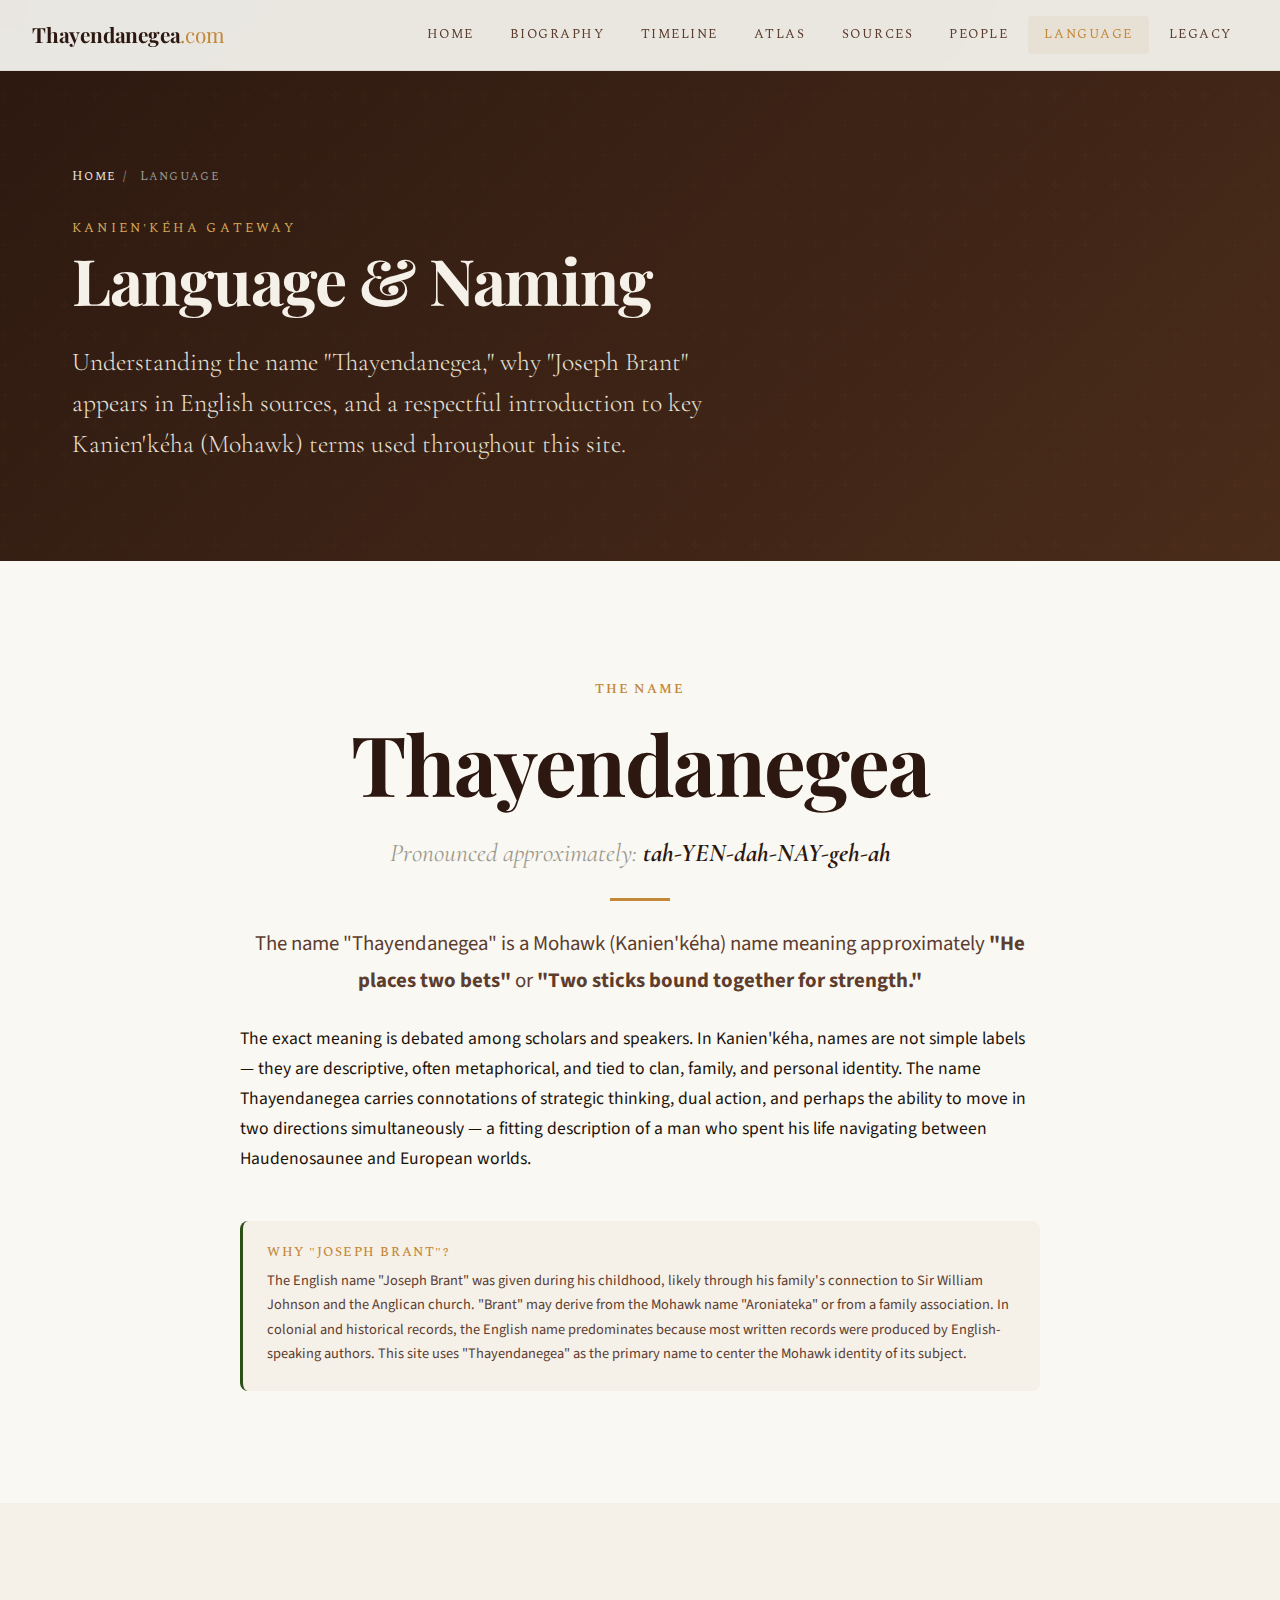
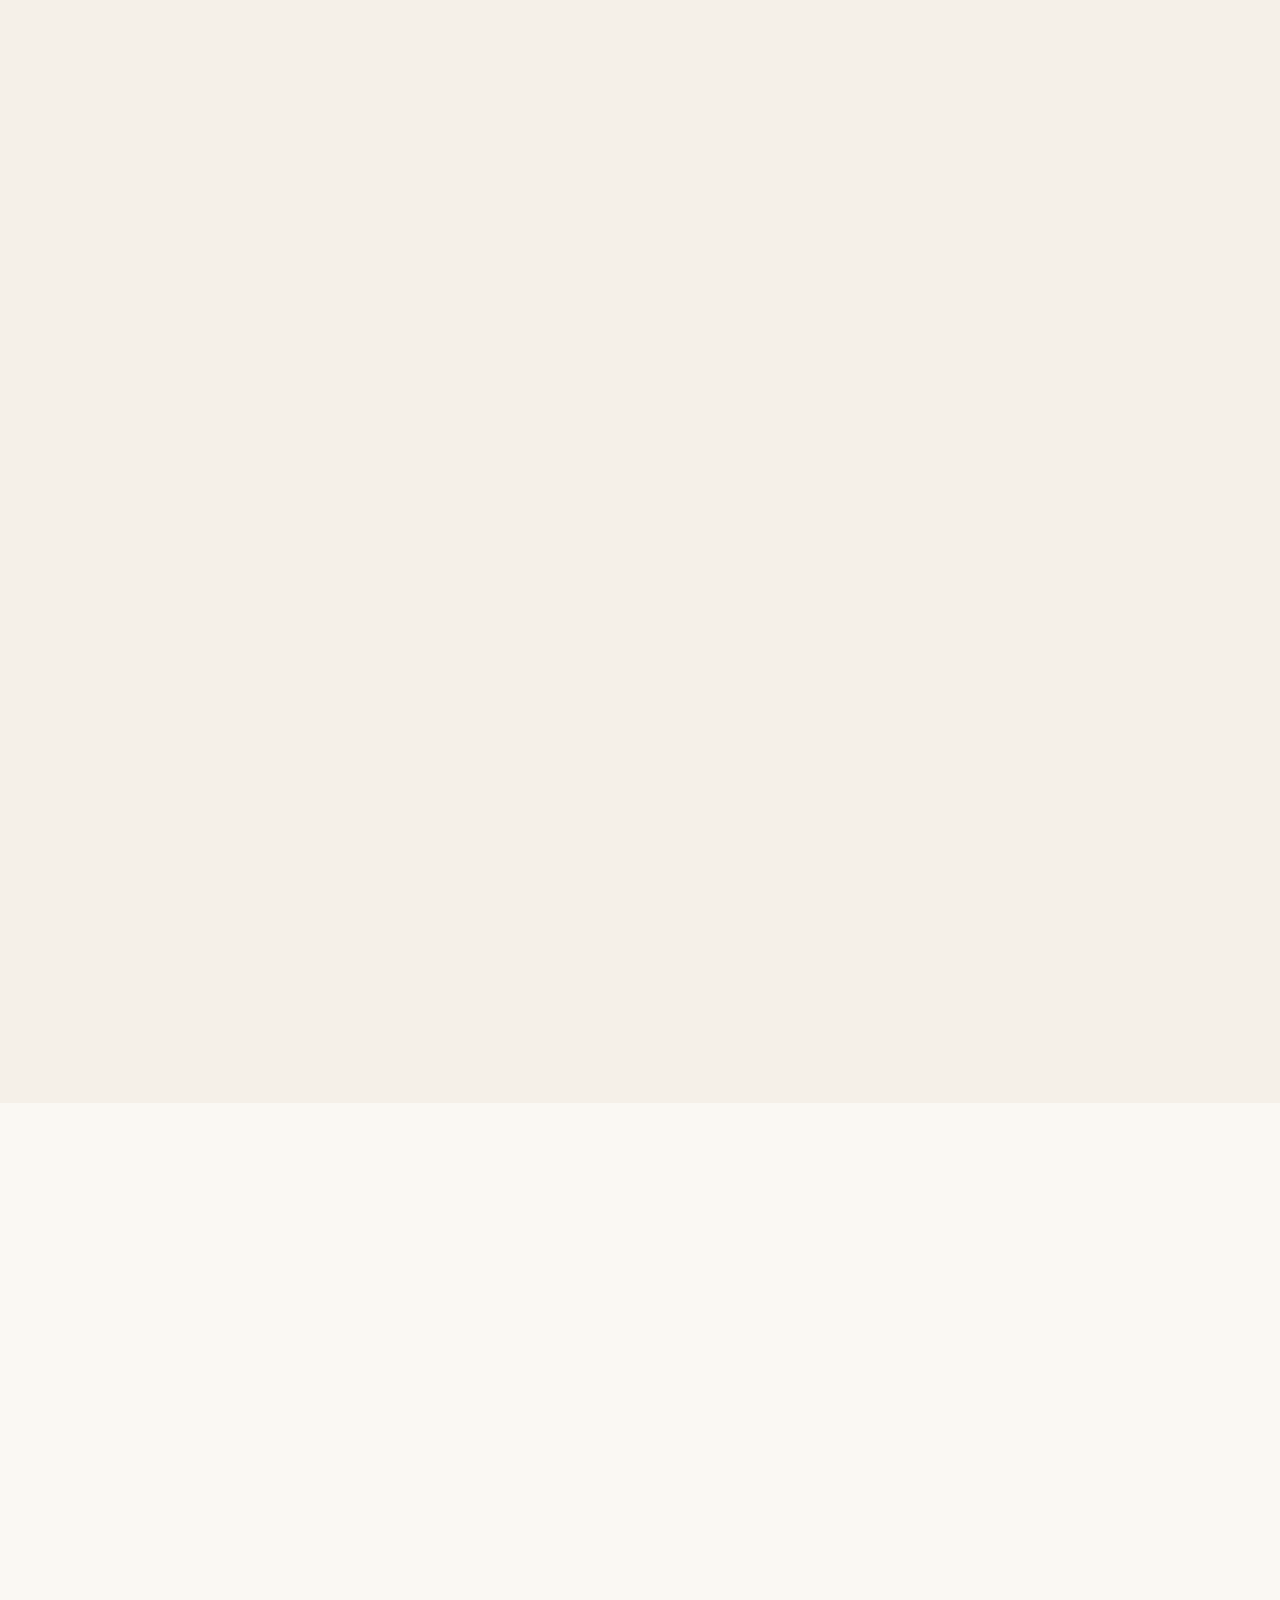
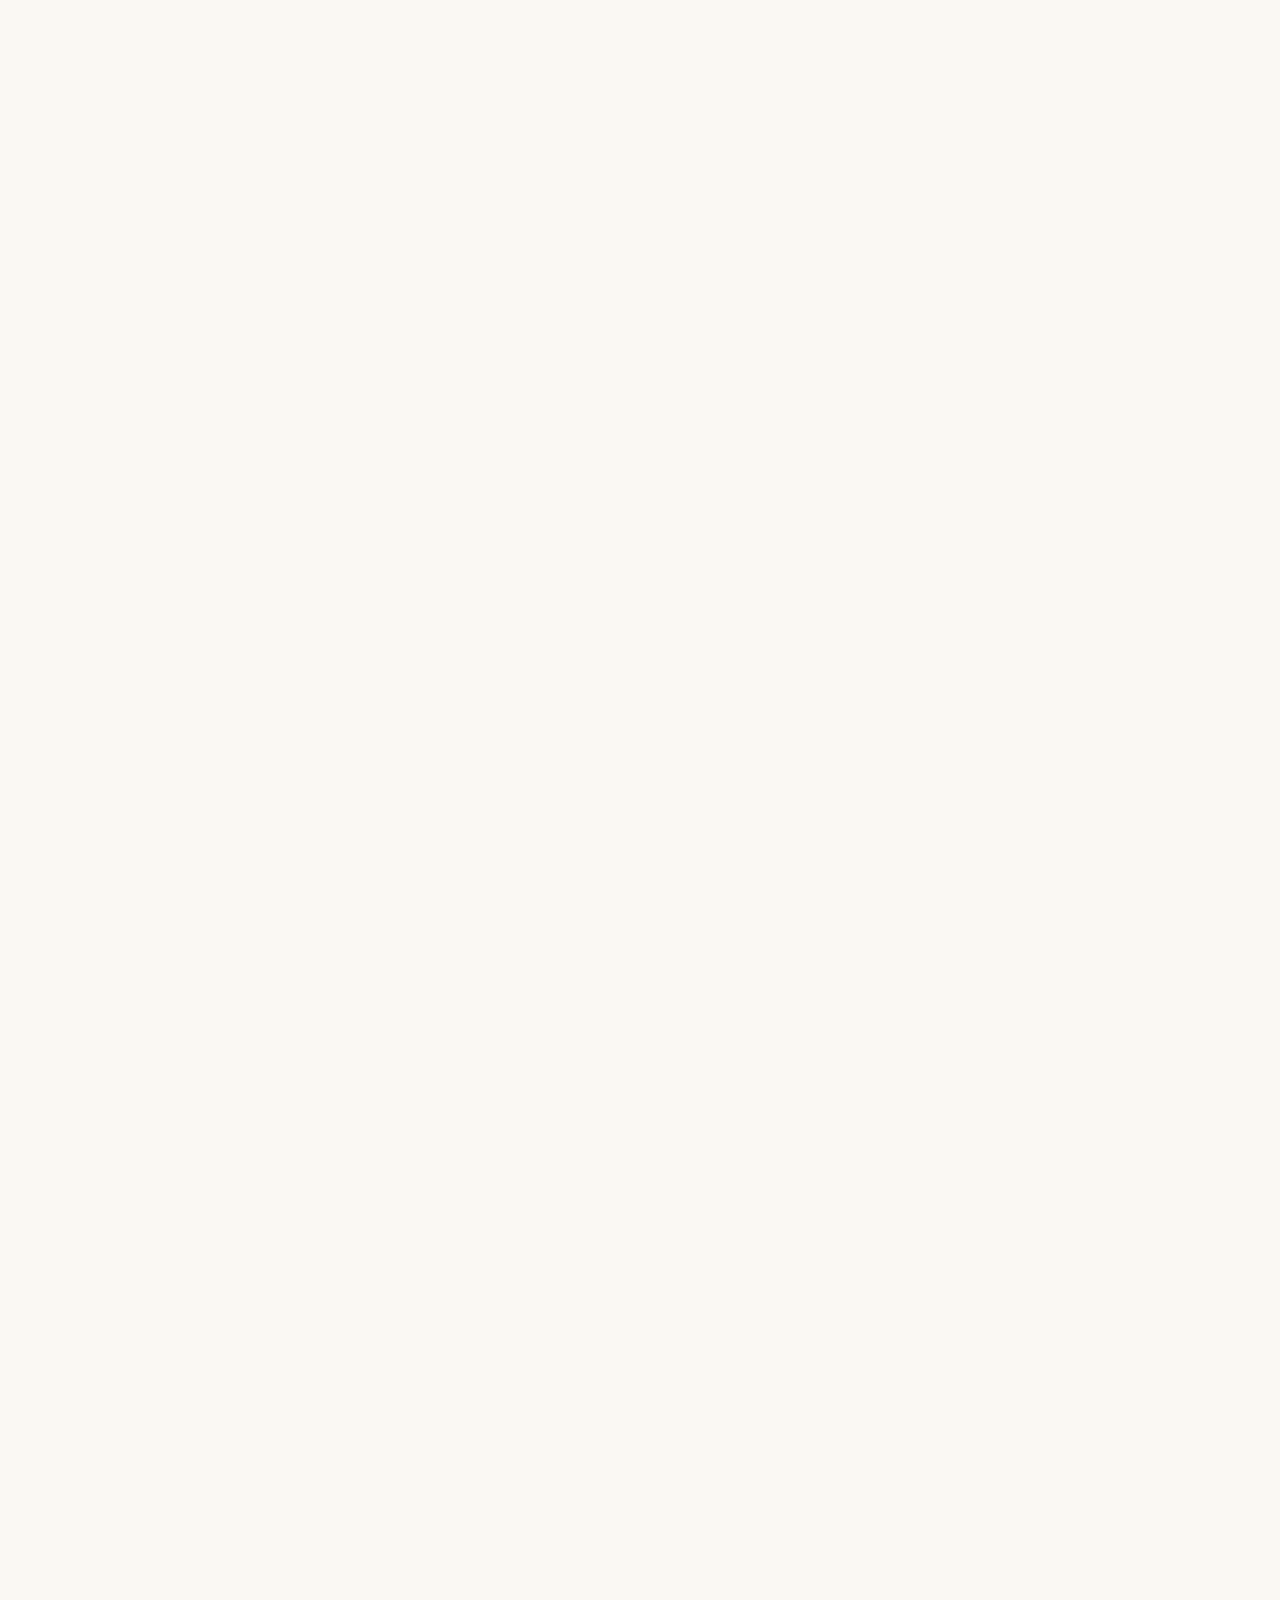
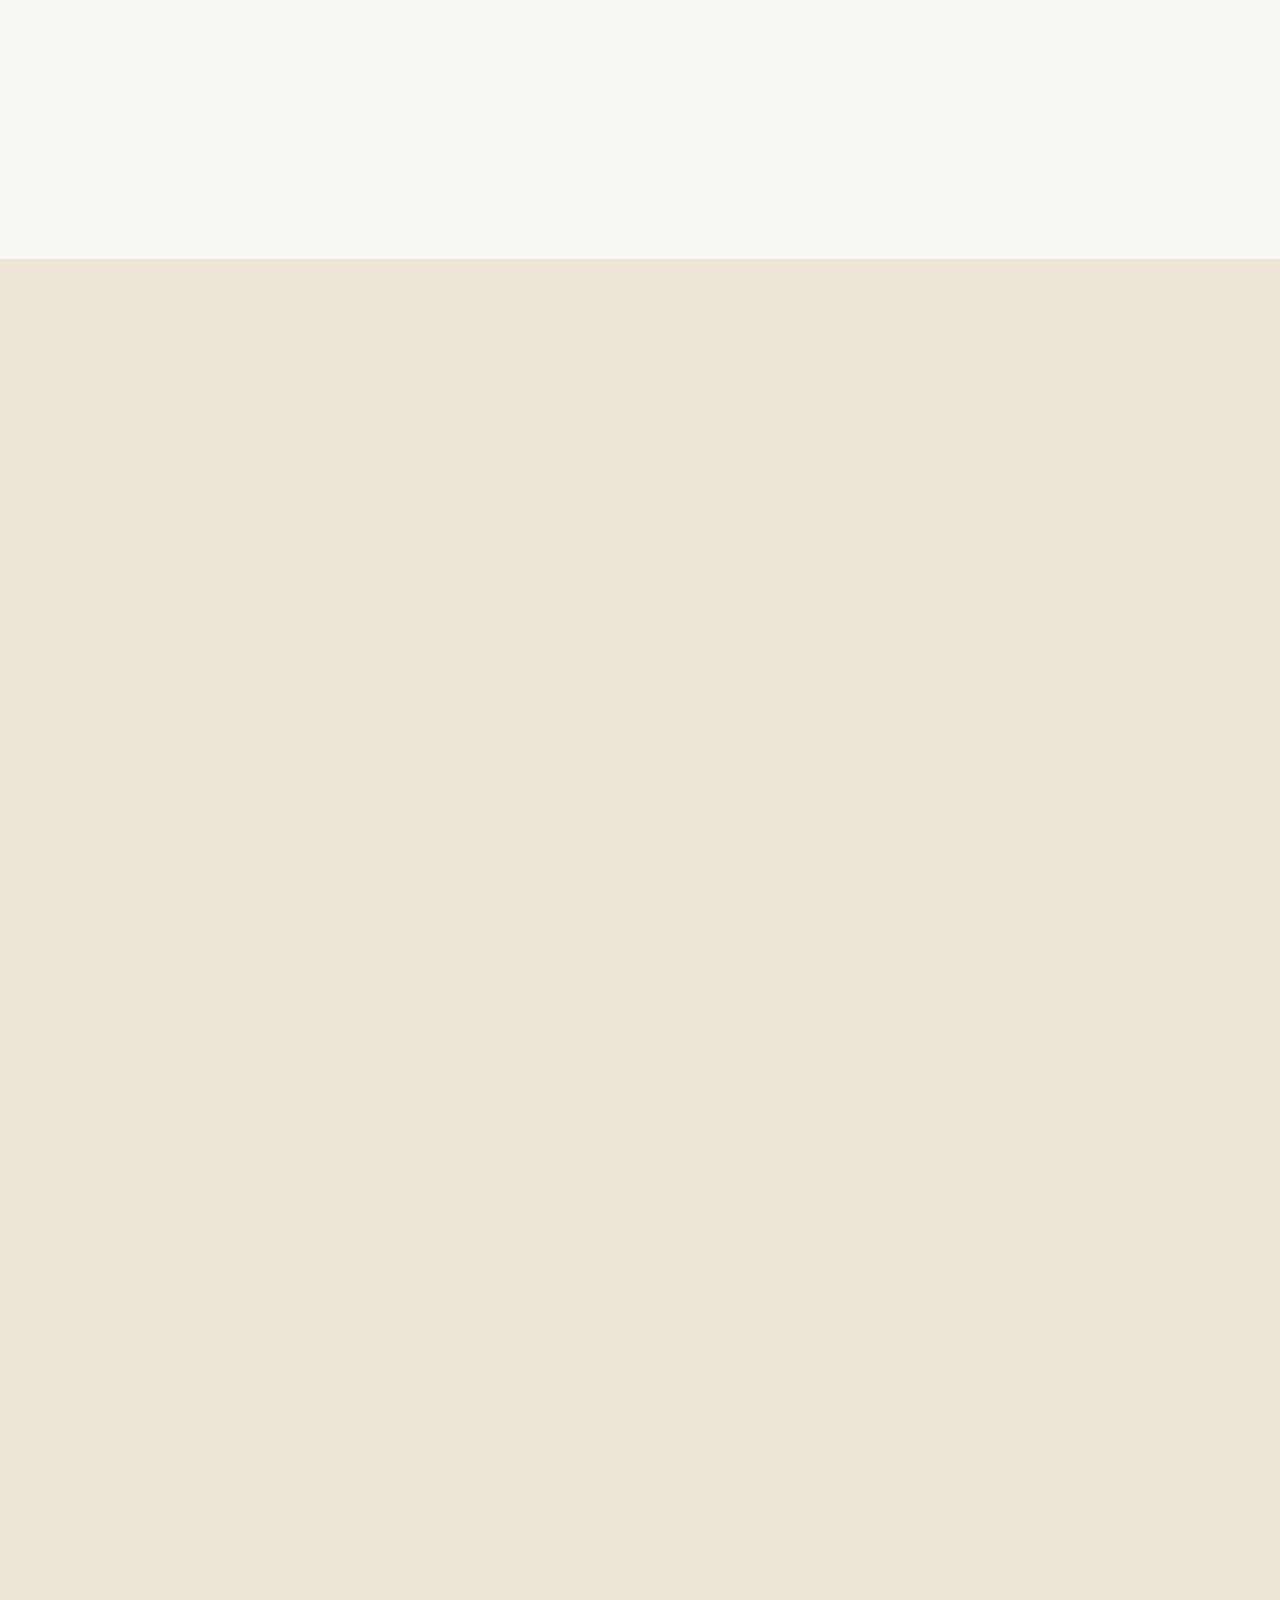
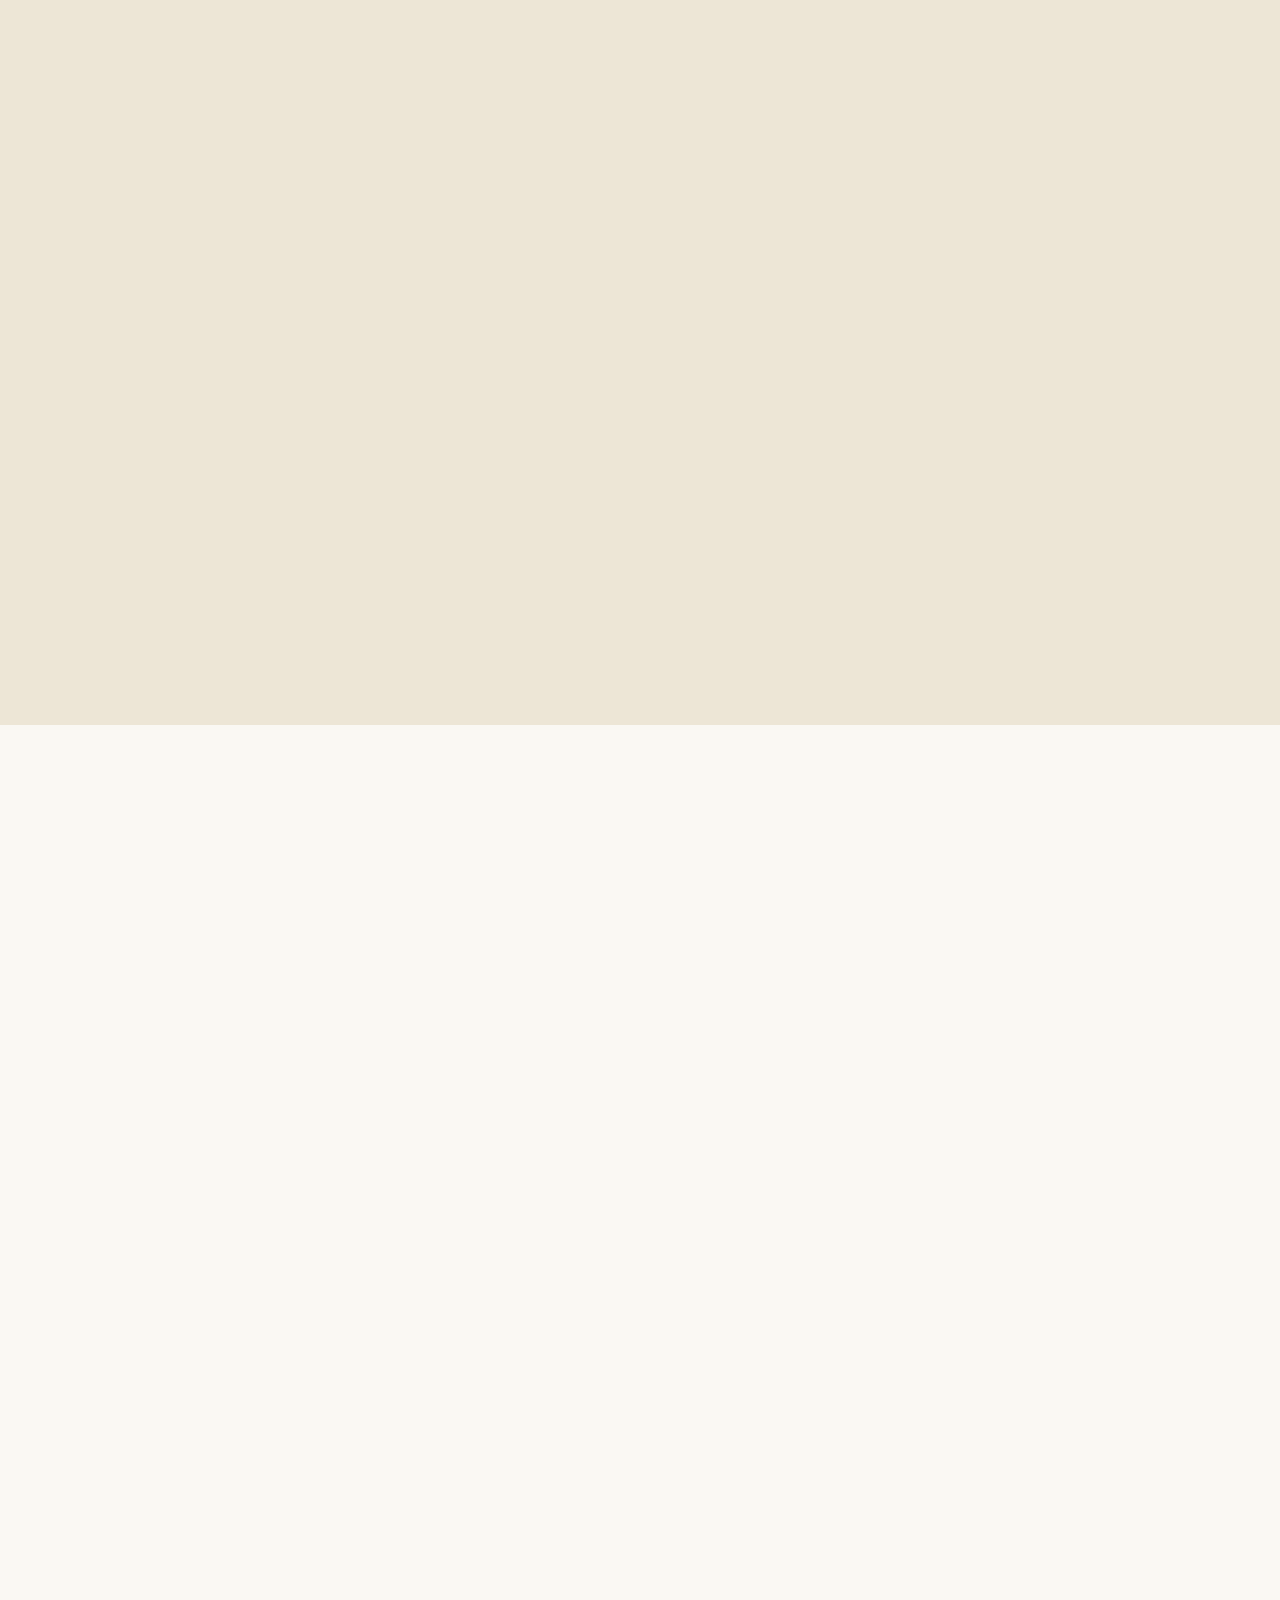
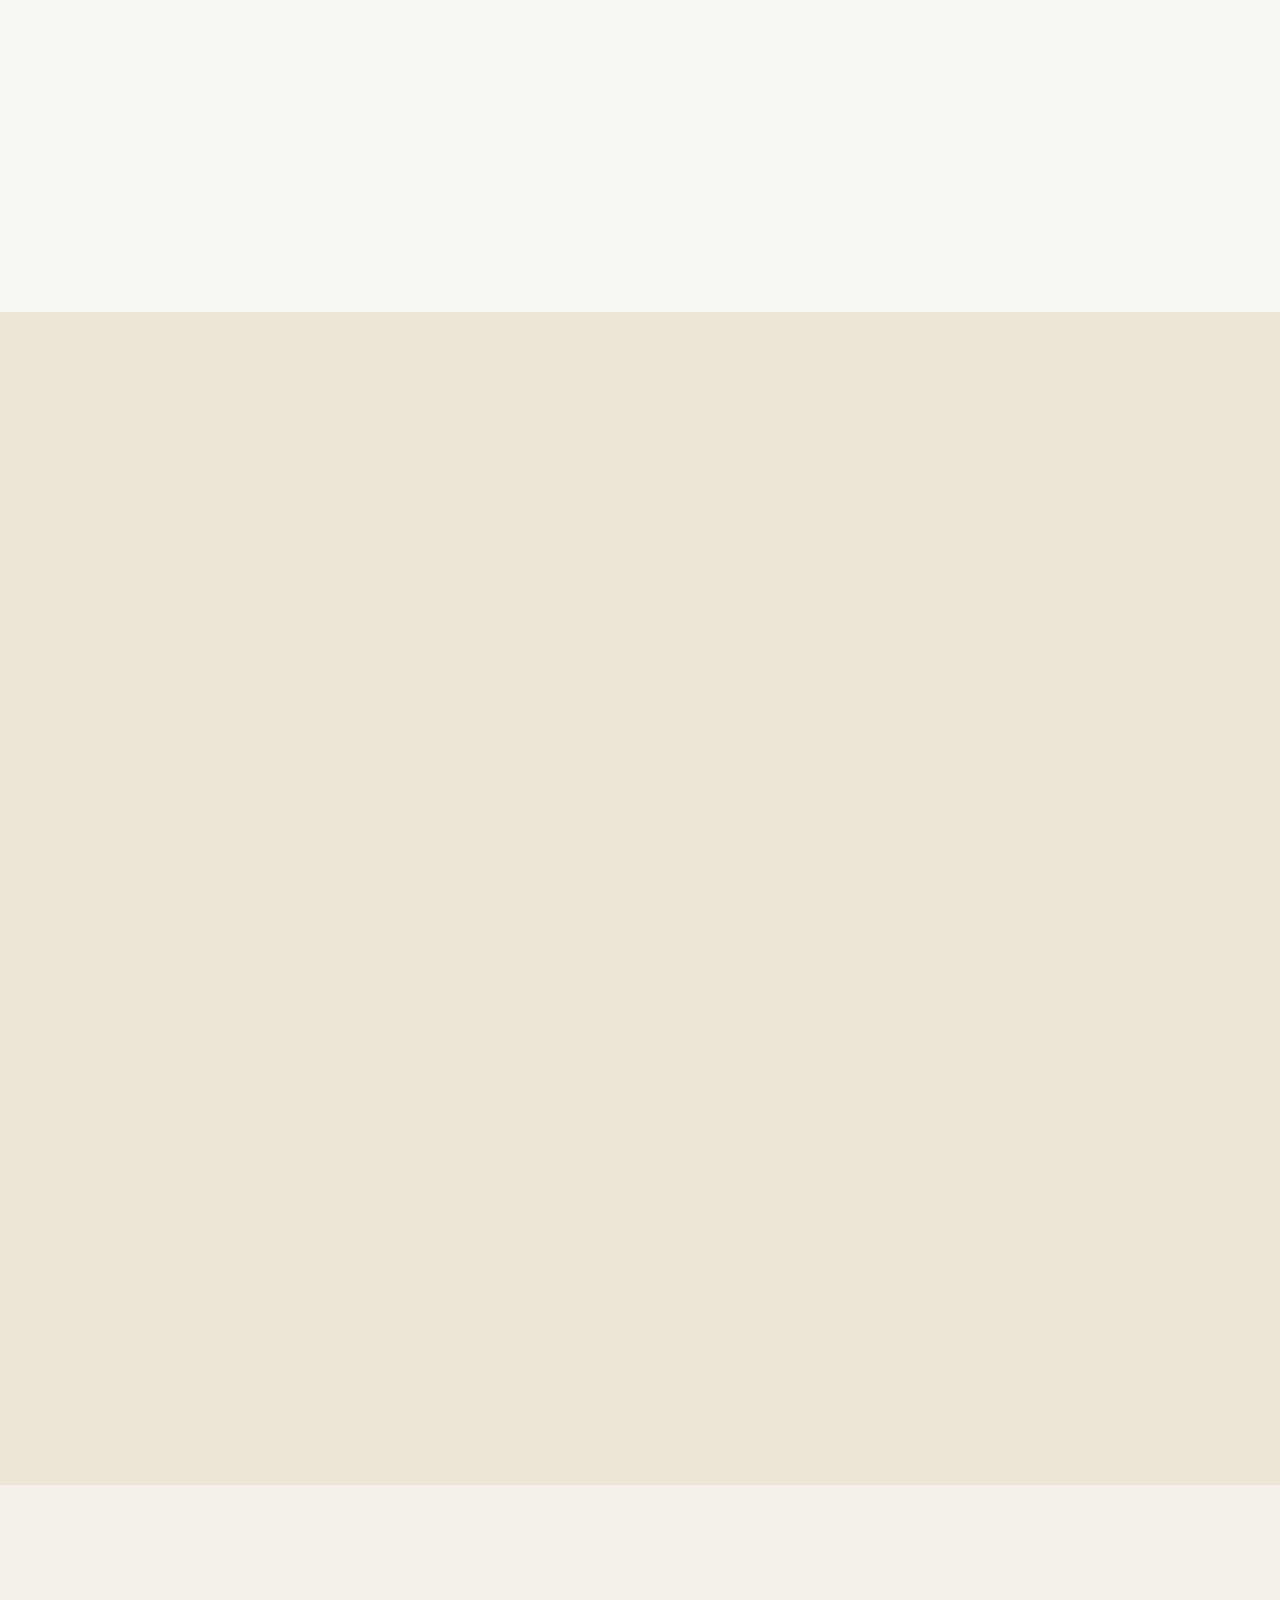
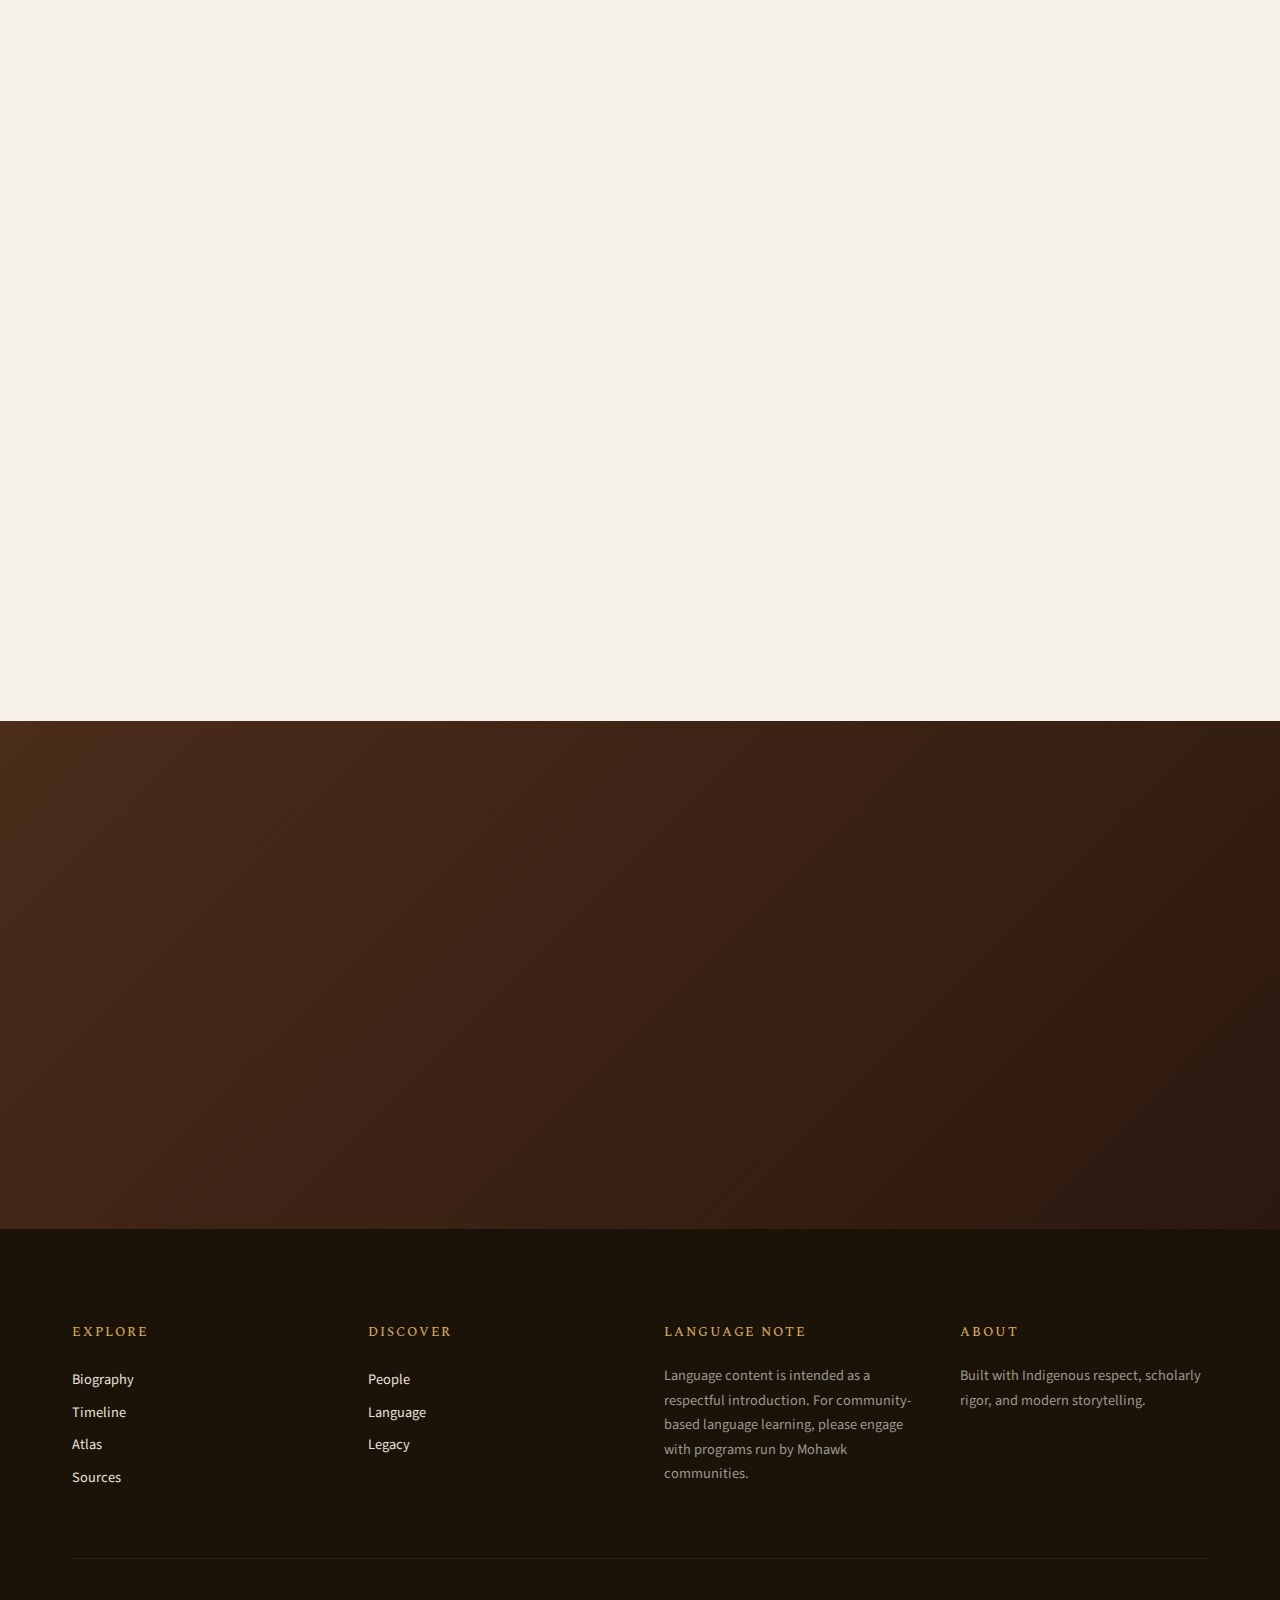
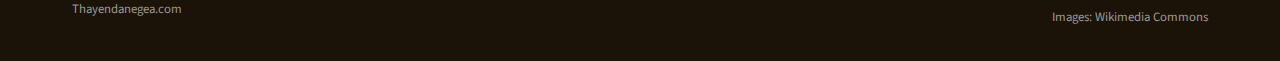
<file: language.html>
<!DOCTYPE html>
<html lang="en">
<head>
  <meta charset="UTF-8">
  <meta name="viewport" content="width=device-width, initial-scale=1.0">
  <title>Language &amp; Naming — Kanien'kéha (Mohawk) &amp; the Name Thayendanegea</title>
  <meta name="description" content="Understand the name Thayendanegea, explore Mohawk (Kanien'kéha) pronunciation, and discover key Haudenosaunee terms used in historical context. A respectful gateway to the Mohawk language.">
  <meta name="keywords" content="Thayendanegea meaning, Kanien'kéha, Mohawk language, Haudenosaunee language, Joseph Brant name, Mohawk pronunciation, Indigenous languages, Six Nations language">
  <link rel="canonical" href="https://thayendanegea.com/language.html">

  <meta property="og:title" content="Language &amp; Naming — Kanien'kéha (Mohawk)">
  <meta property="og:description" content="Understand the name Thayendanegea and explore the Mohawk language.">
  <meta property="og:url" content="https://thayendanegea.com/language.html">
  <meta property="og:type" content="website">
  <meta name="twitter:card" content="summary">

  <script type="application/ld+json">
  {
    "@context": "https://schema.org",
    "@type": "WebPage",
    "name": "Language & Naming — Kanien'kéha (Mohawk)",
    "description": "A respectful gateway to the Mohawk language and the name Thayendanegea."
  }
  </script>

  <link rel="icon" href="favicon.svg" type="image/svg+xml">
  <link rel="stylesheet" href="css/styles.css">
</head>
<body>

  <header class="site-header" id="site-header">
    <nav class="nav-wrapper">
      <a href="index.html" class="site-logo">Thayendanegea<span>.com</span></a>
      <div class="nav-links">
        <a href="index.html">Home</a><a href="biography.html">Biography</a><a href="timeline.html">Timeline</a><a href="atlas.html">Atlas</a><a href="sources.html">Sources</a><a href="people.html">People</a><a href="language.html" class="active">Language</a><a href="legacy.html">Legacy</a>
      </div>
      <button class="nav-toggle" aria-label="Toggle navigation"><span></span><span></span><span></span></button>
    </nav>
  </header>
  <div class="mobile-overlay"></div>
  <nav class="mobile-menu"><a href="index.html">Home</a><a href="biography.html">Biography</a><a href="timeline.html">Timeline</a><a href="atlas.html">Atlas</a><a href="sources.html">Sources</a><a href="people.html">People</a><a href="language.html">Language</a><a href="legacy.html">Legacy</a></nav>

  <main>
    <section class="page-hero">
      <div class="container page-hero__content">
        <nav class="breadcrumbs"><a href="index.html">Home</a><span>/</span><span>Language</span></nav>
        <span class="page-hero__eyebrow">Kanien'kéha Gateway</span>
        <h1 class="page-hero__title">Language &amp; Naming</h1>
        <p class="page-hero__desc">
          Understanding the name "Thayendanegea," why "Joseph Brant" appears in English sources,
          and a respectful introduction to key Kanien'kéha (Mohawk) terms used throughout this site.
        </p>
      </div>
    </section>

    <!-- THE NAME -->
    <section class="section">
      <div class="container">
        <div class="grid" style="grid-template-columns: 1fr; gap: var(--space-3xl);">

          <!-- Thayendanegea -->
          <article class="reveal" style="max-width: 800px; margin: 0 auto;">
            <div class="text-center">
              <span class="accent-text">The Name</span>
              <h2 class="display-text mt-md" style="font-size: var(--text-5xl);">Thayendanegea</h2>
              <p style="font-family: var(--font-heading); font-size: var(--text-xl); color: var(--color-mist); font-style: italic; margin-top: var(--space-md);">
                Pronounced approximately: <strong style="color: var(--color-bark);">tah-YEN-dah-NAY-geh-ah</strong>
              </p>
              <div class="divider divider--center mt-lg mb-2xl"></div>
            </div>

            <p class="lead-text text-center">
              The name "Thayendanegea" is a Mohawk (Kanien'kéha) name meaning approximately
              <strong>"He places two bets"</strong> or <strong>"Two sticks bound together for strength."</strong>
            </p>

            <p class="mt-lg">
              The exact meaning is debated among scholars and speakers. In Kanien'kéha, names are not simple labels — they are descriptive, often metaphorical, and tied to clan, family, and personal identity. The name Thayendanegea carries connotations of strategic thinking, dual action, and perhaps the ability to move in two directions simultaneously — a fitting description of a man who spent his life navigating between Haudenosaunee and European worlds.
            </p>

            <div class="chapter__fact-box mt-2xl" style="border-left-color: var(--color-forest);">
              <h4>Why "Joseph Brant"?</h4>
              <p style="font-size: var(--text-sm); color: var(--color-walnut);">
                The English name "Joseph Brant" was given during his childhood, likely through his family's connection to Sir William Johnson and the Anglican church. "Brant" may derive from the Mohawk name "Aroniateka" or from a family association. In colonial and historical records, the English name predominates because most written records were produced by English-speaking authors. This site uses "Thayendanegea" as the primary name to center the Mohawk identity of its subject.
              </p>
            </div>
          </article>
        </div>
      </div>
    </section>

    <!-- KANIEN'KÉHA INTRODUCTION -->
    <section class="section section--parchment">
      <div class="container">
        <div class="text-center mb-3xl reveal">
          <span class="accent-text">The Language</span>
          <h2 class="display-text mt-md">Kanien'kéha — The Mohawk Language</h2>
          <div class="divider divider--center mt-lg"></div>
          <p class="lead-text mt-lg" style="max-width: 650px; margin-left: auto; margin-right: auto;">
            Kanien'kéha is the language of the Kanien'kehá:ka — the People of the Flint, the Mohawk nation.
            It belongs to the Iroquoian language family and is a living language spoken today.
          </p>
        </div>

        <div class="reveal" style="max-width: 800px; margin: 0 auto;">
          <p>
            Kanien'kéha is a polysynthetic language — meaning that complex ideas can be expressed in single words built from many meaningful parts. A single Mohawk word can contain what English would need an entire sentence to express. This linguistic structure reflects a different way of organizing knowledge and experience.
          </p>

          <p class="mt-lg">
            The language is currently classified as endangered, with approximately 3,500 speakers remaining — most of them at the Six Nations of the Grand River and Kahnawà:ke near Montreal. Revitalization efforts are underway through immersion schools, community programs, and digital resources.
          </p>

          <blockquote class="mt-2xl">
            Language is not just a communication tool — it carries within it an entire way of understanding the world. When a language disappears, a unique perspective on reality disappears with it.
          </blockquote>

          <div class="chapter__fact-box mt-2xl" style="border-left-color: var(--color-ochre);">
            <h4>A Note on Representation</h4>
            <p style="font-size: var(--text-sm); color: var(--color-walnut);">
              The language content on this page is intended as a respectful introduction for general audiences. It is not a substitute for community-based language learning. For serious study, we encourage engagement with programs run by Mohawk communities, such as those at the Six Nations of the Grand River and Kahnawà:ke.
            </p>
          </div>
        </div>
      </div>
    </section>

    <!-- GREETINGS & ESSENTIAL WORDS -->
    <section class="section">
      <div class="container">
        <div class="text-center mb-3xl reveal">
          <span class="accent-text">Key Terms</span>
          <h2 class="display-text mt-md">Essential Words &amp; Phrases</h2>
          <p class="lead-text mt-md" style="max-width: 600px; margin: 0 auto;">
            Key Kanien'kéha words and phrases that appear throughout this site and in the historical record.
          </p>
        </div>

        <div class="grid grid-2 stagger-children" style="max-width: 900px; margin: 0 auto;">

          <div class="word-card">
            <div class="word-card__mohawk">Shé:kon</div>
            <div class="word-card__pronunciation">SHAY-gohn</div>
            <p class="word-card__english">Hello / Greetings / I am still alive</p>
            <p class="word-card__context">A common greeting. The literal meaning — "I am still alive" — reflects a worldview in which meeting someone is an affirmation of continued existence.</p>
          </div>

          <div class="word-card">
            <div class="word-card__mohawk">Niá:wen</div>
            <div class="word-card__pronunciation">nee-AH-wehn</div>
            <p class="word-card__english">Thank you</p>
            <p class="word-card__context">An expression of gratitude used in everyday and ceremonial contexts.</p>
          </div>

          <div class="word-card">
            <div class="word-card__mohawk">Kanien'kehá:ka</div>
            <div class="word-card__pronunciation">gah-nyehn-geh-HAH-gah</div>
            <p class="word-card__english">People of the Flint (The Mohawk people)</p>
            <p class="word-card__context">The self-designation of the Mohawk nation. The name refers to the flint found in their homeland, used for tools and fire.</p>
          </div>

          <div class="word-card">
            <div class="word-card__mohawk">Kanien'kéha</div>
            <div class="word-card__pronunciation">gah-nyehn-GEH-hah</div>
            <p class="word-card__english">The Mohawk language</p>
            <p class="word-card__context">The name of the language itself — "the Flint speech." One of the six Haudenosaunee languages.</p>
          </div>

          <div class="word-card">
            <div class="word-card__mohawk">Haudenosaunee</div>
            <div class="word-card__pronunciation">hoe-dee-noh-SHAW-nee</div>
            <p class="word-card__english">People of the Longhouse</p>
            <p class="word-card__context">The collective name for the Six Nations Confederacy. The longhouse metaphor describes both the literal communal dwelling and the political structure — each nation occupying a position in the metaphorical Longhouse.</p>
          </div>

          <div class="word-card">
            <div class="word-card__mohawk">Kaianere'kó:wa</div>
            <div class="word-card__pronunciation">guy-ah-neh-reh-GOH-wah</div>
            <p class="word-card__english">The Great Law of Peace</p>
            <p class="word-card__context">The oral constitution of the Haudenosaunee Confederacy. One of the oldest systems of participatory governance on Earth. Establishes councils, consensus, and the roles of clan mothers and chiefs.</p>
          </div>

          <div class="word-card">
            <div class="word-card__mohawk">Ohén:ton Karihwatéhkwen</div>
            <div class="word-card__pronunciation">oh-HEHN-tohn gah-ree-wah-TEHK-wehn</div>
            <p class="word-card__english">The Thanksgiving Address ("Words Before All Else")</p>
            <p class="word-card__context">A ceremonial address recited before all Haudenosaunee gatherings. It acknowledges and gives thanks to all elements of the natural world — people, earth, water, plants, animals, sun, moon, and the Creator.</p>
          </div>

          <div class="word-card">
            <div class="word-card__mohawk">Rotinonsionni</div>
            <div class="word-card__pronunciation">roh-dee-nohn-see-OH-nee</div>
            <p class="word-card__english">They are building the longhouse</p>
            <p class="word-card__context">An alternative term for the Haudenosaunee, emphasizing the active, ongoing nature of the Confederacy — it is not a finished structure but a continuous process of building and maintaining peace.</p>
          </div>

          <div class="word-card">
            <div class="word-card__mohawk">Tsi Tyonnheht Onkwawén:na</div>
            <div class="word-card__pronunciation">jee jyohn-HEHT ohn-gwa-WEHN-nah</div>
            <p class="word-card__english">"Where our language lives"</p>
            <p class="word-card__context">The name of a Mohawk language revitalization program at the Six Nations of the Grand River — a modern effort to ensure Kanien'kéha survives and thrives.</p>
          </div>

          <div class="word-card">
            <div class="word-card__mohawk">Wampum</div>
            <div class="word-card__pronunciation">WAHM-pum</div>
            <p class="word-card__english">Shell beads used for record-keeping and diplomacy</p>
            <p class="word-card__context">Wampum belts serve as mnemonic devices for treaties, agreements, and historical records. They are not "money" — they are records, pledges, and symbols of political commitment. From the Algonquian word "wampumpeag."</p>
          </div>

        </div>
      </div>
    </section>

    <!-- NUMBERS -->
    <section class="section section--linen" id="numbers">
      <div class="container">
        <div class="text-center mb-3xl reveal">
          <span class="accent-text">Counting in Mohawk</span>
          <h2 class="display-text mt-md">Numbers in Kanien'k&eacute;ha</h2>
          <p class="lead-text mt-md" style="max-width: 600px; margin: 0 auto;">
            The Mohawk number system reflects a base-ten structure. These are the foundational numbers.
          </p>
        </div>

        <div class="grid grid-5 stagger-children" style="max-width: 1000px; margin: 0 auto;">
          <div class="number-card reveal">
            <div class="number-card__digit">1</div>
            <div class="number-card__mohawk">&Eacute;nska</div>
            <div class="number-card__pronunciation">EHN-skah</div>
          </div>
          <div class="number-card reveal">
            <div class="number-card__digit">2</div>
            <div class="number-card__mohawk">T&eacute;keni</div>
            <div class="number-card__pronunciation">TEH-geh-nee</div>
          </div>
          <div class="number-card reveal">
            <div class="number-card__digit">3</div>
            <div class="number-card__mohawk">&Aacute;hsen</div>
            <div class="number-card__pronunciation">AH-sehn</div>
          </div>
          <div class="number-card reveal">
            <div class="number-card__digit">4</div>
            <div class="number-card__mohawk">Ka&iacute;eri</div>
            <div class="number-card__pronunciation">gah-YEH-ree</div>
          </div>
          <div class="number-card reveal">
            <div class="number-card__digit">5</div>
            <div class="number-card__mohawk">W&iacute;sk</div>
            <div class="number-card__pronunciation">WEESK</div>
          </div>
          <div class="number-card reveal">
            <div class="number-card__digit">6</div>
            <div class="number-card__mohawk">I&aacute;ia'k</div>
            <div class="number-card__pronunciation">ee-AH-yahk</div>
          </div>
          <div class="number-card reveal">
            <div class="number-card__digit">7</div>
            <div class="number-card__mohawk">Ts&aacute;ta</div>
            <div class="number-card__pronunciation">JAH-dah</div>
          </div>
          <div class="number-card reveal">
            <div class="number-card__digit">8</div>
            <div class="number-card__mohawk">Sha't&eacute;:kon</div>
            <div class="number-card__pronunciation">shah-TEH-gohn</div>
          </div>
          <div class="number-card reveal">
            <div class="number-card__digit">9</div>
            <div class="number-card__mohawk">T&iacute;ohton</div>
            <div class="number-card__pronunciation">dee-OH-tohn</div>
          </div>
          <div class="number-card reveal">
            <div class="number-card__digit">10</div>
            <div class="number-card__mohawk">Oiá:ri</div>
            <div class="number-card__pronunciation">oh-YAH-ree</div>
          </div>
        </div>
      </div>
    </section>

    <!-- PLACE NAMES -->
    <section class="section section--linen">
      <div class="container">
        <div class="text-center mb-3xl reveal">
          <span class="accent-text">Geography in Language</span>
          <h2 class="display-text mt-md">Place Names in Kanien'kéha</h2>
          <p class="lead-text mt-md" style="max-width: 600px; margin: 0 auto;">
            Many places in northeastern North America carry names derived from Haudenosaunee languages. Understanding these names reconnects the landscape to its Indigenous meaning.
          </p>
        </div>

        <div class="grid grid-3 stagger-children" style="max-width: 1000px; margin: 0 auto;">

          <div class="word-card" style="border-left-color: var(--color-ochre);">
            <div class="word-card__mohawk">Kahnawà:ke</div>
            <div class="word-card__pronunciation">gah-nah-WAH-geh</div>
            <p class="word-card__english">"On the rapids"</p>
            <p class="word-card__context">Mohawk community near Montreal, Quebec. One of the largest Kanien'kéha-speaking communities today.</p>
          </div>

          <div class="word-card" style="border-left-color: var(--color-ochre);">
            <div class="word-card__mohawk">Ohswé:ken</div>
            <div class="word-card__pronunciation">oh-SHWAY-gehn</div>
            <p class="word-card__english">"Where the willow grows"</p>
            <p class="word-card__context">The Mohawk name for a community within the Six Nations of the Grand River territory.</p>
          </div>

          <div class="word-card" style="border-left-color: var(--color-ochre);">
            <div class="word-card__mohawk">Tiohtià:ke</div>
            <div class="word-card__pronunciation">joh-DYAH-geh</div>
            <p class="word-card__english">"Where the group divided"</p>
            <p class="word-card__context">The Kanien'kéha name for the island of Montreal — a reminder that this major city sits on unceded Indigenous land.</p>
          </div>

          <div class="word-card" style="border-left-color: var(--color-ochre);">
            <div class="word-card__mohawk">Ontario</div>
            <div class="word-card__pronunciation">on-TAR-ee-oh</div>
            <p class="word-card__english">"Beautiful lake" or "Sparkling water"</p>
            <p class="word-card__context">The province and lake both carry a Haudenosaunee-derived name — a daily reminder of Indigenous presence embedded in the landscape.</p>
          </div>

          <div class="word-card" style="border-left-color: var(--color-ochre);">
            <div class="word-card__mohawk">Kaniatarowanenneh</div>
            <div class="word-card__pronunciation">gah-nyah-dah-roh-wah-NEHN-neh</div>
            <p class="word-card__english">"Big waterway" (St. Lawrence River)</p>
            <p class="word-card__context">The Mohawk name for the St. Lawrence River — the great waterway that shaped trade, travel, and diplomacy for centuries.</p>
          </div>

          <div class="word-card" style="border-left-color: var(--color-ochre);">
            <div class="word-card__mohawk">Onondaga</div>
            <div class="word-card__pronunciation">oh-nohn-DAH-gah</div>
            <p class="word-card__english">"On the hill"</p>
            <p class="word-card__context">The Onondaga nation — Keepers of the Central Fire of the Confederacy. Their territory was the political and spiritual center of the Haudenosaunee world.</p>
          </div>

        </div>
      </div>
    </section>

    <!-- POLYSYNTHETIC LANGUAGE DEMO -->
    <section class="section">
      <div class="container container--sm">
        <div class="text-center mb-3xl reveal">
          <span class="accent-text">How the Language Works</span>
          <h2 class="display-text mt-md">A Polysynthetic Language</h2>
          <div class="divider divider--center mt-lg"></div>
          <p class="lead-text mt-lg" style="max-width: 620px; margin: 0 auto;">
            In Kanien'keha, a single word can express what English needs an entire sentence to say. Words are built from many meaningful parts combined together.
          </p>
        </div>

        <div class="reveal">
          <div class="word-breakdown">
            <div class="word-breakdown__header">
              <h3 class="word-breakdown__word">Washakotya'tawitsherahetken'</h3>
              <p class="word-breakdown__english">"He made the thing that one puts on one's body ugly for her"</p>
            </div>
            <div class="word-breakdown__parts">
              <div class="word-part">
                <span class="word-part__segment">wa-</span>
                <span class="word-part__meaning">factual</span>
              </div>
              <div class="word-part">
                <span class="word-part__segment">-shako-</span>
                <span class="word-part__meaning">he/her</span>
              </div>
              <div class="word-part">
                <span class="word-part__segment">-tya'ta-</span>
                <span class="word-part__meaning">body</span>
              </div>
              <div class="word-part">
                <span class="word-part__segment">-wi-</span>
                <span class="word-part__meaning">put on</span>
              </div>
              <div class="word-part">
                <span class="word-part__segment">-tsher-</span>
                <span class="word-part__meaning">nominalizer</span>
              </div>
              <div class="word-part">
                <span class="word-part__segment">-a-</span>
                <span class="word-part__meaning">join</span>
              </div>
              <div class="word-part">
                <span class="word-part__segment">-hetken-</span>
                <span class="word-part__meaning">be ugly</span>
              </div>
              <div class="word-part">
                <span class="word-part__segment">-'</span>
                <span class="word-part__meaning">punctual</span>
              </div>
            </div>
          </div>

          <div class="grid grid-2 mt-2xl" style="gap: var(--space-xl);">
            <div class="chapter__fact-box" style="border-left-color: var(--color-forest);">
              <h4>Why This Matters</h4>
              <p style="font-size: var(--text-sm); color: var(--color-walnut);">
                In English, you build sentences from separate words arranged in order. In Kanien'keha, you build <em>words</em> from meaningful parts assembled together. The entire sentence above is expressed in a single Mohawk word. This is not unusual — it is how the language normally works.
              </p>
            </div>
            <div class="chapter__fact-box" style="border-left-color: var(--color-ochre);">
              <h4>Translation Challenge</h4>
              <p style="font-size: var(--text-sm); color: var(--color-walnut);">
                When Thayendanegea translated the Bible into Kanien'keha, he had to bridge this fundamental structural difference. Concepts that are one word in English might need to be assembled from scratch in Mohawk, and vice versa. Each translation choice was a creative act.
              </p>
            </div>
          </div>
        </div>
      </div>
    </section>

    <!-- THAYENDANEGEA AS TRANSLATOR -->
    <section class="section section--linen">
      <div class="container container--sm">
        <div class="text-center mb-2xl reveal">
          <span class="accent-text">Translation as Power</span>
          <h2 class="display-text mt-md">Thayendanegea the Translator</h2>
          <div class="divider divider--center mt-lg"></div>
        </div>

        <div class="reveal">
          <p class="lead-text">
            Thayendanegea was not just bilingual — he was a cultural translator, someone who could move ideas and meaning between radically different worldviews.
          </p>

          <p class="mt-lg">
            His translation work included portions of the Bible and the Book of Common Prayer into Mohawk. This was not simple word-for-word substitution — it required finding Mohawk concepts that could carry Christian theological meaning, and vice versa. In doing so, he performed one of the most intellectually demanding tasks imaginable: bridging two complete systems of understanding.
          </p>

          <p class="mt-lg">
            He also served as a diplomatic interpreter at treaty negotiations, where the stakes of accurate translation were life and death. A misunderstood phrase in a treaty could mean the difference between retaining territory and losing it. His linguistic skills gave him power that few people in his era possessed — the ability to stand at the exact point where two civilizations met and shape what each heard.
          </p>

          <blockquote class="mt-2xl">
            Translation is never neutral. Every choice of word, every metaphor selected or rejected, shapes the meaning that crosses the bridge between languages. Thayendanegea understood this — and used it.
          </blockquote>
        </div>
      </div>
    </section>

    <!-- LANGUAGE VITALITY -->
    <section class="section section--parchment">
      <div class="container">
        <div class="text-center mb-3xl reveal">
          <span class="accent-text">Language Vitality</span>
          <h2 class="display-text mt-md">Kanien'k&eacute;ha Today</h2>
          <div class="divider divider--center mt-lg"></div>
        </div>

        <div class="stats-row reveal">
          <div class="stat">
            <div class="stat__number" data-count="3500" data-suffix="+">0</div>
            <div class="stat__label">Estimated Speakers</div>
          </div>
          <div class="stat">
            <div class="stat__number" data-count="6">0</div>
            <div class="stat__label">Major Communities</div>
          </div>
          <div class="stat">
            <div class="stat__number" data-count="3">0</div>
            <div class="stat__label">Immersion Schools</div>
          </div>
          <div class="stat">
            <div class="stat__number" data-count="1">0</div>
            <div class="stat__label">Living Language</div>
          </div>
        </div>

        <div class="grid grid-3 mt-3xl stagger-children" style="max-width: 900px; margin: 0 auto;">
          <div class="card reveal">
            <div class="card__body" style="text-align: center;">
              <span class="card__eyebrow">Status</span>
              <h3 class="card__title">Endangered</h3>
              <p class="card__desc">
                UNESCO classifies Kanien'k&eacute;ha as &ldquo;definitely endangered.&rdquo; Most fluent speakers are elders, making language transmission urgent.
              </p>
            </div>
          </div>
          <div class="card reveal">
            <div class="card__body" style="text-align: center;">
              <span class="card__eyebrow">Revival</span>
              <h3 class="card__title">Immersion Programs</h3>
              <p class="card__desc">
                Communities at Six Nations, Kahnaw&agrave;:ke, and Akwesasne run immersion programs where children learn entirely in Kanien'k&eacute;ha from early childhood.
              </p>
            </div>
          </div>
          <div class="card reveal">
            <div class="card__body" style="text-align: center;">
              <span class="card__eyebrow">Digital</span>
              <h3 class="card__title">Online Resources</h3>
              <p class="card__desc">
                Digital dictionaries, apps, and online courses are expanding access to the language beyond geographic community boundaries.
              </p>
            </div>
          </div>
        </div>
      </div>
    </section>

    <!-- CTA -->
    <section class="section section--earth text-center">
      <div class="container reveal">
        <span class="accent-text">Continue</span>
        <h2 class="display-text mt-md" style="color: var(--color-parchment);">Explore the Legacy</h2>
        <p style="color: var(--color-smoke); max-width: 550px; margin: var(--space-lg) auto var(--space-2xl);">
          Discover how Thayendanegea is remembered, honored, and debated in the modern world.
        </p>
        <a href="legacy.html" class="btn btn--primary btn--lg">Monuments &amp; Memory</a>
      </div>
    </section>
  </main>

  <footer class="site-footer">
    <div class="container">
      <div class="footer-grid">
        <div class="footer-col"><h4 class="footer-col__title">Explore</h4><a href="biography.html">Biography</a><a href="timeline.html">Timeline</a><a href="atlas.html">Atlas</a><a href="sources.html">Sources</a></div>
        <div class="footer-col"><h4 class="footer-col__title">Discover</h4><a href="people.html">People</a><a href="language.html">Language</a><a href="legacy.html">Legacy</a></div>
        <div class="footer-col"><h4 class="footer-col__title">Language Note</h4><p>Language content is intended as a respectful introduction. For community-based language learning, please engage with programs run by Mohawk communities.</p></div>
        <div class="footer-col"><h4 class="footer-col__title">About</h4><p>Built with Indigenous respect, scholarly rigor, and modern storytelling.</p></div>
      </div>
      <div class="footer-bottom"><p>Thayendanegea.com</p><p>Images: <a href="https://commons.wikimedia.org" target="_blank" rel="noopener">Wikimedia Commons</a></p></div>
    </div>
  </footer>

  <!-- BACK TO TOP -->
  <a href="#" class="back-to-top" aria-label="Back to top">
    <svg viewBox="0 0 24 24" fill="none" stroke="currentColor" stroke-width="2" stroke-linecap="round"><path d="M12 19V5M5 12l7-7 7 7"/></svg>
  </a>

  <script src="js/main.js"></script>
</body>
</html>
</file>
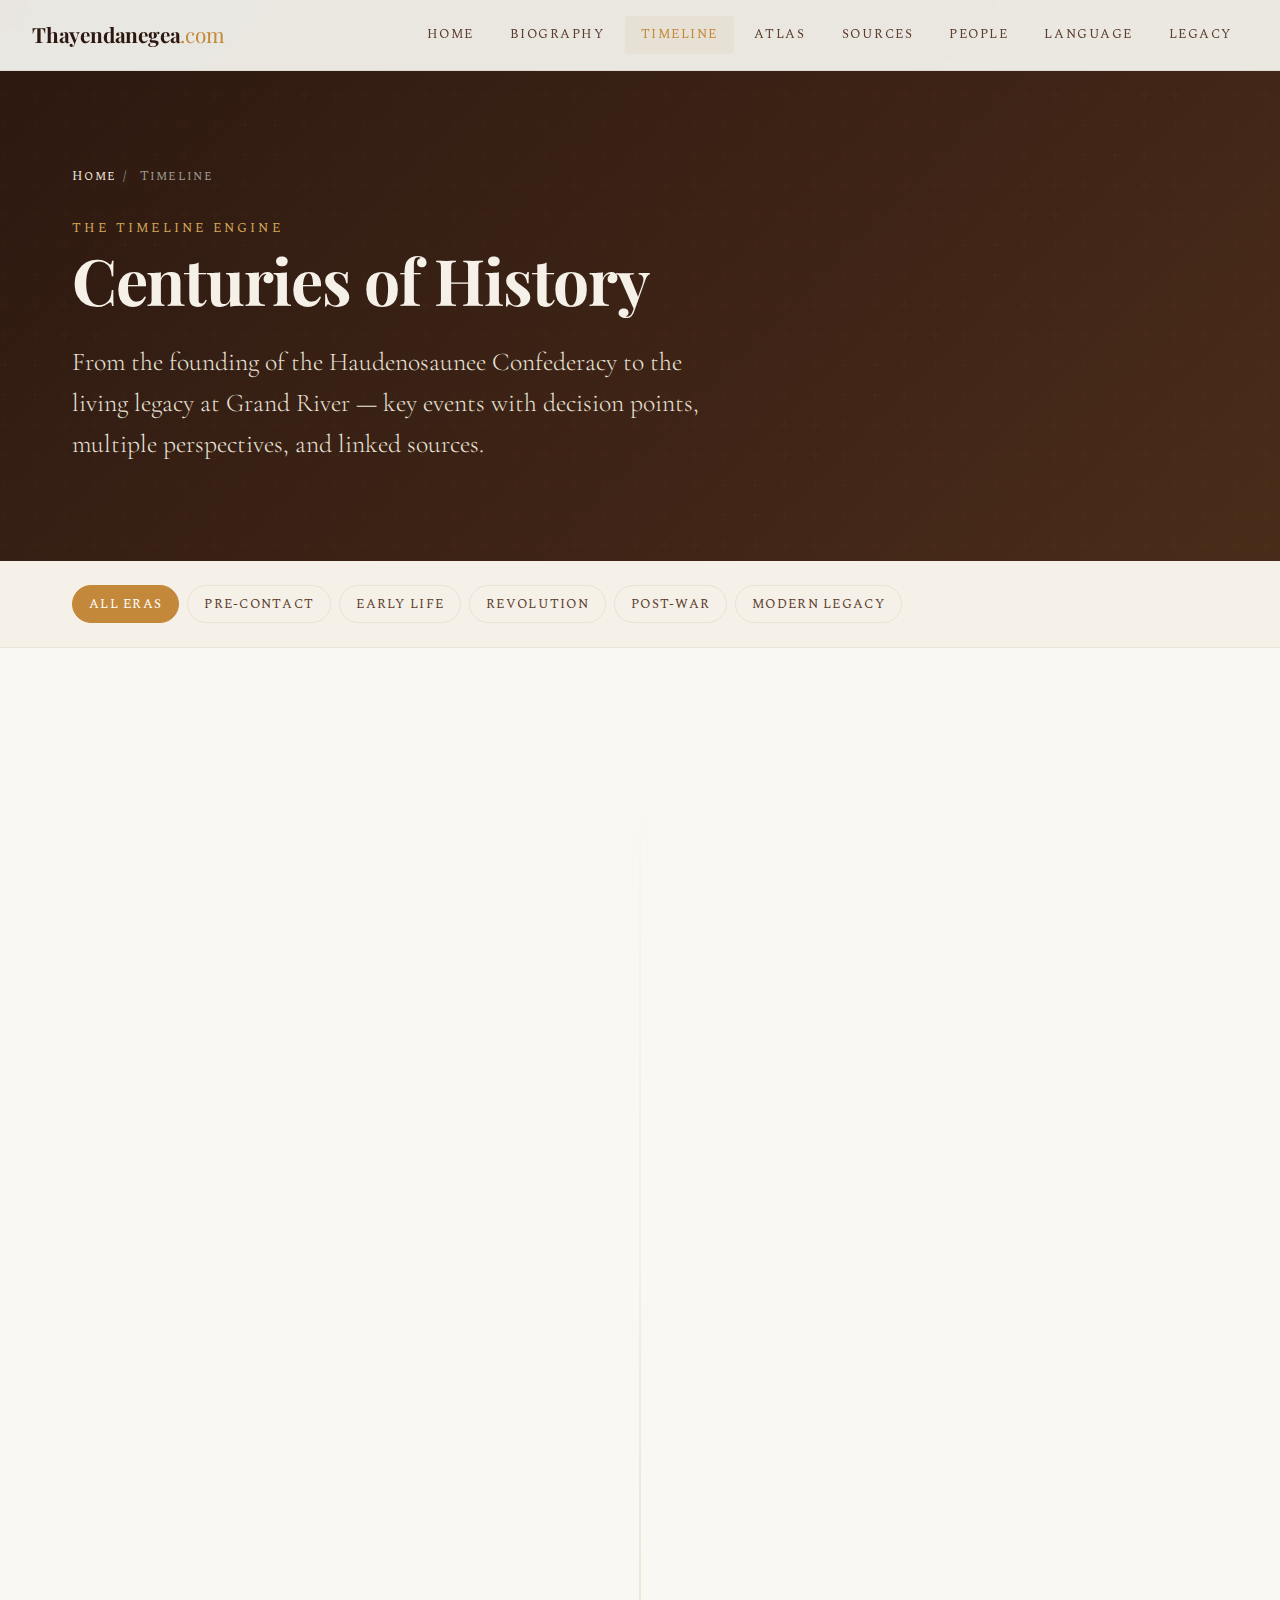
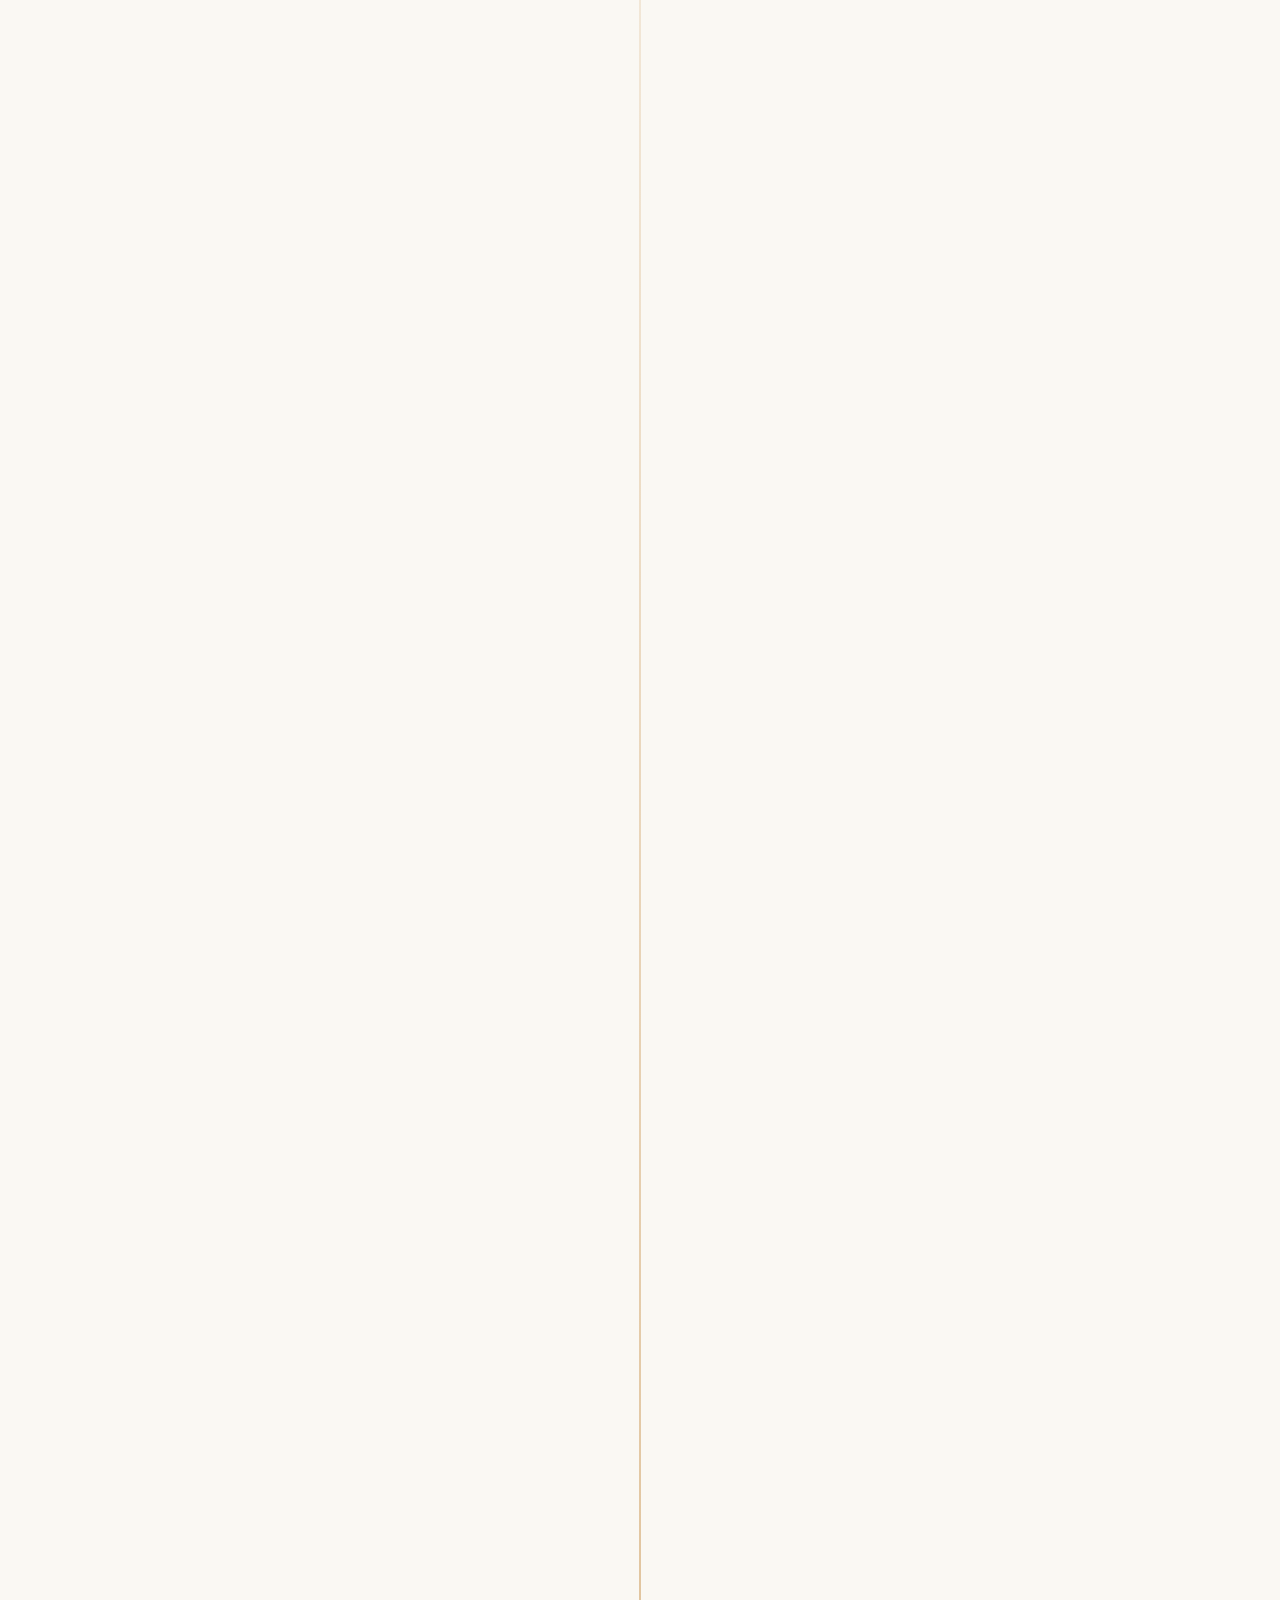
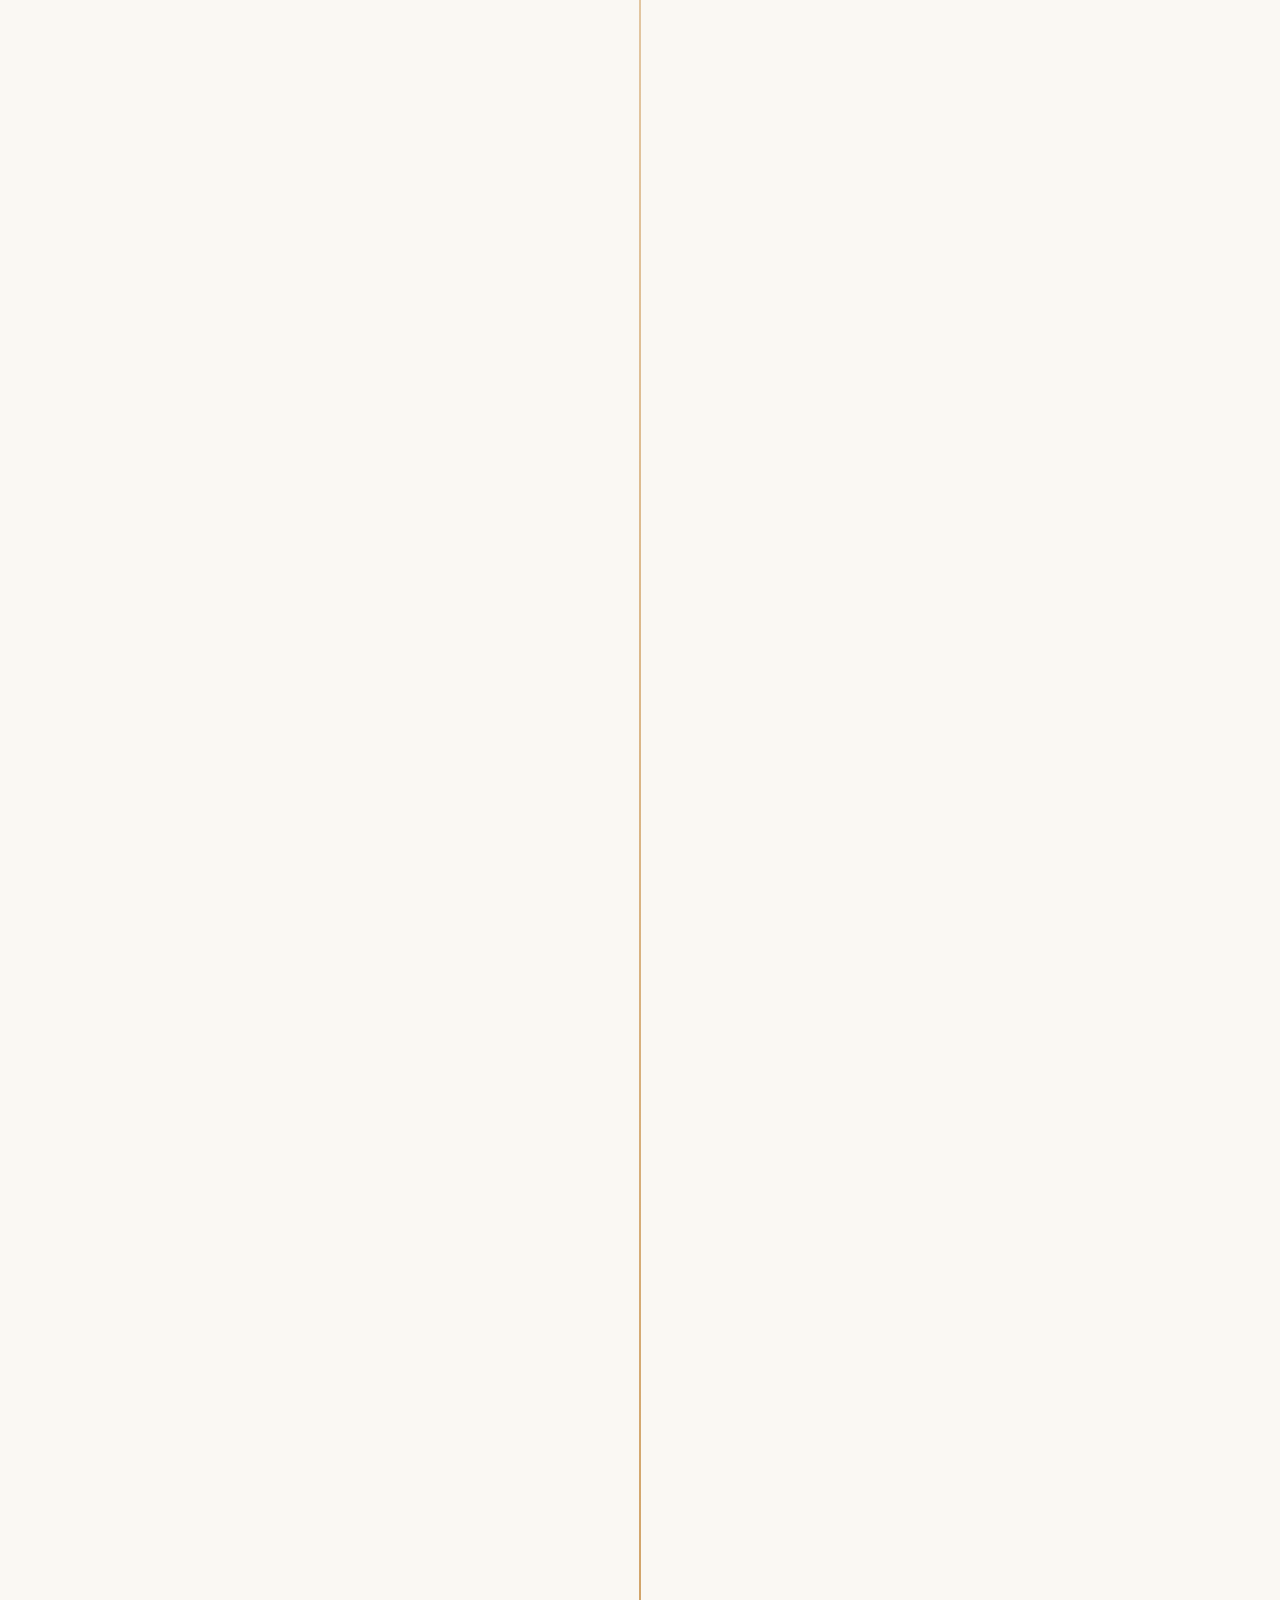
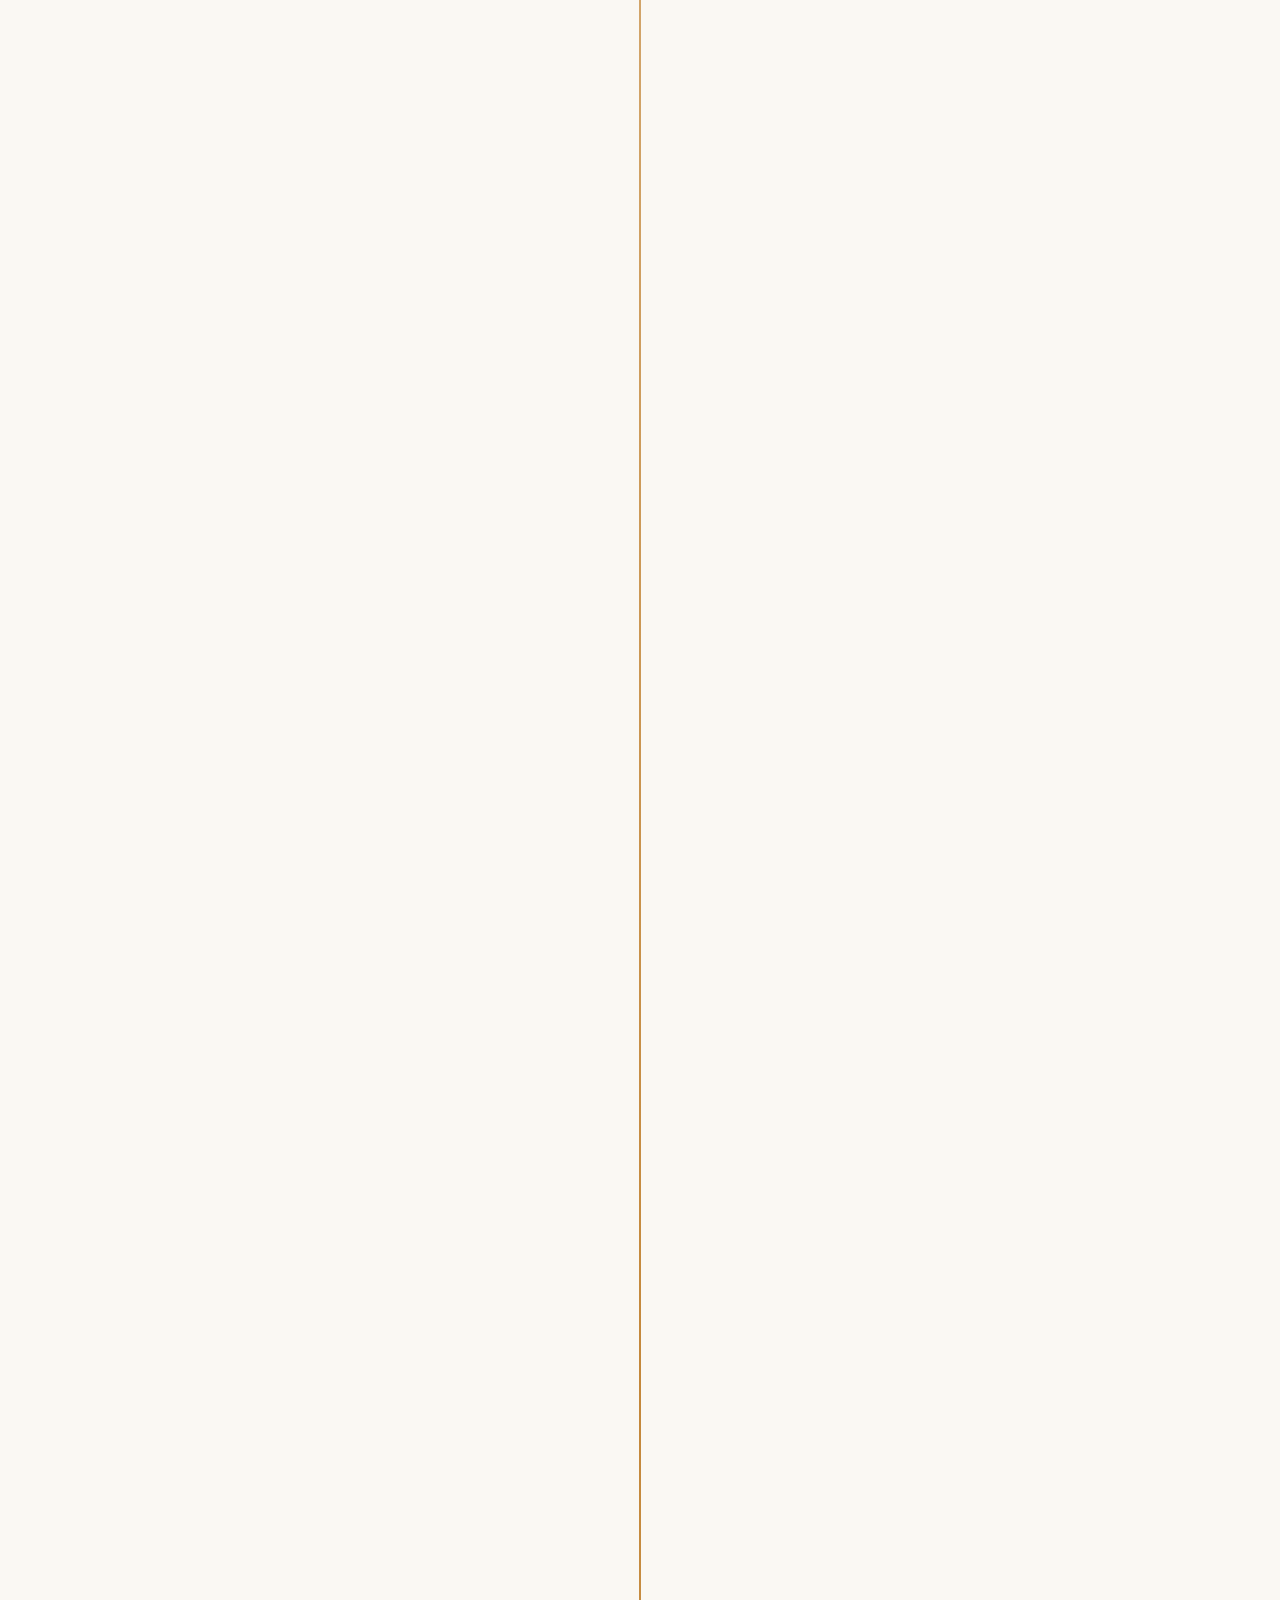
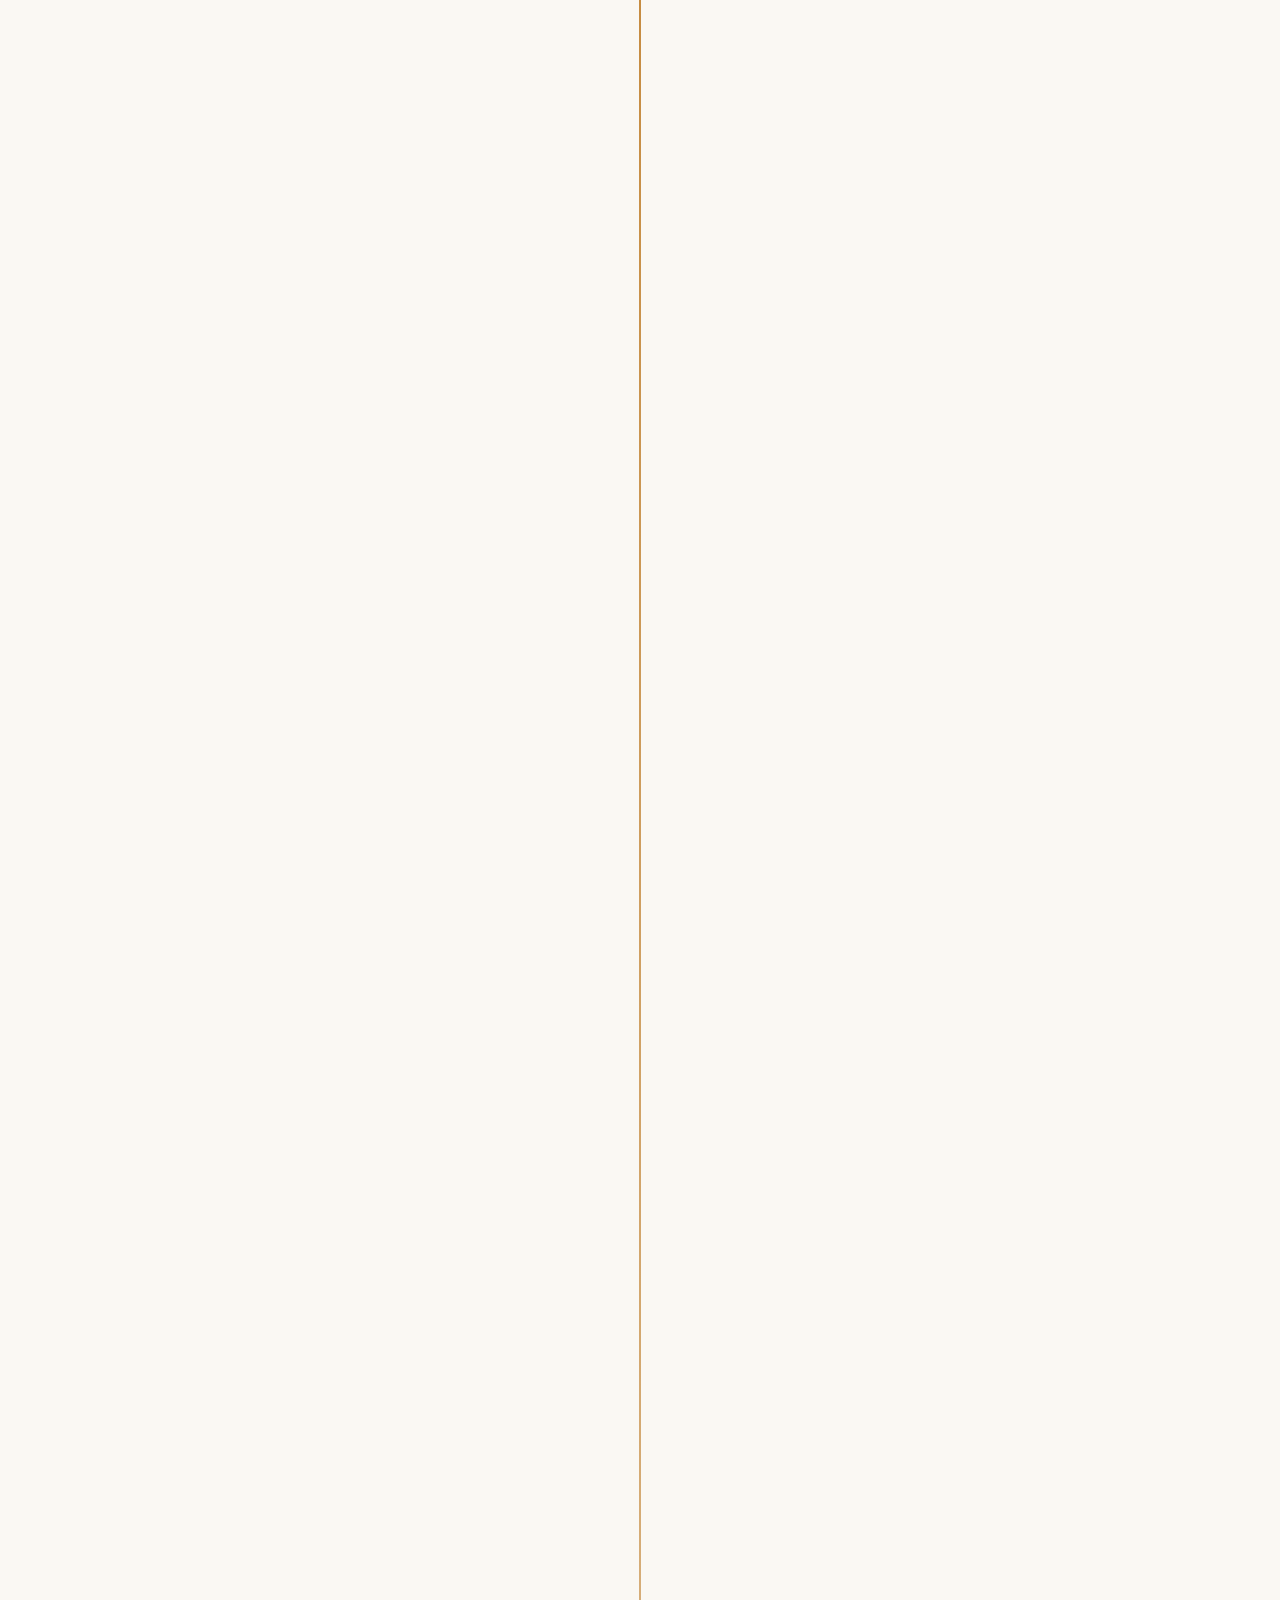
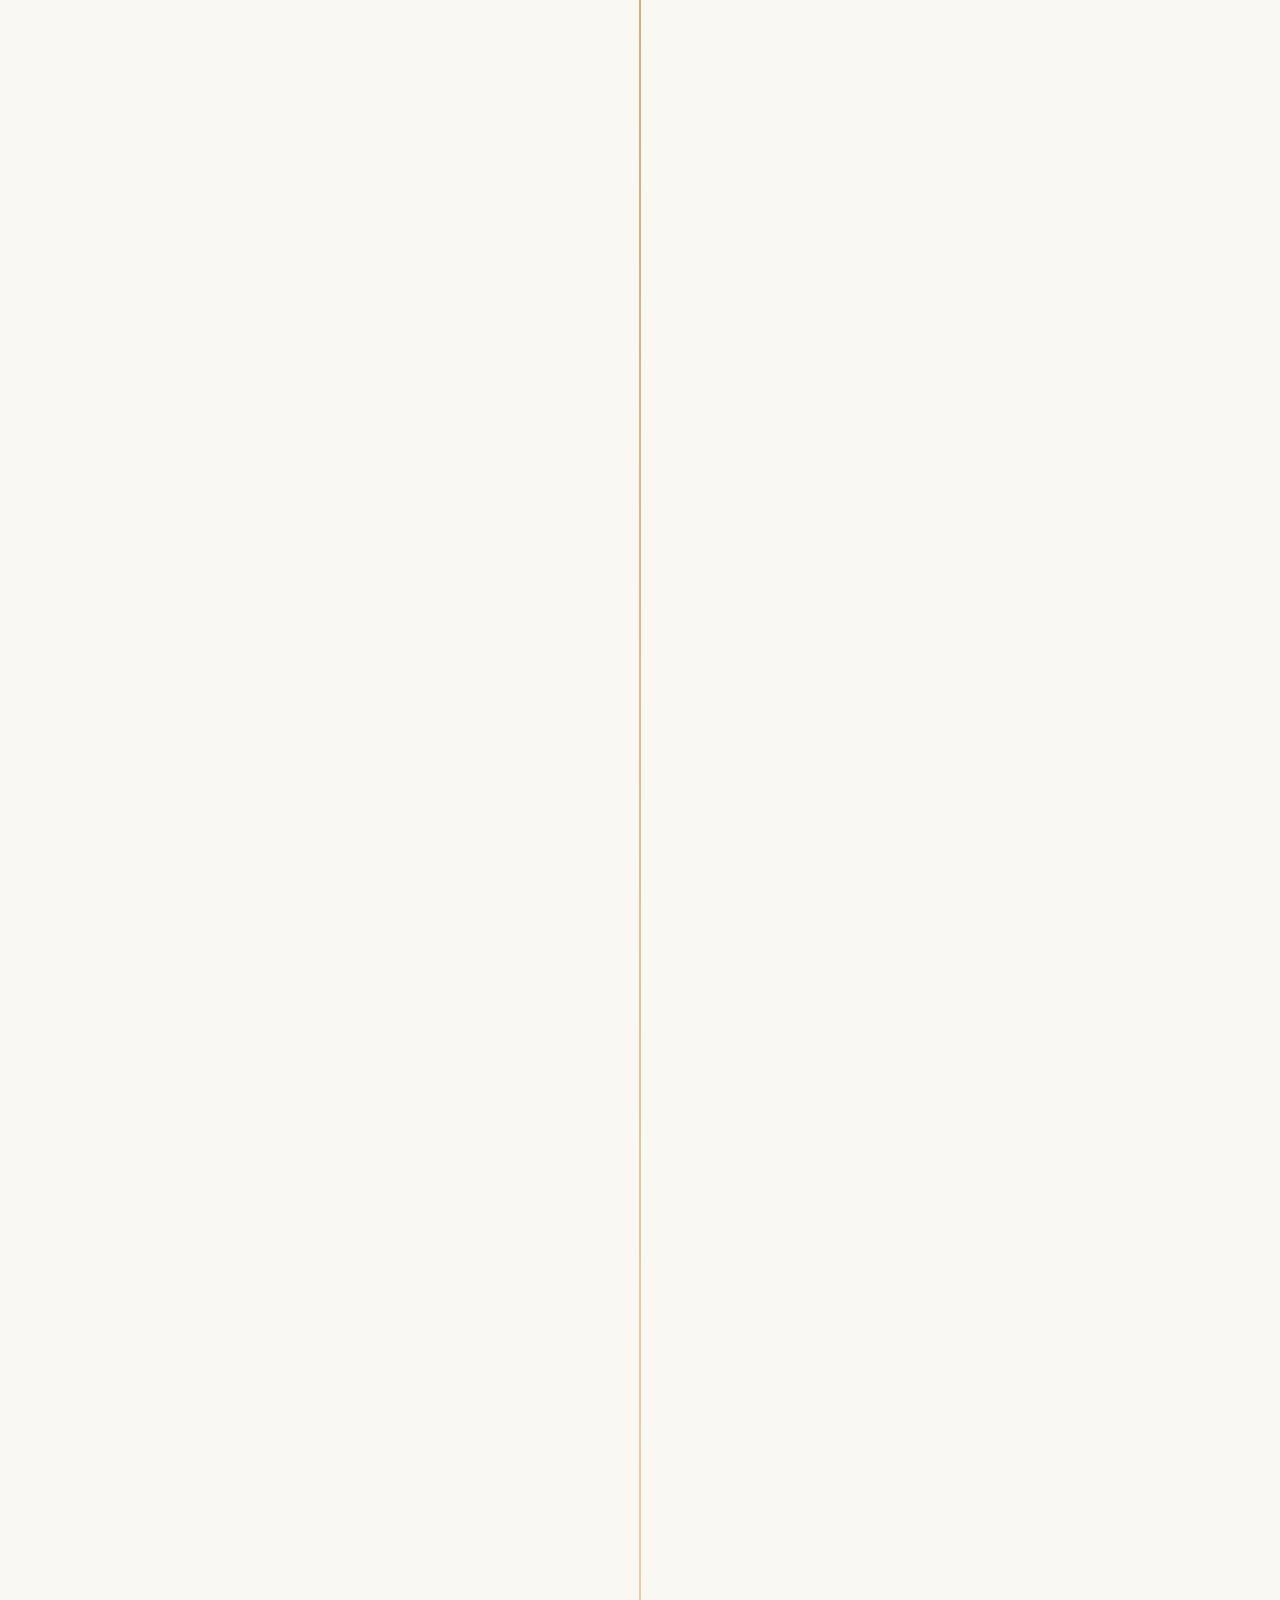
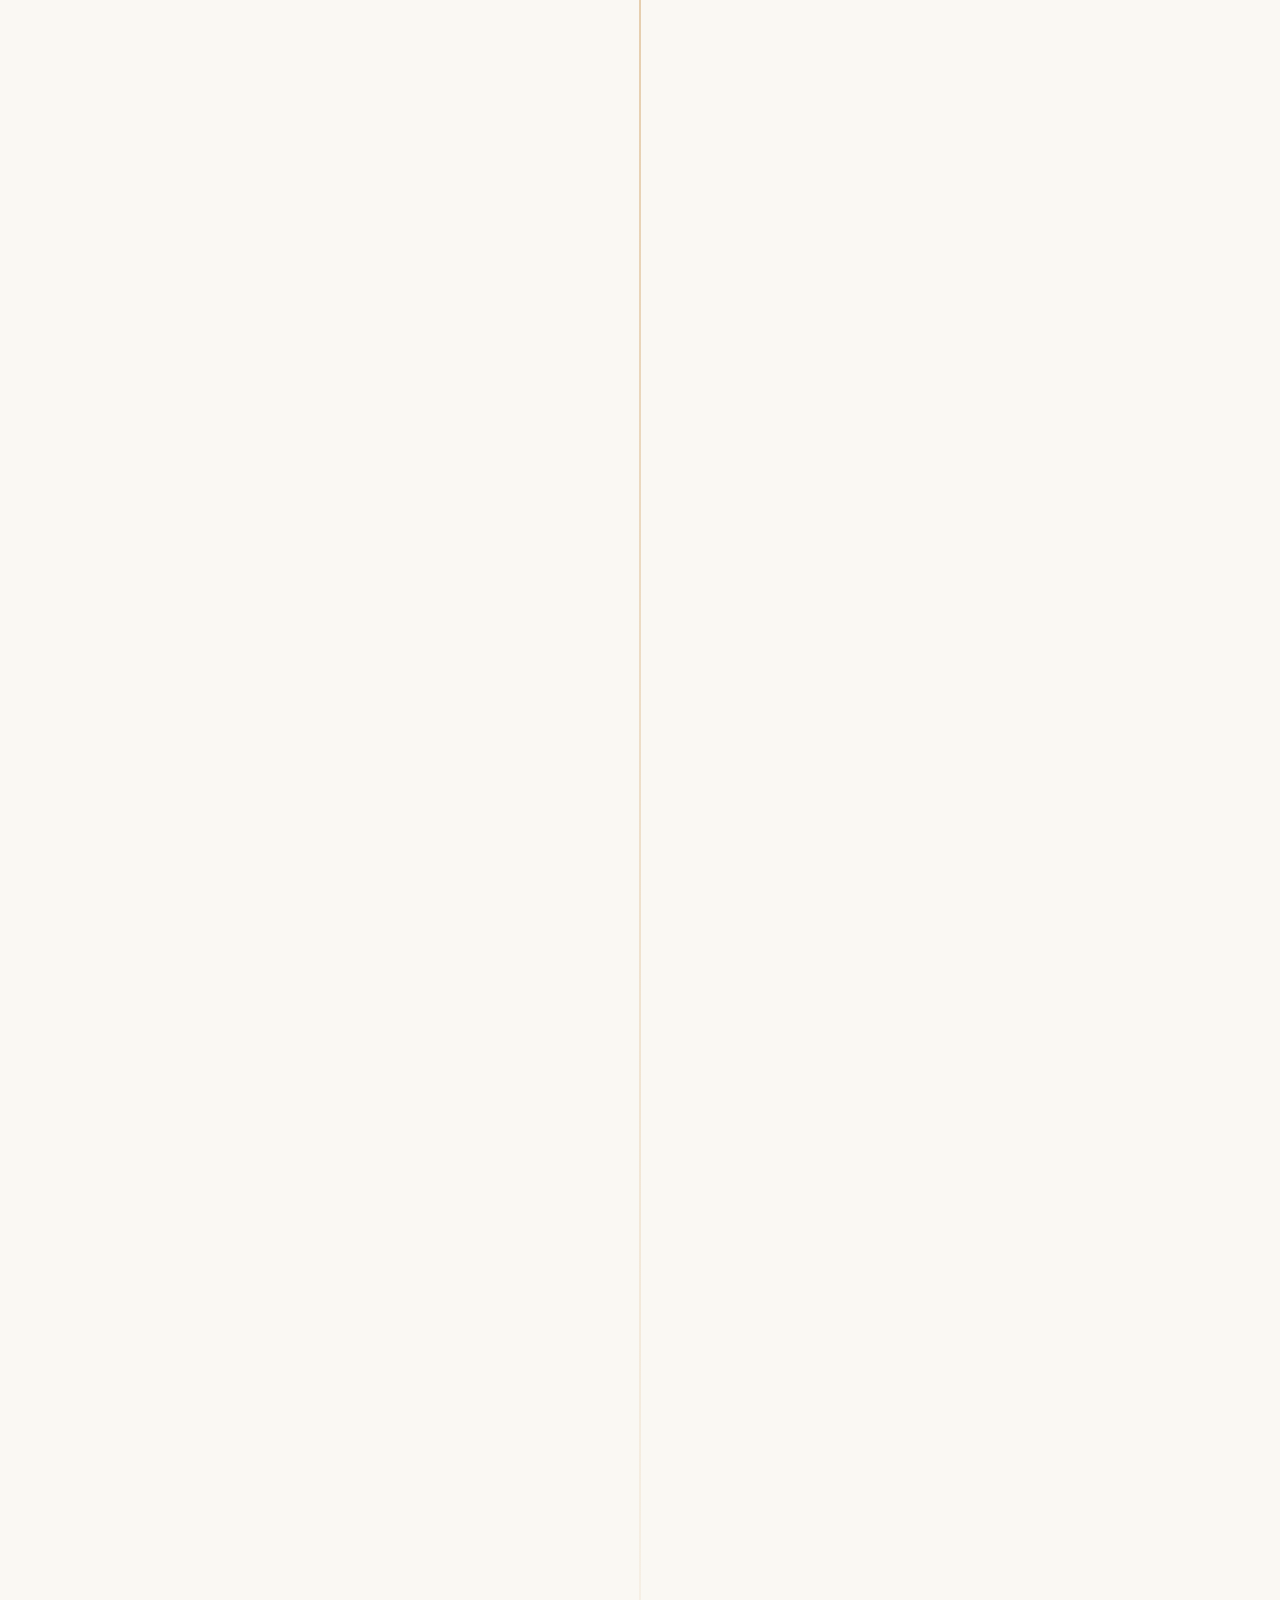
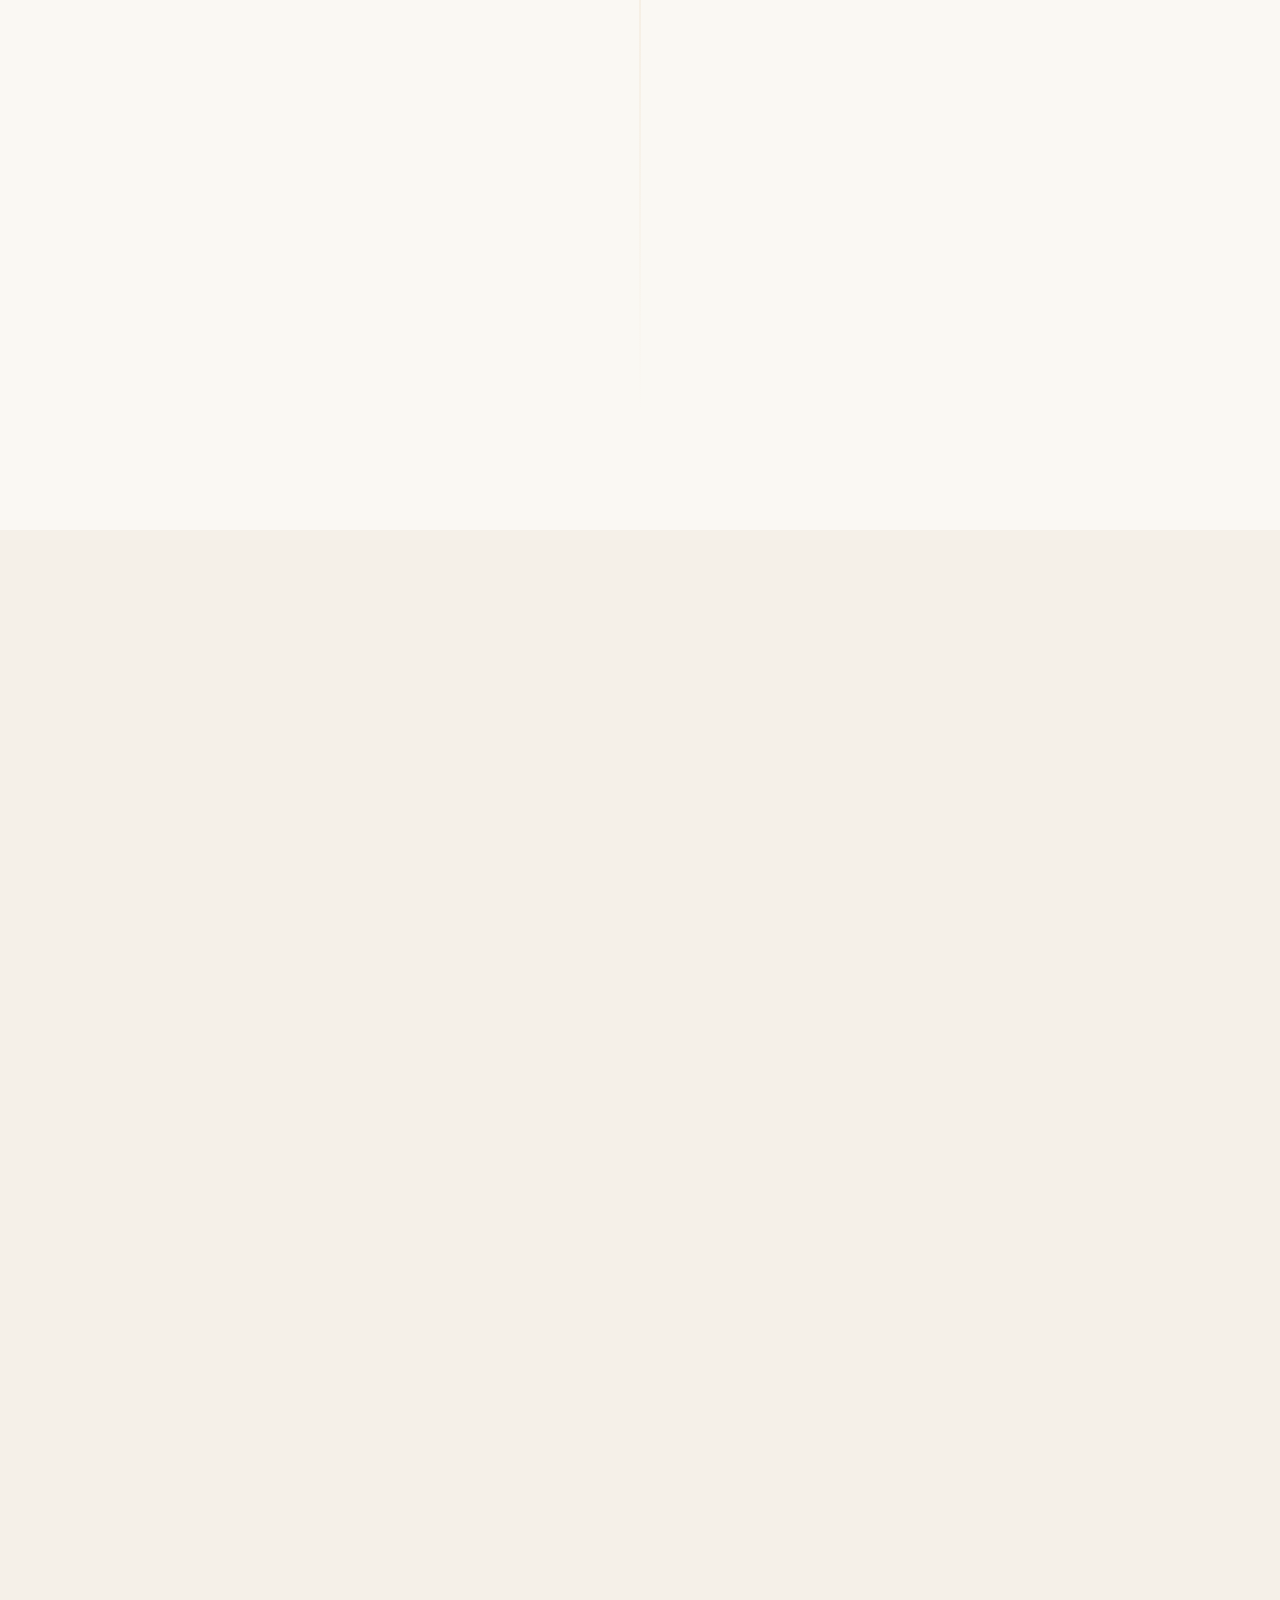
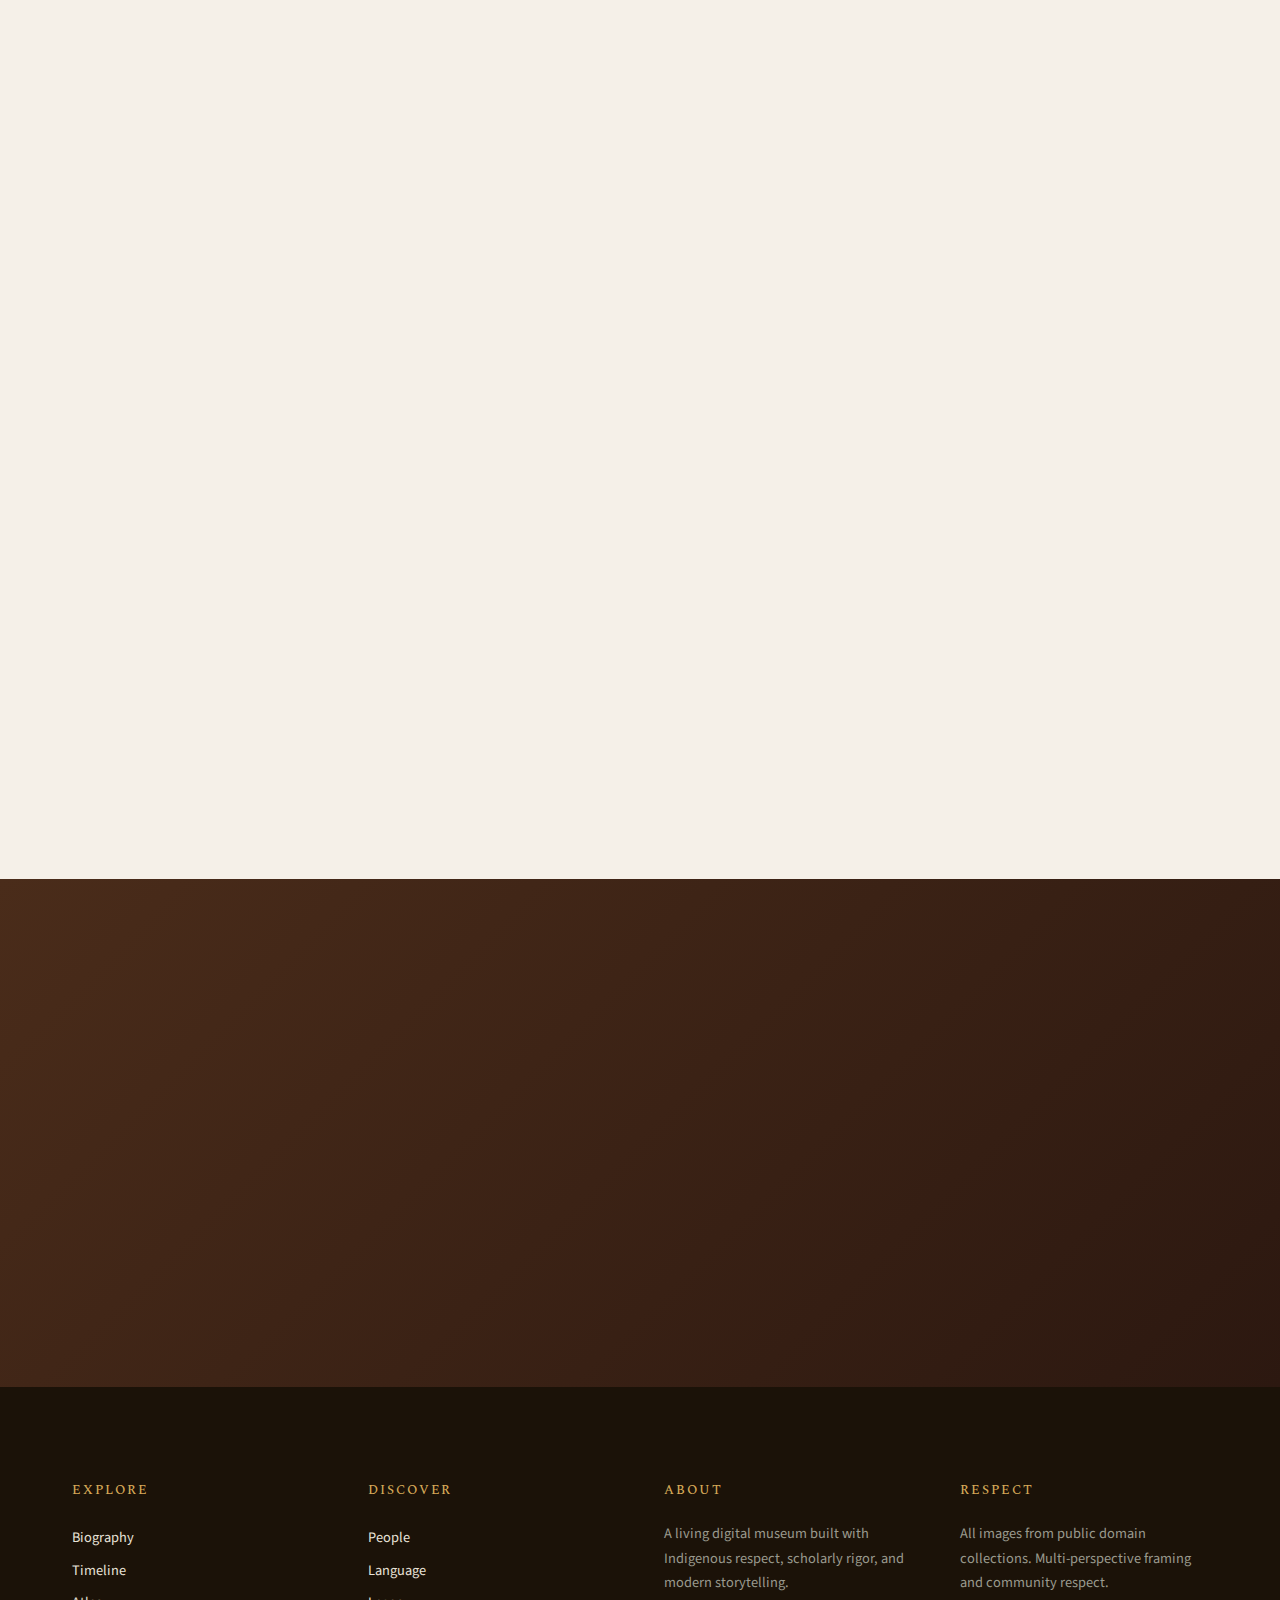
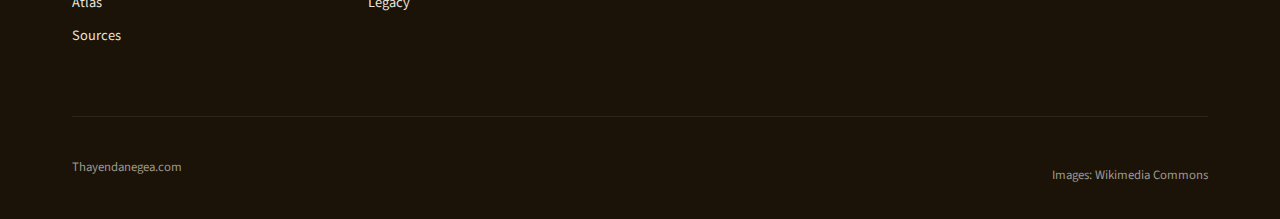
<file: timeline.html>
<!DOCTYPE html>
<html lang="en">
<head>
  <meta charset="UTF-8">
  <meta name="viewport" content="width=device-width, initial-scale=1.0">
  <title>Interactive Timeline — Thayendanegea, the Haudenosaunee &amp; the 18th-Century World</title>
  <meta name="description" content="Explore 50+ key events in the life of Thayendanegea (Joseph Brant) and the Haudenosaunee world, from the founding of the Confederacy through the American Revolution to the modern era.">
  <meta name="keywords" content="Thayendanegea timeline, Joseph Brant timeline, Haudenosaunee history timeline, Six Nations history, American Revolution timeline, Indigenous history">
  <link rel="canonical" href="https://thayendanegea.com/timeline.html">

  <meta property="og:title" content="Interactive Timeline — Thayendanegea &amp; the Haudenosaunee World">
  <meta property="og:description" content="50+ key events from the founding of the Confederacy to the modern era.">
  <meta property="og:image" content="https://upload.wikimedia.org/wikipedia/commons/2/29/Joseph_Brant_painting_by_George_Romney_1776.jpg">
  <meta property="og:url" content="https://thayendanegea.com/timeline.html">
  <meta property="og:type" content="article">
  <meta name="twitter:card" content="summary_large_image">

  <script type="application/ld+json">
  {
    "@context": "https://schema.org",
    "@type": "Article",
    "headline": "Interactive Timeline of Thayendanegea and the Haudenosaunee World",
    "description": "50+ key events spanning centuries of Haudenosaunee history."
  }
  </script>

  <link rel="icon" href="favicon.svg" type="image/svg+xml">
  <link rel="stylesheet" href="css/styles.css">
</head>
<body>

  <!-- HEADER -->
  <header class="site-header" id="site-header">
    <nav class="nav-wrapper">
      <a href="index.html" class="site-logo">Thayendanegea<span>.com</span></a>
      <div class="nav-links">
        <a href="index.html">Home</a>
        <a href="biography.html">Biography</a>
        <a href="timeline.html" class="active">Timeline</a>
        <a href="atlas.html">Atlas</a>
        <a href="sources.html">Sources</a>
        <a href="people.html">People</a>
        <a href="language.html">Language</a>
        <a href="legacy.html">Legacy</a>
      </div>
      <button class="nav-toggle" aria-label="Toggle navigation"><span></span><span></span><span></span></button>
    </nav>
  </header>
  <div class="mobile-overlay"></div>
  <nav class="mobile-menu"><a href="index.html">Home</a><a href="biography.html">Biography</a><a href="timeline.html">Timeline</a><a href="atlas.html">Atlas</a><a href="sources.html">Sources</a><a href="people.html">People</a><a href="language.html">Language</a><a href="legacy.html">Legacy</a></nav>

  <main>
    <!-- PAGE HERO -->
    <section class="page-hero">
      <div class="container page-hero__content">
        <nav class="breadcrumbs"><a href="index.html">Home</a><span>/</span><span>Timeline</span></nav>
        <span class="page-hero__eyebrow">The Timeline Engine</span>
        <h1 class="page-hero__title">Centuries of History</h1>
        <p class="page-hero__desc">
          From the founding of the Haudenosaunee Confederacy to the living legacy at Grand River — key events with decision points, multiple perspectives, and linked sources.
        </p>
      </div>
    </section>

    <!-- FILTER BAR -->
    <section class="section--parchment" style="padding: var(--space-lg) 0; border-bottom: 1px solid var(--color-smoke);">
      <div class="container">
        <div style="display: flex; flex-wrap: wrap; gap: var(--space-sm);">
          <button class="filter-btn timeline-filter-btn active" data-era="all">All Eras</button>
          <button class="filter-btn timeline-filter-btn" data-era="pre-contact">Pre-Contact</button>
          <button class="filter-btn timeline-filter-btn" data-era="early-life">Early Life</button>
          <button class="filter-btn timeline-filter-btn" data-era="revolution">Revolution</button>
          <button class="filter-btn timeline-filter-btn" data-era="post-war">Post-War</button>
          <button class="filter-btn timeline-filter-btn" data-era="legacy">Modern Legacy</button>
        </div>
      </div>
    </section>

    <!-- TIMELINE -->
    <section class="section">
      <div class="container">
        <div class="timeline">

          <!-- Pre-Contact Era -->
          <div class="timeline__item timeline__item--major reveal" data-era="pre-contact">
            <div class="timeline__dot"></div>
            <div class="timeline__year">c. 1142 (or earlier)</div>
            <h3 class="timeline__title">Founding of the Haudenosaunee Confederacy</h3>
            <p class="timeline__desc">The Peacemaker and Hiawatha unite five nations — Mohawk, Oneida, Onondaga, Cayuga, and Seneca — under the Great Law of Peace (Kaianere'kó:wa). One of the oldest participatory democracies on Earth.</p>
            <div class="timeline__tags"><span class="timeline__tag timeline__tag--culture">Culture</span><span class="timeline__tag timeline__tag--diplomacy">Diplomacy</span></div>
          </div>

          <div class="timeline__item reveal" data-era="pre-contact">
            <div class="timeline__dot"></div>
            <div class="timeline__year">c. 1450–1600</div>
            <h3 class="timeline__title">Haudenosaunee Expansion &amp; Beaver Wars</h3>
            <p class="timeline__desc">The Confederacy expands influence across the Great Lakes and Ohio Valley. Complex trade networks develop, later intensified by European demand for furs.</p>
            <div class="timeline__tags"><span class="timeline__tag timeline__tag--conflict">Conflict</span><span class="timeline__tag timeline__tag--diplomacy">Diplomacy</span></div>
          </div>

          <div class="timeline__item reveal" data-era="pre-contact">
            <div class="timeline__dot"></div>
            <div class="timeline__year">1609</div>
            <h3 class="timeline__title">First Contact with Europeans</h3>
            <p class="timeline__desc">Samuel de Champlain fights alongside Huron and Algonquin allies against Mohawk warriors, beginning centuries of complex Haudenosaunee-European relations. Henry Hudson arrives in the same year.</p>
            <div class="timeline__tags"><span class="timeline__tag timeline__tag--conflict">Conflict</span></div>
          </div>

          <div class="timeline__item reveal" data-era="pre-contact">
            <div class="timeline__dot"></div>
            <div class="timeline__year">1677</div>
            <h3 class="timeline__title">The Covenant Chain Alliance</h3>
            <p class="timeline__desc">The Haudenosaunee establish the Covenant Chain, a diplomatic framework linking them to the British colonies. This alliance shapes geopolitics for the next century.</p>
            <div class="timeline__tags"><span class="timeline__tag timeline__tag--diplomacy">Diplomacy</span><span class="timeline__tag timeline__tag--treaty">Treaty</span></div>
          </div>

          <div class="timeline__item reveal" data-era="pre-contact">
            <div class="timeline__dot"></div>
            <div class="timeline__year">1701</div>
            <h3 class="timeline__title">Great Peace of Montreal</h3>
            <p class="timeline__desc">Thirty-nine Indigenous nations sign a peace treaty with France. The Haudenosaunee negotiate neutrality, balancing between French and British powers.</p>
            <div class="timeline__tags"><span class="timeline__tag timeline__tag--diplomacy">Diplomacy</span><span class="timeline__tag timeline__tag--treaty">Treaty</span></div>
          </div>

          <div class="timeline__item reveal" data-era="pre-contact">
            <div class="timeline__dot"></div>
            <div class="timeline__year">c. 1722</div>
            <h3 class="timeline__title">Tuscarora Join the Confederacy</h3>
            <p class="timeline__desc">The Tuscarora nation, displaced from the Carolinas, joins the Confederacy as the sixth nation. The Five Nations become the Six Nations.</p>
            <div class="timeline__tags"><span class="timeline__tag timeline__tag--culture">Culture</span><span class="timeline__tag timeline__tag--diplomacy">Diplomacy</span></div>
          </div>

          <div class="timeline__item reveal" data-era="pre-contact">
            <div class="timeline__dot"></div>
            <div class="timeline__year">1738</div>
            <h3 class="timeline__title">Sir William Johnson Arrives in the Mohawk Valley</h3>
            <p class="timeline__desc">The Irish-born Johnson settles in the Mohawk Valley and builds deep relationships with the Mohawk nation. He becomes British Superintendent of Indian Affairs and a transformative figure in Haudenosaunee diplomacy.</p>
            <div class="timeline__tags"><span class="timeline__tag timeline__tag--diplomacy">Diplomacy</span></div>
          </div>

          <!-- Early Life -->
          <div class="timeline__item timeline__item--major reveal" data-era="early-life">
            <div class="timeline__dot"></div>
            <div class="timeline__year">c. March 1743</div>
            <h3 class="timeline__title">Birth of Thayendanegea</h3>
            <p class="timeline__desc">Born on the banks of the Ohio River during a hunting expedition. His Mohawk name means "He places two bets." His family's roots are in the Mohawk Valley of present-day New York State.</p>
            <div class="timeline__tags"><span class="timeline__tag timeline__tag--culture">Culture</span></div>
          </div>

          <div class="timeline__item reveal" data-era="early-life">
            <div class="timeline__dot"></div>
            <div class="timeline__year">c. 1753</div>
            <h3 class="timeline__title">Molly Brant &amp; Sir William Johnson</h3>
            <p class="timeline__desc">Thayendanegea's older sister Konwatsi'tsiaiénni (Molly Brant) becomes the consort of Sir William Johnson, connecting the family to the most powerful British official in the region.</p>
            <div class="timeline__tags"><span class="timeline__tag timeline__tag--diplomacy">Diplomacy</span></div>
          </div>

          <div class="timeline__item reveal" data-era="early-life">
            <div class="timeline__dot"></div>
            <div class="timeline__year">1755</div>
            <h3 class="timeline__title">Battle of Lake George</h3>
            <p class="timeline__desc">Mohawk warriors fight alongside the British under William Johnson against the French. The young Thayendanegea likely witnesses or participates in his first military engagement.</p>
            <div class="timeline__tags"><span class="timeline__tag timeline__tag--conflict">Conflict</span></div>
          </div>

          <div class="timeline__item reveal" data-era="early-life">
            <div class="timeline__dot"></div>
            <div class="timeline__year">1759</div>
            <h3 class="timeline__title">Fall of Fort Niagara</h3>
            <p class="timeline__desc">British forces, with Haudenosaunee allies, capture Fort Niagara from the French. This victory helps tip the balance of the Seven Years' War in North America.</p>
            <div class="timeline__tags"><span class="timeline__tag timeline__tag--conflict">Conflict</span></div>
          </div>

          <div class="timeline__item timeline__item--major reveal" data-era="early-life">
            <div class="timeline__dot"></div>
            <div class="timeline__year">1761–1763</div>
            <h3 class="timeline__title">Education at Moor's Charity School</h3>
            <p class="timeline__desc">Thayendanegea attends Eleazar Wheelock's school in Connecticut. He studies English, Latin, and Christianity, becoming one of the most literate and multilingual Indigenous leaders of his era.</p>
            <div class="timeline__tags"><span class="timeline__tag timeline__tag--culture">Culture</span></div>
          </div>

          <div class="timeline__item reveal" data-era="early-life">
            <div class="timeline__dot"></div>
            <div class="timeline__year">1763</div>
            <h3 class="timeline__title">Royal Proclamation of 1763</h3>
            <p class="timeline__desc">Britain attempts to regulate colonial expansion westward, recognizing Indigenous land rights. The proclamation becomes a foundational document in Indigenous land law — and a source of colonial frustration.</p>
            <div class="timeline__tags"><span class="timeline__tag timeline__tag--treaty">Treaty</span><span class="timeline__tag timeline__tag--diplomacy">Diplomacy</span></div>
          </div>

          <div class="timeline__item reveal" data-era="early-life">
            <div class="timeline__dot"></div>
            <div class="timeline__year">1763</div>
            <h3 class="timeline__title">Pontiac's War</h3>
            <p class="timeline__desc">A pan-Indigenous resistance movement led by Pontiac challenges British expansion in the Great Lakes. The Haudenosaunee largely remain allied with Britain, but the uprising demonstrates growing Indigenous opposition to colonial land grabs.</p>
            <div class="timeline__tags"><span class="timeline__tag timeline__tag--conflict">Conflict</span></div>
          </div>

          <div class="timeline__item reveal" data-era="early-life">
            <div class="timeline__dot"></div>
            <div class="timeline__year">1765</div>
            <h3 class="timeline__title">Thayendanegea Marries Neggen (Margaret)</h3>
            <p class="timeline__desc">His first marriage, to the daughter of an Oneida chief. She passes away around 1771. He later marries her half-sister Susanna and finally Catharine Adonwentishon.</p>
            <div class="timeline__tags"><span class="timeline__tag timeline__tag--culture">Culture</span></div>
          </div>

          <div class="timeline__item timeline__item--major reveal" data-era="early-life">
            <div class="timeline__dot"></div>
            <div class="timeline__year">1768</div>
            <h3 class="timeline__title">Treaty of Fort Stanwix</h3>
            <p class="timeline__desc">A major land-cession treaty negotiated by Sir William Johnson. The Haudenosaunee cede vast territories south and east of a line running through New York and Pennsylvania. Thayendanegea serves as interpreter. The treaty reshapes the map of Indigenous territory.</p>
            <div class="timeline__tags"><span class="timeline__tag timeline__tag--treaty">Treaty</span><span class="timeline__tag timeline__tag--diplomacy">Diplomacy</span></div>
          </div>

          <div class="timeline__item reveal" data-era="early-life">
            <div class="timeline__dot"></div>
            <div class="timeline__year">1770s</div>
            <h3 class="timeline__title">Oquaga Mission Community</h3>
            <p class="timeline__desc">Thayendanegea helps establish a church and school at Oquaga (Onaquaga), a multi-tribal Haudenosaunee community on the Susquehanna River. He works as an interpreter for Anglican missionaries and translates religious texts.</p>
            <div class="timeline__tags"><span class="timeline__tag timeline__tag--culture">Culture</span></div>
          </div>

          <div class="timeline__item reveal" data-era="early-life">
            <div class="timeline__dot"></div>
            <div class="timeline__year">1774</div>
            <h3 class="timeline__title">Death of Sir William Johnson</h3>
            <p class="timeline__desc">The death of William Johnson removes a key diplomatic bridge between the Haudenosaunee and the British. His nephew Guy Johnson becomes superintendent, but lacks his uncle's deep relationships with Indigenous communities.</p>
            <div class="timeline__tags"><span class="timeline__tag timeline__tag--diplomacy">Diplomacy</span></div>
          </div>

          <!-- Revolution -->
          <div class="timeline__item timeline__item--major reveal" data-era="revolution">
            <div class="timeline__dot"></div>
            <div class="timeline__year">1775</div>
            <h3 class="timeline__title">The American Revolution Begins</h3>
            <p class="timeline__desc">War erupts between the American colonies and Britain. The Haudenosaunee Confederacy initially attempts neutrality, but both sides pressure them to choose. The decision will split the Confederacy for the first time in centuries.</p>
            <div class="timeline__tags"><span class="timeline__tag timeline__tag--conflict">Conflict</span><span class="timeline__tag timeline__tag--diplomacy">Diplomacy</span></div>
          </div>

          <div class="timeline__item timeline__item--major reveal" data-era="revolution">
            <div class="timeline__dot"></div>
            <div class="timeline__year">November 1775</div>
            <h3 class="timeline__title">Thayendanegea Sails to London</h3>
            <p class="timeline__desc">Travels to London with Guy Johnson to secure British guarantees for Haudenosaunee land rights. Meets King George III, sits for George Romney's portrait, and is initiated into Freemasonry.</p>
            <div class="timeline__tags"><span class="timeline__tag timeline__tag--diplomacy">Diplomacy</span></div>
          </div>

          <div class="timeline__item reveal" data-era="revolution">
            <div class="timeline__dot"></div>
            <div class="timeline__year">June 1776</div>
            <h3 class="timeline__title">Returns from London</h3>
            <p class="timeline__desc">Thayendanegea returns to America with British assurances about land protection. He immediately begins organizing Mohawk and allied forces in support of the Crown.</p>
            <div class="timeline__tags"><span class="timeline__tag timeline__tag--diplomacy">Diplomacy</span></div>
          </div>

          <div class="timeline__item reveal" data-era="revolution">
            <div class="timeline__dot"></div>
            <div class="timeline__year">July 1776</div>
            <h3 class="timeline__title">American Declaration of Independence</h3>
            <p class="timeline__desc">The Declaration of Independence refers to Indigenous peoples as "merciless Indian Savages" — a phrase that reflects the racial attitudes shaping colonial policy and war propaganda.</p>
            <div class="timeline__tags"><span class="timeline__tag timeline__tag--diplomacy">Diplomacy</span></div>
          </div>

          <div class="timeline__item timeline__item--major reveal" data-era="revolution">
            <div class="timeline__dot"></div>
            <div class="timeline__year">August 1777</div>
            <h3 class="timeline__title">Battle of Oriskany</h3>
            <p class="timeline__desc">A devastating battle pitting Mohawk and Seneca warriors (with British allies) against Oneida warriors (with American militia). Haudenosaunee fight Haudenosaunee — a moment of unimaginable tragedy for the Confederacy.</p>
            <div class="timeline__tags"><span class="timeline__tag timeline__tag--conflict">Conflict</span></div>
          </div>

          <div class="timeline__item reveal" data-era="revolution">
            <div class="timeline__dot"></div>
            <div class="timeline__year">October 1777</div>
            <h3 class="timeline__title">Battles of Saratoga</h3>
            <p class="timeline__desc">The American victory at Saratoga becomes the turning point of the Revolution, bringing France into the war. For the Haudenosaunee, it signals that the British may lose — raising the stakes of their alliance.</p>
            <div class="timeline__tags"><span class="timeline__tag timeline__tag--conflict">Conflict</span></div>
          </div>

          <div class="timeline__item reveal" data-era="revolution">
            <div class="timeline__dot"></div>
            <div class="timeline__year">November 1778</div>
            <h3 class="timeline__title">Cherry Valley Engagement</h3>
            <p class="timeline__desc">A controversial frontier engagement. Colonial accounts call it a "massacre," but evidence suggests Thayendanegea attempted to protect civilians. The event becomes a propaganda touchstone used to justify retaliation against Haudenosaunee communities.</p>
            <div class="timeline__tags"><span class="timeline__tag timeline__tag--conflict">Conflict</span></div>
          </div>

          <div class="timeline__item timeline__item--major reveal" data-era="revolution">
            <div class="timeline__dot"></div>
            <div class="timeline__year">June–September 1779</div>
            <h3 class="timeline__title">Sullivan-Clinton Campaign</h3>
            <p class="timeline__desc">General John Sullivan leads a scorched-earth campaign through Haudenosaunee territory, destroying 40+ villages, burning crops, and leveling orchards. This campaign devastates the homeland and displaces thousands. It is one of the largest acts of deliberate destruction against Indigenous communities during the war.</p>
            <div class="timeline__tags"><span class="timeline__tag timeline__tag--conflict">Conflict</span></div>
          </div>

          <div class="timeline__item reveal" data-era="revolution">
            <div class="timeline__dot"></div>
            <div class="timeline__year">August 1779</div>
            <h3 class="timeline__title">Battle of Newtown</h3>
            <p class="timeline__desc">Thayendanegea's forces confront Sullivan's army at Newtown (present-day Elmira, NY). The Haudenosaunee and British forces are outgunned and retreat, unable to stop the campaign of destruction.</p>
            <div class="timeline__tags"><span class="timeline__tag timeline__tag--conflict">Conflict</span></div>
          </div>

          <div class="timeline__item reveal" data-era="revolution">
            <div class="timeline__dot"></div>
            <div class="timeline__year">1779–1780</div>
            <h3 class="timeline__title">Refugee Crisis at Fort Niagara</h3>
            <p class="timeline__desc">Thousands of displaced Haudenosaunee people shelter at Fort Niagara. The winter of 1779–80 is brutal, and many die from exposure, disease, and starvation. The British provide inadequate support to their allies.</p>
            <div class="timeline__tags"><span class="timeline__tag timeline__tag--conflict">Conflict</span><span class="timeline__tag timeline__tag--culture">Culture</span></div>
          </div>

          <div class="timeline__item reveal" data-era="revolution">
            <div class="timeline__dot"></div>
            <div class="timeline__year">1780–1781</div>
            <h3 class="timeline__title">Continued Border Raids</h3>
            <p class="timeline__desc">Thayendanegea leads raids across the Mohawk Valley and Schoharie Valley, targeting military and supply targets. These actions are part of the broader frontier war that devastates both Indigenous and settler communities.</p>
            <div class="timeline__tags"><span class="timeline__tag timeline__tag--conflict">Conflict</span></div>
          </div>

          <div class="timeline__item timeline__item--major reveal" data-era="revolution">
            <div class="timeline__dot"></div>
            <div class="timeline__year">September 1783</div>
            <h3 class="timeline__title">Treaty of Paris — The Great Betrayal</h3>
            <p class="timeline__desc">Britain cedes its North American territories to the United States without any provisions for its Haudenosaunee allies. The treaty does not mention Indigenous nations at all — a devastating betrayal of people who fought and suffered alongside the Crown.</p>
            <div class="timeline__tags"><span class="timeline__tag timeline__tag--treaty">Treaty</span><span class="timeline__tag timeline__tag--diplomacy">Diplomacy</span></div>
          </div>

          <!-- Post-War -->
          <div class="timeline__item reveal" data-era="post-war">
            <div class="timeline__dot"></div>
            <div class="timeline__year">1783</div>
            <h3 class="timeline__title">Thayendanegea Lobbies for Land</h3>
            <p class="timeline__desc">After the Treaty of Paris, Thayendanegea travels to Quebec to lobby Governor Haldimand for land grants to compensate displaced Haudenosaunee. His argument: they fought as allies, not subjects, and deserve sovereign territory.</p>
            <div class="timeline__tags"><span class="timeline__tag timeline__tag--diplomacy">Diplomacy</span></div>
          </div>

          <div class="timeline__item reveal" data-era="post-war">
            <div class="timeline__dot"></div>
            <div class="timeline__year">1784</div>
            <h3 class="timeline__title">Treaty of Fort Stanwix (Second)</h3>
            <p class="timeline__desc">The United States imposes a punitive treaty on the Haudenosaunee, forcing cession of most of their remaining lands in New York. The treaty is conducted under duress and Thayendanegea does not participate.</p>
            <div class="timeline__tags"><span class="timeline__tag timeline__tag--treaty">Treaty</span></div>
          </div>

          <div class="timeline__item timeline__item--major reveal" data-era="post-war">
            <div class="timeline__dot"></div>
            <div class="timeline__year">October 25, 1784</div>
            <h3 class="timeline__title">The Haldimand Proclamation</h3>
            <p class="timeline__desc">Governor Haldimand grants the Haudenosaunee a tract of land along the Grand River — "six miles deep from each side of the river beginning at Lake Erie and extending in that proportion to the head of the said river." This becomes the foundation of Six Nations of the Grand River.</p>
            <div class="timeline__tags"><span class="timeline__tag timeline__tag--treaty">Treaty</span><span class="timeline__tag timeline__tag--diplomacy">Diplomacy</span></div>
          </div>

          <div class="timeline__item reveal" data-era="post-war">
            <div class="timeline__dot"></div>
            <div class="timeline__year">1785</div>
            <h3 class="timeline__title">Chapel of the Mohawks Built</h3>
            <p class="timeline__desc">The first church in Upper Canada (Ontario) is built on the Grand River. Thayendanegea brings a silver communion set given by Queen Anne to the Mohawk people in 1712. The chapel still stands today as a National Historic Site.</p>
            <div class="timeline__tags"><span class="timeline__tag timeline__tag--culture">Culture</span></div>
          </div>

          <div class="timeline__item reveal" data-era="post-war">
            <div class="timeline__dot"></div>
            <div class="timeline__year">1785</div>
            <h3 class="timeline__title">Resettlement of the Grand River</h3>
            <p class="timeline__desc">Approximately 1,800 Haudenosaunee people, led by Thayendanegea, resettle along the Grand River. The community includes members of all six nations plus allied peoples — a diverse new beginning in a new land.</p>
            <div class="timeline__tags"><span class="timeline__tag timeline__tag--culture">Culture</span></div>
          </div>

          <div class="timeline__item timeline__item--major reveal" data-era="post-war">
            <div class="timeline__dot"></div>
            <div class="timeline__year">1786</div>
            <h3 class="timeline__title">Second London Visit</h3>
            <p class="timeline__desc">Thayendanegea returns to London to advocate for compensation, land rights, and the formal confirmation of the Haldimand grant. He meets with government officials and presses the case for his people's sovereignty.</p>
            <div class="timeline__tags"><span class="timeline__tag timeline__tag--diplomacy">Diplomacy</span></div>
          </div>

          <div class="timeline__item reveal" data-era="post-war">
            <div class="timeline__dot"></div>
            <div class="timeline__year">1790s</div>
            <h3 class="timeline__title">Land Sales Controversy</h3>
            <p class="timeline__desc">Thayendanegea sells and leases portions of the Haldimand Tract to generate revenue for the community. This generates opposition from other Haudenosaunee leaders and from the colonial government, which disputes his authority to dispose of the land.</p>
            <div class="timeline__tags"><span class="timeline__tag timeline__tag--diplomacy">Diplomacy</span><span class="timeline__tag timeline__tag--treaty">Treaty</span></div>
          </div>

          <div class="timeline__item reveal" data-era="post-war">
            <div class="timeline__dot"></div>
            <div class="timeline__year">1793</div>
            <h3 class="timeline__title">Pan-Indigenous Confederacy Proposed</h3>
            <p class="timeline__desc">Thayendanegea proposes a broad Indigenous confederacy uniting nations from the Great Lakes to the Ohio Valley in defense of collective land rights. The idea does not fully materialize but reflects his vision of united Indigenous resistance.</p>
            <div class="timeline__tags"><span class="timeline__tag timeline__tag--diplomacy">Diplomacy</span></div>
          </div>

          <div class="timeline__item reveal" data-era="post-war">
            <div class="timeline__dot"></div>
            <div class="timeline__year">1795</div>
            <h3 class="timeline__title">Simcoe Patent Dispute</h3>
            <p class="timeline__desc">Lieutenant Governor John Graves Simcoe issues a new patent for the Grand River land that significantly reduces the original Haldimand grant. Thayendanegea protests vigorously, arguing the reduction is a violation of the original agreement.</p>
            <div class="timeline__tags"><span class="timeline__tag timeline__tag--treaty">Treaty</span></div>
          </div>

          <div class="timeline__item reveal" data-era="post-war">
            <div class="timeline__dot"></div>
            <div class="timeline__year">1797</div>
            <h3 class="timeline__title">Treaty of Big Tree</h3>
            <p class="timeline__desc">Seneca lands in western New York are ceded under the Treaty of Big Tree. The ongoing erosion of Haudenosaunee territory continues despite attempts at resistance.</p>
            <div class="timeline__tags"><span class="timeline__tag timeline__tag--treaty">Treaty</span></div>
          </div>

          <div class="timeline__item reveal" data-era="post-war">
            <div class="timeline__dot"></div>
            <div class="timeline__year">c. 1800</div>
            <h3 class="timeline__title">Moves to Burlington Bay</h3>
            <p class="timeline__desc">Thayendanegea establishes his final residence at Burlington Bay (present-day Burlington, Ontario). He continues diplomatic work and translation projects from this estate.</p>
            <div class="timeline__tags"><span class="timeline__tag timeline__tag--culture">Culture</span></div>
          </div>

          <div class="timeline__item reveal" data-era="post-war">
            <div class="timeline__dot"></div>
            <div class="timeline__year">1805</div>
            <h3 class="timeline__title">Translation of the Gospel of Mark Completed</h3>
            <p class="timeline__desc">Thayendanegea completes his Mohawk translation of the Gospel of Mark, one of his most significant literary achievements. The translation makes Christian texts accessible to Mohawk speakers on their own linguistic terms.</p>
            <div class="timeline__tags"><span class="timeline__tag timeline__tag--culture">Culture</span></div>
          </div>

          <div class="timeline__item timeline__item--major reveal" data-era="post-war">
            <div class="timeline__dot"></div>
            <div class="timeline__year">November 24, 1807</div>
            <h3 class="timeline__title">Death of Thayendanegea</h3>
            <p class="timeline__desc">Thayendanegea dies at his home at Burlington Bay at approximately 64 years of age. His reported final words: "Have pity on the poor Indians. If you have any influence with the great, endeavour to use it for their good."</p>
            <div class="timeline__tags"><span class="timeline__tag timeline__tag--culture">Culture</span></div>
          </div>

          <!-- Modern Legacy -->
          <div class="timeline__item reveal" data-era="legacy">
            <div class="timeline__dot"></div>
            <div class="timeline__year">1827</div>
            <h3 class="timeline__title">Town of Brantford Named</h3>
            <p class="timeline__desc">The town of Brant's Ford — later Brantford — is named in honor of Thayendanegea. It grows around the Grand River crossing near the Six Nations reserve.</p>
            <div class="timeline__tags"><span class="timeline__tag timeline__tag--culture">Culture</span></div>
          </div>

          <div class="timeline__item reveal" data-era="legacy">
            <div class="timeline__dot"></div>
            <div class="timeline__year">1850</div>
            <h3 class="timeline__title">Thayendanegea's Remains Re-interred</h3>
            <p class="timeline__desc">Thayendanegea's remains are moved to the grounds of the Chapel of the Mohawks in Brantford, where they rest today alongside a memorial tomb.</p>
            <div class="timeline__tags"><span class="timeline__tag timeline__tag--culture">Culture</span></div>
          </div>

          <div class="timeline__item reveal" data-era="legacy">
            <div class="timeline__dot"></div>
            <div class="timeline__year">1886</div>
            <h3 class="timeline__title">Brant Memorial Statue Unveiled</h3>
            <p class="timeline__desc">A statue of Thayendanegea is erected in Victoria Park, Brantford. It becomes one of the most visible monuments to an Indigenous leader in Canada.</p>
            <div class="timeline__tags"><span class="timeline__tag timeline__tag--culture">Culture</span></div>
          </div>

          <div class="timeline__item reveal" data-era="legacy">
            <div class="timeline__dot"></div>
            <div class="timeline__year">1904</div>
            <h3 class="timeline__title">Chapel of the Mohawks Designated National Historic Site</h3>
            <p class="timeline__desc">The chapel built by Thayendanegea in 1785 receives national recognition as one of Canada's most significant historical sites.</p>
            <div class="timeline__tags"><span class="timeline__tag timeline__tag--culture">Culture</span></div>
          </div>

          <div class="timeline__item reveal" data-era="legacy">
            <div class="timeline__dot"></div>
            <div class="timeline__year">1972</div>
            <h3 class="timeline__title">Woodland Cultural Centre Established</h3>
            <p class="timeline__desc">The Woodland Cultural Centre opens in Brantford, dedicated to preserving and promoting First Nations art, culture, and heritage. It becomes a vital center for Haudenosaunee cultural life.</p>
            <div class="timeline__tags"><span class="timeline__tag timeline__tag--culture">Culture</span></div>
          </div>

          <div class="timeline__item reveal" data-era="legacy">
            <div class="timeline__dot"></div>
            <div class="timeline__year">2006</div>
            <h3 class="timeline__title">Six Nations Land Reclamation</h3>
            <p class="timeline__desc">Six Nations community members reclaim the Douglas Creek Estates development site near Caledonia, Ontario, asserting that the land was never legally surrendered from the original Haldimand Tract. The dispute continues the land-rights struggle that began in Thayendanegea's era.</p>
            <div class="timeline__tags"><span class="timeline__tag timeline__tag--treaty">Treaty</span><span class="timeline__tag timeline__tag--diplomacy">Diplomacy</span></div>
          </div>

          <div class="timeline__item timeline__item--major reveal" data-era="legacy">
            <div class="timeline__dot"></div>
            <div class="timeline__year">Present Day</div>
            <h3 class="timeline__title">Six Nations of the Grand River Today</h3>
            <p class="timeline__desc">The largest First Nations reserve in Canada, home to all six Haudenosaunee nations. The community continues to maintain traditional governance, language preservation, and cultural practices while pursuing land-rights claims rooted in the original Haldimand Proclamation.</p>
            <div class="timeline__tags"><span class="timeline__tag timeline__tag--culture">Culture</span><span class="timeline__tag timeline__tag--diplomacy">Diplomacy</span></div>
          </div>

        </div>
      </div>
    </section>

    <!-- KEY DECISION POINTS -->
    <section class="section section--parchment">
      <div class="container">
        <div class="text-center mb-3xl reveal">
          <span class="accent-text">Turning Points</span>
          <h2 class="display-text mt-md">Key Decision Points</h2>
          <p class="lead-text mt-md" style="max-width: 620px; margin: 0 auto;">
            History pivots on decisions. These five moments shaped the trajectory of Thayendanegea's life and the fate of the Haudenosaunee.
          </p>
        </div>

        <div class="decision-points stagger-children">
          <article class="decision-card reveal">
            <div class="decision-card__marker">
              <span class="decision-card__year">1763</span>
              <div class="decision-card__line"></div>
            </div>
            <div class="decision-card__body">
              <h3 class="decision-card__title">Choosing Western Education</h3>
              <p class="decision-card__desc">
                The young Thayendanegea enrolls at Moor's Charity School. This decision — likely influenced by Sir William Johnson — gives him English literacy, Latin, and a window into European culture. It also places him at a crossroads: he must now navigate between two complete systems of knowledge.
              </p>
              <div class="decision-card__impact">
                <strong>Impact:</strong> Created the bilingual, bicultural capacity that made him the most effective Indigenous diplomat of his era.
              </div>
            </div>
          </article>

          <article class="decision-card reveal">
            <div class="decision-card__marker">
              <span class="decision-card__year">1775</span>
              <div class="decision-card__line"></div>
            </div>
            <div class="decision-card__body">
              <h3 class="decision-card__title">Journey to London</h3>
              <p class="decision-card__desc">
                Thayendanegea sails to England with Guy Johnson to make the Haudenosaunee case directly to the Crown. He meets King George III, sits for Romney's portrait, and secures promises of post-war land guarantees.
              </p>
              <div class="decision-card__impact">
                <strong>Impact:</strong> Internationalized the Haudenosaunee cause and established personal relationships with British power — but also deepened commitment to the Crown alliance.
              </div>
            </div>
          </article>

          <article class="decision-card reveal">
            <div class="decision-card__marker">
              <span class="decision-card__year">1777</span>
              <div class="decision-card__line"></div>
            </div>
            <div class="decision-card__body">
              <h3 class="decision-card__title">Siding with Britain in the Revolution</h3>
              <p class="decision-card__desc">
                The Haudenosaunee Confederacy splits. Thayendanegea leads the Mohawk and most Cayuga and Seneca into alliance with Britain. The Oneida and Tuscarora side with the Americans. The Great Peace is broken.
              </p>
              <div class="decision-card__impact">
                <strong>Impact:</strong> Split the Confederacy for the first time in centuries. Led to devastating consequences for all six nations, regardless of which side they chose.
              </div>
            </div>
          </article>

          <article class="decision-card reveal">
            <div class="decision-card__marker">
              <span class="decision-card__year">1784</span>
              <div class="decision-card__line"></div>
            </div>
            <div class="decision-card__body">
              <h3 class="decision-card__title">Negotiating the Haldimand Proclamation</h3>
              <p class="decision-card__desc">
                After the war, Thayendanegea secures a land grant along the Grand River for the displaced Haudenosaunee. Governor Haldimand promises land "six miles deep from each side of the river" — approximately 950,000 acres.
              </p>
              <div class="decision-card__impact">
                <strong>Impact:</strong> Created the largest First Nations reserve in Canada. But the scope and nature of the grant remains legally contested to this day.
              </div>
            </div>
          </article>

          <article class="decision-card reveal">
            <div class="decision-card__marker">
              <span class="decision-card__year">1790s</span>
              <div class="decision-card__line"></div>
            </div>
            <div class="decision-card__body">
              <h3 class="decision-card__title">Selling Portions of the Haldimand Tract</h3>
              <p class="decision-card__desc">
                Thayendanegea sells and leases blocks of the Grand River land to raise revenue for the community. Other Haudenosaunee leaders oppose these sales, arguing land should be held collectively.
              </p>
              <div class="decision-card__impact">
                <strong>Impact:</strong> Generated short-term resources but created long-term disputes over land sovereignty that remain unresolved. The 950,000-acre grant has shrunk to approximately 46,000 acres.
              </div>
            </div>
          </article>
        </div>
      </div>
    </section>

    <!-- CTA -->
    <section class="section section--earth text-center">
      <div class="container reveal">
        <span class="accent-text">Continue Exploring</span>
        <h2 class="display-text mt-md" style="color: var(--color-parchment);">Map the Places</h2>
        <p style="color: var(--color-smoke); max-width: 550px; margin: var(--space-lg) auto var(--space-2xl);">
          Every event happened somewhere. Explore the interactive atlas to see where these moments unfolded.
        </p>
        <a href="atlas.html" class="btn btn--primary btn--lg">Open the Atlas</a>
      </div>
    </section>
  </main>

  <footer class="site-footer">
    <div class="container">
      <div class="footer-grid">
        <div class="footer-col"><h4 class="footer-col__title">Explore</h4><a href="biography.html">Biography</a><a href="timeline.html">Timeline</a><a href="atlas.html">Atlas</a><a href="sources.html">Sources</a></div>
        <div class="footer-col"><h4 class="footer-col__title">Discover</h4><a href="people.html">People</a><a href="language.html">Language</a><a href="legacy.html">Legacy</a></div>
        <div class="footer-col"><h4 class="footer-col__title">About</h4><p>A living digital museum built with Indigenous respect, scholarly rigor, and modern storytelling.</p></div>
        <div class="footer-col"><h4 class="footer-col__title">Respect</h4><p>All images from public domain collections. Multi-perspective framing and community respect.</p></div>
      </div>
      <div class="footer-bottom"><p>Thayendanegea.com</p><p>Images: <a href="https://commons.wikimedia.org" target="_blank" rel="noopener">Wikimedia Commons</a></p></div>
    </div>
  </footer>

  <!-- BACK TO TOP -->
  <a href="#" class="back-to-top" aria-label="Back to top">
    <svg viewBox="0 0 24 24" fill="none" stroke="currentColor" stroke-width="2" stroke-linecap="round"><path d="M12 19V5M5 12l7-7 7 7"/></svg>
  </a>

  <script src="js/main.js"></script>
</body>
</html>
</file>
<file: css/styles.css>
/* ============================================================
   THAYENDANEGEA.COM — DESIGN SYSTEM
   Museum-Grade | Mobile-First | Earth Palette
   ============================================================ */

/* --- Google Fonts Import --- */
@import url('https://fonts.googleapis.com/css2?family=Playfair+Display:ital,wght@0,400;0,500;0,600;0,700;0,800;0,900;1,400;1,500;1,600;1,700&family=Cormorant+Garamond:ital,wght@0,300;0,400;0,500;0,600;0,700;1,300;1,400;1,500;1,600;1,700&family=Source+Sans+3:ital,wght@0,300;0,400;0,500;0,600;0,700;1,300;1,400;1,500;1,600;1,700&family=Spectral+SC:wght@400;500;600;700&display=swap');

/* --- CSS Custom Properties (Design Tokens) --- */
:root {
  /* Color Palette — Earth / Parchment / Ink */
  --color-ink:        #1B1208;
  --color-bark:       #2C1810;
  --color-earth:      #4A2C1A;
  --color-walnut:     #5C3D2E;
  --color-ochre:      #C4883A;
  --color-gold:       #D4A857;
  --color-amber:      #E8B94A;
  --color-sage:       #6B7F5E;
  --color-forest:     #2D5016;
  --color-moss:       #4A6B3A;
  --color-sky:        #5B8FA8;
  --color-parchment:  #F5F0E8;
  --color-cream:      #FAF8F3;
  --color-linen:      #EDE6D6;
  --color-smoke:      #E8E2D8;
  --color-white:      #FFFFFF;
  --color-charcoal:   #3A3A3A;
  --color-slate:      #6B6B6B;
  --color-mist:       #9A9A8E;
  --color-red-earth:  #8B3A2A;

  /* Typography */
  --font-display:     'Playfair Display', Georgia, 'Times New Roman', serif;
  --font-heading:     'Cormorant Garamond', Georgia, serif;
  --font-body:        'Source Sans 3', 'Segoe UI', Tahoma, sans-serif;
  --font-accent:      'Spectral SC', Georgia, serif;

  /* Type Scale (fluid) */
  --text-xs:    clamp(0.7rem, 0.65rem + 0.25vw, 0.8rem);
  --text-sm:    clamp(0.8rem, 0.75rem + 0.3vw, 0.9rem);
  --text-base:  clamp(0.95rem, 0.9rem + 0.3vw, 1.1rem);
  --text-lg:    clamp(1.1rem, 1rem + 0.5vw, 1.3rem);
  --text-xl:    clamp(1.25rem, 1.1rem + 0.75vw, 1.6rem);
  --text-2xl:   clamp(1.5rem, 1.2rem + 1.5vw, 2.2rem);
  --text-3xl:   clamp(1.8rem, 1.4rem + 2vw, 3rem);
  --text-4xl:   clamp(2.2rem, 1.6rem + 3vw, 4rem);
  --text-5xl:   clamp(2.8rem, 2rem + 4vw, 5.5rem);
  --text-hero:  clamp(3rem, 2rem + 5vw, 7rem);

  /* Spacing */
  --space-xs:   0.25rem;
  --space-sm:   0.5rem;
  --space-md:   1rem;
  --space-lg:   1.5rem;
  --space-xl:   2rem;
  --space-2xl:  3rem;
  --space-3xl:  4rem;
  --space-4xl:  6rem;
  --space-5xl:  8rem;
  --space-section: clamp(4rem, 3rem + 5vw, 8rem);

  /* Layout */
  --max-width:      1200px;
  --max-width-sm:   720px;
  --max-width-lg:   1400px;
  --gutter:         clamp(1rem, 0.5rem + 2vw, 2rem);
  --border-radius:  4px;
  --border-radius-lg: 8px;

  /* Shadows */
  --shadow-sm:    0 1px 3px rgba(27, 18, 8, 0.08);
  --shadow-md:    0 4px 12px rgba(27, 18, 8, 0.1);
  --shadow-lg:    0 8px 30px rgba(27, 18, 8, 0.12);
  --shadow-xl:    0 16px 50px rgba(27, 18, 8, 0.15);
  --shadow-inset: inset 0 2px 8px rgba(27, 18, 8, 0.06);

  /* Transitions */
  --transition-fast:   150ms ease;
  --transition-base:   300ms ease;
  --transition-slow:   500ms ease;
  --transition-spring: 500ms cubic-bezier(0.34, 1.56, 0.64, 1);

  /* Z-index layers */
  --z-base:     1;
  --z-dropdown: 100;
  --z-sticky:   200;
  --z-overlay:  300;
  --z-modal:    400;
  --z-toast:    500;
}

/* ============================================================
   RESET & BASE
   ============================================================ */
*, *::before, *::after {
  box-sizing: border-box;
  margin: 0;
  padding: 0;
}

html {
  scroll-behavior: smooth;
  -webkit-text-size-adjust: 100%;
  text-size-adjust: 100%;
  font-size: 16px;
}

body {
  font-family: var(--font-body);
  font-size: var(--text-base);
  line-height: 1.7;
  color: var(--color-ink);
  background-color: var(--color-cream);
  -webkit-font-smoothing: antialiased;
  -moz-osx-font-smoothing: grayscale;
  overflow-x: hidden;
}

img, video, svg {
  max-width: 100%;
  height: auto;
  display: block;
}

a {
  color: var(--color-earth);
  text-decoration: none;
  transition: color var(--transition-fast);
}

a:hover {
  color: var(--color-ochre);
}

ul, ol {
  list-style: none;
}

button {
  font-family: inherit;
  cursor: pointer;
  border: none;
  background: none;
}

/* Selection */
::selection {
  background: var(--color-ochre);
  color: var(--color-white);
}

/* Focus */
:focus-visible {
  outline: 2px solid var(--color-ochre);
  outline-offset: 3px;
}

/* ============================================================
   TYPOGRAPHY
   ============================================================ */
h1, h2, h3, h4, h5, h6 {
  font-family: var(--font-heading);
  font-weight: 500;
  line-height: 1.2;
  color: var(--color-bark);
}

h1 { font-size: var(--text-4xl); margin-bottom: var(--space-lg); }
h2 { font-size: var(--text-3xl); margin-bottom: var(--space-lg); }
h3 { font-size: var(--text-2xl); margin-bottom: var(--space-md); }
h4 { font-size: var(--text-xl);  margin-bottom: var(--space-md); }
h5 { font-size: var(--text-lg);  margin-bottom: var(--space-sm); }
h6 { font-size: var(--text-base); margin-bottom: var(--space-sm); }

.display-text {
  font-family: var(--font-display);
  font-weight: 700;
  line-height: 1.05;
  letter-spacing: -0.02em;
}

.accent-text {
  font-family: var(--font-accent);
  font-weight: 600;
  letter-spacing: 0.15em;
  text-transform: uppercase;
  font-size: var(--text-xs);
  color: var(--color-ochre);
}

.lead-text {
  font-size: var(--text-lg);
  line-height: 1.8;
  color: var(--color-walnut);
}

p + p {
  margin-top: var(--space-md);
}

blockquote {
  font-family: var(--font-heading);
  font-size: var(--text-xl);
  font-style: italic;
  color: var(--color-earth);
  border-left: 3px solid var(--color-ochre);
  padding: var(--space-lg) var(--space-xl);
  margin: var(--space-2xl) 0;
  background: rgba(196, 136, 58, 0.05);
  border-radius: 0 var(--border-radius) var(--border-radius) 0;
}

blockquote cite {
  display: block;
  font-family: var(--font-accent);
  font-style: normal;
  font-size: var(--text-xs);
  letter-spacing: 0.1em;
  text-transform: uppercase;
  color: var(--color-mist);
  margin-top: var(--space-md);
}

/* ============================================================
   LAYOUT UTILITIES
   ============================================================ */
.container {
  width: 100%;
  max-width: var(--max-width);
  margin: 0 auto;
  padding: 0 var(--gutter);
}

.container--sm {
  max-width: var(--max-width-sm);
}

.container--lg {
  max-width: var(--max-width-lg);
}

.section {
  padding: var(--space-section) 0;
}

.section--dark {
  background-color: var(--color-bark);
  color: var(--color-parchment);
}

.section--dark h1,
.section--dark h2,
.section--dark h3,
.section--dark h4 {
  color: var(--color-parchment);
}

.section--dark .accent-text {
  color: var(--color-gold);
}

.section--parchment {
  background-color: var(--color-parchment);
}

.section--linen {
  background-color: var(--color-linen);
}

.section--earth {
  background: linear-gradient(135deg, var(--color-earth) 0%, var(--color-bark) 100%);
  color: var(--color-parchment);
}

.section--earth h1,
.section--earth h2,
.section--earth h3,
.section--earth h4 {
  color: var(--color-gold);
}

.flex {
  display: flex;
}

.flex-col {
  flex-direction: column;
}

.items-center {
  align-items: center;
}

.justify-between {
  justify-content: space-between;
}

.justify-center {
  justify-content: center;
}

.gap-sm  { gap: var(--space-sm); }
.gap-md  { gap: var(--space-md); }
.gap-lg  { gap: var(--space-lg); }
.gap-xl  { gap: var(--space-xl); }
.gap-2xl { gap: var(--space-2xl); }

.text-center { text-align: center; }

.grid {
  display: grid;
  gap: var(--space-xl);
}

.grid-2 {
  grid-template-columns: repeat(auto-fit, minmax(280px, 1fr));
}

.grid-3 {
  grid-template-columns: repeat(auto-fit, minmax(250px, 1fr));
}

.grid-4 {
  grid-template-columns: repeat(auto-fit, minmax(220px, 1fr));
}

/* ============================================================
   NAVIGATION
   ============================================================ */
.site-header {
  position: fixed;
  top: 0;
  left: 0;
  right: 0;
  z-index: var(--z-sticky);
  background: rgba(250, 248, 243, 0.92);
  backdrop-filter: blur(12px);
  -webkit-backdrop-filter: blur(12px);
  border-bottom: 1px solid rgba(27, 18, 8, 0.06);
  transition: all var(--transition-base);
}

.site-header.scrolled {
  background: rgba(250, 248, 243, 0.97);
  box-shadow: var(--shadow-sm);
}

.site-header--dark {
  background: rgba(27, 18, 8, 0.92);
  border-bottom-color: rgba(255, 255, 255, 0.06);
}

.site-header--dark.scrolled {
  background: rgba(27, 18, 8, 0.97);
}

.nav-wrapper {
  display: flex;
  align-items: center;
  justify-content: space-between;
  height: 70px;
  max-width: var(--max-width-lg);
  margin: 0 auto;
  padding: 0 var(--gutter);
}

.site-logo {
  font-family: var(--font-display);
  font-size: var(--text-lg);
  font-weight: 700;
  color: var(--color-bark);
  letter-spacing: -0.01em;
  text-decoration: none;
  flex-shrink: 0;
}

.site-logo:hover {
  color: var(--color-ochre);
}

.site-header--dark .site-logo {
  color: var(--color-parchment);
}

.site-logo span {
  color: var(--color-ochre);
  font-weight: 400;
}

.nav-links {
  display: none;
  gap: var(--space-xs);
}

.nav-links a {
  font-family: var(--font-accent);
  font-size: var(--text-xs);
  letter-spacing: 0.12em;
  text-transform: uppercase;
  color: var(--color-walnut);
  padding: var(--space-sm) var(--space-md);
  border-radius: var(--border-radius);
  transition: all var(--transition-fast);
  white-space: nowrap;
}

.nav-links a:hover,
.nav-links a.active {
  color: var(--color-ochre);
  background: rgba(196, 136, 58, 0.08);
}

.site-header--dark .nav-links a {
  color: var(--color-smoke);
}

.site-header--dark .nav-links a:hover,
.site-header--dark .nav-links a.active {
  color: var(--color-gold);
  background: rgba(212, 168, 87, 0.1);
}

/* Hamburger */
.nav-toggle {
  display: flex;
  flex-direction: column;
  gap: 5px;
  padding: 8px;
  cursor: pointer;
  z-index: var(--z-modal);
}

.nav-toggle span {
  display: block;
  width: 24px;
  height: 2px;
  background: var(--color-bark);
  border-radius: 2px;
  transition: all var(--transition-base);
  transform-origin: center;
}

.site-header--dark .nav-toggle span {
  background: var(--color-parchment);
}

.nav-toggle.active span:nth-child(1) {
  transform: rotate(45deg) translate(5px, 5px);
}

.nav-toggle.active span:nth-child(2) {
  opacity: 0;
}

.nav-toggle.active span:nth-child(3) {
  transform: rotate(-45deg) translate(5px, -5px);
}

/* Mobile Menu */
.mobile-menu {
  position: fixed;
  top: 0;
  right: -100%;
  width: 100%;
  max-width: 380px;
  height: 100vh;
  height: 100dvh;
  background: var(--color-cream);
  z-index: var(--z-overlay);
  transition: right var(--transition-slow);
  padding: 90px var(--space-2xl) var(--space-2xl);
  overflow-y: auto;
  box-shadow: var(--shadow-xl);
}

.mobile-menu.open {
  right: 0;
}

.mobile-menu a {
  display: block;
  font-family: var(--font-heading);
  font-size: var(--text-2xl);
  color: var(--color-bark);
  padding: var(--space-md) 0;
  border-bottom: 1px solid var(--color-smoke);
  transition: all var(--transition-fast);
}

.mobile-menu a:hover {
  color: var(--color-ochre);
  padding-left: var(--space-md);
}

.mobile-overlay {
  position: fixed;
  inset: 0;
  background: rgba(27, 18, 8, 0.5);
  z-index: var(--z-dropdown);
  opacity: 0;
  pointer-events: none;
  transition: opacity var(--transition-base);
}

.mobile-overlay.visible {
  opacity: 1;
  pointer-events: auto;
}

@media (min-width: 1024px) {
  .nav-links {
    display: flex;
  }

  .nav-toggle {
    display: none;
  }

  .mobile-menu,
  .mobile-overlay {
    display: none;
  }
}

/* ============================================================
   HERO SECTION
   ============================================================ */
.hero {
  position: relative;
  min-height: 100vh;
  min-height: 100dvh;
  display: flex;
  align-items: center;
  justify-content: center;
  overflow: hidden;
  background: var(--color-bark);
}

.hero__bg {
  position: absolute;
  inset: 0;
  z-index: 0;
}

.hero__bg img {
  width: 100%;
  height: 100%;
  object-fit: cover;
  opacity: 0.3;
  filter: sepia(0.3) brightness(0.7);
}

.hero__bg::after {
  content: '';
  position: absolute;
  inset: 0;
  background: linear-gradient(
    to bottom,
    rgba(27, 18, 8, 0.4) 0%,
    rgba(27, 18, 8, 0.6) 50%,
    rgba(27, 18, 8, 0.9) 100%
  );
}

.hero__content {
  position: relative;
  z-index: var(--z-base);
  text-align: center;
  padding: var(--space-4xl) var(--gutter) var(--space-3xl);
  max-width: 900px;
}

.hero__eyebrow {
  font-family: var(--font-accent);
  font-size: var(--text-xs);
  letter-spacing: 0.25em;
  text-transform: uppercase;
  color: var(--color-gold);
  margin-bottom: var(--space-lg);
  display: inline-block;
}

.hero__eyebrow::before,
.hero__eyebrow::after {
  content: '—';
  margin: 0 0.5em;
  opacity: 0.5;
}

.hero__title {
  font-family: var(--font-display);
  font-size: var(--text-hero);
  font-weight: 700;
  color: var(--color-parchment);
  line-height: 1;
  letter-spacing: -0.03em;
  margin-bottom: var(--space-xl);
}

.hero__title em {
  font-style: italic;
  color: var(--color-gold);
}

.hero__subtitle {
  font-family: var(--font-heading);
  font-size: var(--text-xl);
  color: var(--color-smoke);
  font-weight: 300;
  line-height: 1.6;
  margin-bottom: var(--space-2xl);
  max-width: 650px;
  margin-left: auto;
  margin-right: auto;
}

.hero__ctas {
  display: flex;
  flex-wrap: wrap;
  gap: var(--space-md);
  justify-content: center;
}

.hero__scroll-hint {
  position: absolute;
  bottom: 2rem;
  left: 50%;
  transform: translateX(-50%);
  z-index: var(--z-base);
  display: flex;
  flex-direction: column;
  align-items: center;
  gap: var(--space-sm);
  color: var(--color-mist);
  font-family: var(--font-accent);
  font-size: var(--text-xs);
  letter-spacing: 0.15em;
  text-transform: uppercase;
  animation: pulse-down 2s ease-in-out infinite;
}

.hero__scroll-hint svg {
  width: 20px;
  height: 20px;
  stroke: currentColor;
}

@keyframes pulse-down {
  0%, 100% { transform: translateX(-50%) translateY(0); opacity: 0.6; }
  50% { transform: translateX(-50%) translateY(8px); opacity: 1; }
}

/* ============================================================
   PAGE HERO (Inner Pages)
   ============================================================ */
.page-hero {
  position: relative;
  padding: calc(70px + var(--space-4xl)) 0 var(--space-4xl);
  background: linear-gradient(135deg, var(--color-bark) 0%, var(--color-earth) 100%);
  overflow: hidden;
}

.page-hero::before {
  content: '';
  position: absolute;
  inset: 0;
  background: url("data:image/svg+xml,%3Csvg width='60' height='60' viewBox='0 0 60 60' xmlns='http://www.w3.org/2000/svg'%3E%3Cg fill='none' fill-rule='evenodd'%3E%3Cg fill='%23C4883A' fill-opacity='0.04'%3E%3Cpath d='M36 34v-4h-2v4h-4v2h4v4h2v-4h4v-2h-4zm0-30V0h-2v4h-4v2h4v4h2V6h4V4h-4zM6 34v-4H4v4H0v2h4v4h2v-4h4v-2H6zM6 4V0H4v4H0v2h4v4h2V6h4V4H6z'/%3E%3C/g%3E%3C/g%3E%3C/svg%3E");
  opacity: 0.5;
}

.page-hero__content {
  position: relative;
  z-index: var(--z-base);
}

.page-hero__eyebrow {
  font-family: var(--font-accent);
  font-size: var(--text-xs);
  letter-spacing: 0.25em;
  text-transform: uppercase;
  color: var(--color-gold);
  margin-bottom: var(--space-md);
}

.page-hero__title {
  font-family: var(--font-display);
  font-size: var(--text-4xl);
  color: var(--color-parchment);
  font-weight: 700;
  letter-spacing: -0.02em;
  margin-bottom: var(--space-lg);
}

.page-hero__desc {
  font-family: var(--font-heading);
  font-size: var(--text-xl);
  color: var(--color-smoke);
  font-weight: 300;
  max-width: 650px;
  line-height: 1.6;
}

/* ============================================================
   BUTTONS
   ============================================================ */
.btn {
  display: inline-flex;
  align-items: center;
  gap: var(--space-sm);
  font-family: var(--font-accent);
  font-size: var(--text-xs);
  letter-spacing: 0.15em;
  text-transform: uppercase;
  padding: 0.9em 2em;
  border-radius: var(--border-radius);
  transition: all var(--transition-base);
  font-weight: 600;
  white-space: nowrap;
}

.btn--primary {
  background: var(--color-ochre);
  color: var(--color-white);
  box-shadow: 0 2px 8px rgba(196, 136, 58, 0.3);
}

.btn--primary:hover {
  background: var(--color-gold);
  color: var(--color-white);
  transform: translateY(-2px);
  box-shadow: 0 4px 16px rgba(196, 136, 58, 0.4);
}

.btn--secondary {
  background: transparent;
  color: var(--color-parchment);
  border: 1px solid rgba(245, 240, 232, 0.3);
}

.btn--secondary:hover {
  background: rgba(245, 240, 232, 0.1);
  color: var(--color-gold);
  border-color: var(--color-gold);
}

.btn--outline {
  background: transparent;
  color: var(--color-earth);
  border: 1px solid var(--color-earth);
}

.btn--outline:hover {
  background: var(--color-earth);
  color: var(--color-white);
}

.btn--dark {
  background: var(--color-bark);
  color: var(--color-parchment);
}

.btn--dark:hover {
  background: var(--color-ink);
  color: var(--color-gold);
  transform: translateY(-2px);
}

.btn--sm {
  padding: 0.6em 1.4em;
  font-size: 0.65rem;
}

.btn--lg {
  padding: 1.1em 2.5em;
  font-size: var(--text-sm);
}

.btn svg {
  width: 16px;
  height: 16px;
  stroke: currentColor;
  fill: none;
  stroke-width: 2;
}

/* ============================================================
   CARDS
   ============================================================ */
.card {
  background: var(--color-white);
  border-radius: var(--border-radius-lg);
  overflow: hidden;
  box-shadow: var(--shadow-sm);
  transition: all var(--transition-base);
}

.card:hover {
  box-shadow: var(--shadow-lg);
  transform: translateY(-4px);
}

.card__image {
  position: relative;
  overflow: hidden;
  aspect-ratio: 16 / 10;
}

.card__image img {
  width: 100%;
  height: 100%;
  object-fit: cover;
  transition: transform var(--transition-slow);
}

.card:hover .card__image img {
  transform: scale(1.05);
}

.card__body {
  padding: var(--space-lg) var(--space-xl);
}

.card__eyebrow {
  font-family: var(--font-accent);
  font-size: var(--text-xs);
  letter-spacing: 0.15em;
  text-transform: uppercase;
  color: var(--color-ochre);
  margin-bottom: var(--space-sm);
}

.card__title {
  font-family: var(--font-heading);
  font-size: var(--text-xl);
  color: var(--color-bark);
  margin-bottom: var(--space-sm);
  font-weight: 600;
}

.card__desc {
  color: var(--color-walnut);
  font-size: var(--text-sm);
  line-height: 1.7;
}

.card__link {
  display: inline-flex;
  align-items: center;
  gap: 6px;
  font-family: var(--font-accent);
  font-size: var(--text-xs);
  letter-spacing: 0.12em;
  text-transform: uppercase;
  color: var(--color-ochre);
  margin-top: var(--space-md);
  font-weight: 600;
}

.card__link svg {
  width: 14px;
  height: 14px;
  transition: transform var(--transition-fast);
}

.card:hover .card__link svg {
  transform: translateX(4px);
}

/* Door Cards (Homepage) */
.door-card {
  position: relative;
  display: flex;
  flex-direction: column;
  justify-content: flex-end;
  min-height: 380px;
  border-radius: var(--border-radius-lg);
  overflow: hidden;
  cursor: pointer;
  text-decoration: none;
}

.door-card__bg {
  position: absolute;
  inset: 0;
  z-index: 0;
}

.door-card__bg img {
  width: 100%;
  height: 100%;
  object-fit: cover;
  transition: transform var(--transition-slow);
}

.door-card:hover .door-card__bg img {
  transform: scale(1.08);
}

.door-card__bg::after {
  content: '';
  position: absolute;
  inset: 0;
  background: linear-gradient(
    to top,
    rgba(27, 18, 8, 0.9) 0%,
    rgba(27, 18, 8, 0.3) 60%,
    rgba(27, 18, 8, 0.1) 100%
  );
  transition: all var(--transition-base);
}

.door-card:hover .door-card__bg::after {
  background: linear-gradient(
    to top,
    rgba(27, 18, 8, 0.95) 0%,
    rgba(27, 18, 8, 0.4) 60%,
    rgba(27, 18, 8, 0.2) 100%
  );
}

.door-card__content {
  position: relative;
  z-index: var(--z-base);
  padding: var(--space-xl);
}

.door-card__number {
  font-family: var(--font-display);
  font-size: var(--text-4xl);
  font-weight: 700;
  color: var(--color-gold);
  opacity: 0.4;
  line-height: 1;
  margin-bottom: var(--space-sm);
}

.door-card__title {
  font-family: var(--font-display);
  font-size: var(--text-2xl);
  color: var(--color-parchment);
  font-weight: 700;
  margin-bottom: var(--space-sm);
}

.door-card__desc {
  font-size: var(--text-sm);
  color: var(--color-smoke);
  line-height: 1.6;
  max-width: 300px;
}

.door-card__arrow {
  display: inline-flex;
  align-items: center;
  gap: 6px;
  font-family: var(--font-accent);
  font-size: var(--text-xs);
  letter-spacing: 0.15em;
  text-transform: uppercase;
  color: var(--color-gold);
  margin-top: var(--space-md);
  transition: all var(--transition-fast);
}

.door-card:hover .door-card__arrow {
  gap: 12px;
}

/* ============================================================
   SCROLL MUSEUM (Homepage Cinematic Sections)
   ============================================================ */
.scroll-museum__item {
  display: grid;
  grid-template-columns: 1fr;
  gap: var(--space-2xl);
  align-items: center;
  padding: var(--space-section) 0;
  border-bottom: 1px solid var(--color-smoke);
}

.scroll-museum__item:last-child {
  border-bottom: none;
}

.scroll-museum__media {
  position: relative;
  border-radius: var(--border-radius-lg);
  overflow: hidden;
  box-shadow: var(--shadow-lg);
}

.scroll-museum__media img {
  width: 100%;
  height: auto;
  display: block;
}

.scroll-museum__caption {
  position: absolute;
  bottom: 0;
  left: 0;
  right: 0;
  background: linear-gradient(to top, rgba(27, 18, 8, 0.9), transparent);
  padding: var(--space-2xl) var(--space-lg) var(--space-lg);
}

.scroll-museum__caption p {
  font-family: var(--font-accent);
  font-size: var(--text-xs);
  letter-spacing: 0.1em;
  color: var(--color-smoke);
}

.scroll-museum__text {
  max-width: 520px;
}

.scroll-museum__text h3 {
  font-family: var(--font-display);
  font-weight: 700;
  margin-bottom: var(--space-md);
}

@media (min-width: 768px) {
  .scroll-museum__item {
    grid-template-columns: 1fr 1fr;
    gap: var(--space-3xl);
  }

  .scroll-museum__item:nth-child(even) {
    direction: rtl;
  }

  .scroll-museum__item:nth-child(even) > * {
    direction: ltr;
  }
}

/* ============================================================
   TIMELINE
   ============================================================ */
.timeline {
  position: relative;
  padding: var(--space-xl) 0;
}

.timeline::before {
  content: '';
  position: absolute;
  left: 20px;
  top: 0;
  bottom: 0;
  width: 2px;
  background: linear-gradient(to bottom, transparent, var(--color-ochre), transparent);
}

.timeline__item {
  position: relative;
  padding-left: 60px;
  padding-bottom: var(--space-2xl);
}

.timeline__dot {
  position: absolute;
  left: 12px;
  top: 4px;
  width: 18px;
  height: 18px;
  border-radius: 50%;
  background: var(--color-cream);
  border: 3px solid var(--color-ochre);
  z-index: var(--z-base);
  transition: all var(--transition-base);
}

.timeline__item:hover .timeline__dot {
  background: var(--color-ochre);
  box-shadow: 0 0 0 6px rgba(196, 136, 58, 0.2);
}

.timeline__item.timeline__item--major .timeline__dot {
  width: 22px;
  height: 22px;
  left: 10px;
  top: 2px;
  background: var(--color-ochre);
  border-color: var(--color-gold);
}

.timeline__year {
  font-family: var(--font-accent);
  font-size: var(--text-xs);
  letter-spacing: 0.15em;
  text-transform: uppercase;
  color: var(--color-ochre);
  margin-bottom: var(--space-xs);
}

.timeline__title {
  font-family: var(--font-heading);
  font-size: var(--text-xl);
  color: var(--color-bark);
  margin-bottom: var(--space-sm);
  font-weight: 600;
}

.timeline__desc {
  color: var(--color-walnut);
  font-size: var(--text-sm);
  line-height: 1.7;
  margin-bottom: var(--space-sm);
}

.timeline__tags {
  display: flex;
  flex-wrap: wrap;
  gap: var(--space-xs);
}

.timeline__tag {
  font-family: var(--font-accent);
  font-size: 0.6rem;
  letter-spacing: 0.1em;
  text-transform: uppercase;
  padding: 3px 10px;
  border-radius: 20px;
  background: var(--color-parchment);
  color: var(--color-walnut);
  border: 1px solid var(--color-smoke);
}

.timeline__tag--diplomacy  { background: rgba(91, 143, 168, 0.1); color: var(--color-sky); border-color: rgba(91, 143, 168, 0.2); }
.timeline__tag--conflict   { background: rgba(139, 58, 42, 0.1); color: var(--color-red-earth); border-color: rgba(139, 58, 42, 0.2); }
.timeline__tag--culture    { background: rgba(45, 80, 22, 0.1); color: var(--color-forest); border-color: rgba(45, 80, 22, 0.2); }
.timeline__tag--treaty     { background: rgba(196, 136, 58, 0.1); color: var(--color-ochre); border-color: rgba(196, 136, 58, 0.2); }

@media (min-width: 768px) {
  .timeline::before {
    left: 50%;
    transform: translateX(-50%);
  }

  .timeline__item {
    width: 50%;
    padding-left: 0;
    padding-right: 40px;
  }

  .timeline__dot {
    left: auto;
    right: -9px;
  }

  .timeline__item.timeline__item--major .timeline__dot {
    left: auto;
    right: -11px;
  }

  .timeline__item:nth-child(even) {
    margin-left: 50%;
    padding-left: 40px;
    padding-right: 0;
  }

  .timeline__item:nth-child(even) .timeline__dot {
    right: auto;
    left: -9px;
  }

  .timeline__item:nth-child(even).timeline__item--major .timeline__dot {
    right: auto;
    left: -11px;
  }
}

/* ============================================================
   ATLAS / MAP
   ============================================================ */
.atlas-container {
  position: relative;
  width: 100%;
  border-radius: var(--border-radius-lg);
  overflow: hidden;
  box-shadow: var(--shadow-lg);
  background: var(--color-parchment);
}

.atlas-map {
  width: 100%;
  height: 500px;
}

@media (min-width: 768px) {
  .atlas-map {
    height: 600px;
  }
}

@media (min-width: 1024px) {
  .atlas-map {
    height: 700px;
  }
}

.atlas-sidebar {
  background: var(--color-white);
  padding: var(--space-xl);
  border-top: 1px solid var(--color-smoke);
}

@media (min-width: 1024px) {
  .atlas-layout {
    display: grid;
    grid-template-columns: 1fr 360px;
  }

  .atlas-sidebar {
    border-top: none;
    border-left: 1px solid var(--color-smoke);
    max-height: 700px;
    overflow-y: auto;
  }
}

.atlas-controls {
  display: flex;
  flex-wrap: wrap;
  gap: var(--space-sm);
  padding: var(--space-md) var(--space-lg);
  background: var(--color-white);
  border-bottom: 1px solid var(--color-smoke);
}

.atlas-controls button {
  font-family: var(--font-accent);
  font-size: var(--text-xs);
  letter-spacing: 0.1em;
  text-transform: uppercase;
  padding: var(--space-sm) var(--space-md);
  border-radius: 20px;
  background: var(--color-parchment);
  color: var(--color-walnut);
  border: 1px solid var(--color-smoke);
  transition: all var(--transition-fast);
}

.atlas-controls button:hover,
.atlas-controls button.active {
  background: var(--color-ochre);
  color: var(--color-white);
  border-color: var(--color-ochre);
}

/* Place Card (in atlas sidebar) */
.place-card {
  padding: var(--space-lg);
  border-bottom: 1px solid var(--color-smoke);
  cursor: pointer;
  transition: all var(--transition-fast);
}

.place-card:hover {
  background: var(--color-parchment);
}

.place-card__name {
  font-family: var(--font-heading);
  font-size: var(--text-lg);
  color: var(--color-bark);
  font-weight: 600;
  margin-bottom: 4px;
}

.place-card__period {
  font-family: var(--font-accent);
  font-size: var(--text-xs);
  letter-spacing: 0.1em;
  color: var(--color-ochre);
  margin-bottom: var(--space-sm);
}

.place-card__summary {
  font-size: var(--text-sm);
  color: var(--color-walnut);
  line-height: 1.6;
}

/* ============================================================
   ARTIFACT GALLERY / SOURCE VAULT
   ============================================================ */
.artifact-grid {
  display: grid;
  grid-template-columns: repeat(auto-fill, minmax(260px, 1fr));
  gap: var(--space-lg);
}

.artifact-card {
  background: var(--color-white);
  border-radius: var(--border-radius-lg);
  overflow: hidden;
  box-shadow: var(--shadow-sm);
  transition: all var(--transition-base);
  cursor: pointer;
}

.artifact-card:hover {
  box-shadow: var(--shadow-lg);
  transform: translateY(-4px);
}

.artifact-card__image {
  position: relative;
  aspect-ratio: 1;
  overflow: hidden;
  background: var(--color-linen);
}

.artifact-card__image img {
  width: 100%;
  height: 100%;
  object-fit: cover;
  transition: transform var(--transition-slow);
}

.artifact-card:hover .artifact-card__image img {
  transform: scale(1.05);
}

.artifact-card__type {
  position: absolute;
  top: var(--space-md);
  left: var(--space-md);
  font-family: var(--font-accent);
  font-size: 0.6rem;
  letter-spacing: 0.12em;
  text-transform: uppercase;
  padding: 4px 10px;
  border-radius: 20px;
  background: rgba(27, 18, 8, 0.7);
  color: var(--color-parchment);
  backdrop-filter: blur(4px);
}

.artifact-card__body {
  padding: var(--space-md) var(--space-lg);
}

.artifact-card__title {
  font-family: var(--font-heading);
  font-size: var(--text-lg);
  color: var(--color-bark);
  font-weight: 600;
  margin-bottom: 4px;
}

.artifact-card__meta {
  font-size: var(--text-xs);
  color: var(--color-mist);
}

/* ============================================================
   PEOPLE / NETWORK
   ============================================================ */
.person-card {
  background: var(--color-white);
  border-radius: var(--border-radius-lg);
  padding: var(--space-xl);
  text-align: center;
  box-shadow: var(--shadow-sm);
  transition: all var(--transition-base);
}

.person-card:hover {
  box-shadow: var(--shadow-lg);
  transform: translateY(-4px);
}

.person-card__portrait {
  width: 120px;
  height: 120px;
  border-radius: 50%;
  overflow: hidden;
  margin: 0 auto var(--space-lg);
  border: 3px solid var(--color-smoke);
  background: var(--color-linen);
}

.person-card__portrait img {
  width: 100%;
  height: 100%;
  object-fit: cover;
}

.person-card__name {
  font-family: var(--font-heading);
  font-size: var(--text-xl);
  color: var(--color-bark);
  font-weight: 600;
  margin-bottom: 4px;
}

.person-card__role {
  font-family: var(--font-accent);
  font-size: var(--text-xs);
  letter-spacing: 0.12em;
  text-transform: uppercase;
  color: var(--color-ochre);
  margin-bottom: var(--space-md);
}

.person-card__bio {
  font-size: var(--text-sm);
  color: var(--color-walnut);
  line-height: 1.7;
}

/* ============================================================
   VIDEO EMBED
   ============================================================ */
.video-embed {
  position: relative;
  width: 100%;
  padding-bottom: 56.25%; /* 16:9 */
  border-radius: var(--border-radius-lg);
  overflow: hidden;
  box-shadow: var(--shadow-lg);
  background: var(--color-ink);
}

.video-embed iframe {
  position: absolute;
  top: 0;
  left: 0;
  width: 100%;
  height: 100%;
  border: none;
}

.video-section {
  display: grid;
  gap: var(--space-2xl);
}

@media (min-width: 768px) {
  .video-section {
    grid-template-columns: repeat(2, 1fr);
  }
}

.video-card {
  background: var(--color-white);
  border-radius: var(--border-radius-lg);
  overflow: hidden;
  box-shadow: var(--shadow-sm);
}

.video-card__embed {
  position: relative;
  padding-bottom: 56.25%;
  background: var(--color-ink);
}

.video-card__embed iframe {
  position: absolute;
  top: 0;
  left: 0;
  width: 100%;
  height: 100%;
  border: none;
}

.video-card__body {
  padding: var(--space-lg) var(--space-xl);
}

.video-card__title {
  font-family: var(--font-heading);
  font-size: var(--text-lg);
  color: var(--color-bark);
  font-weight: 600;
  margin-bottom: var(--space-sm);
}

.video-card__desc {
  font-size: var(--text-sm);
  color: var(--color-walnut);
  line-height: 1.6;
}

/* ============================================================
   CHAPTER SECTIONS (Biography)
   ============================================================ */
.chapter {
  padding: var(--space-section) 0;
  border-bottom: 1px solid var(--color-smoke);
}

.chapter:last-child {
  border-bottom: none;
}

.chapter__header {
  margin-bottom: var(--space-2xl);
}

.chapter__number {
  font-family: var(--font-display);
  font-size: var(--text-5xl);
  font-weight: 800;
  color: var(--color-ochre);
  opacity: 0.15;
  line-height: 1;
  margin-bottom: calc(-1 * var(--space-md));
}

.chapter__title {
  font-family: var(--font-display);
  font-size: var(--text-3xl);
  font-weight: 700;
}

.chapter__content {
  display: grid;
  grid-template-columns: 1fr;
  gap: var(--space-2xl);
}

@media (min-width: 768px) {
  .chapter__content {
    grid-template-columns: 2fr 1fr;
  }
}

.chapter__sidebar {
  display: flex;
  flex-direction: column;
  gap: var(--space-lg);
}

.chapter__artifact {
  border-radius: var(--border-radius-lg);
  overflow: hidden;
  box-shadow: var(--shadow-md);
}

.chapter__artifact img {
  width: 100%;
  display: block;
}

.chapter__artifact figcaption {
  padding: var(--space-md);
  background: var(--color-linen);
  font-size: var(--text-xs);
  color: var(--color-walnut);
}

.chapter__fact-box {
  background: var(--color-parchment);
  border-radius: var(--border-radius-lg);
  padding: var(--space-lg);
  border-left: 3px solid var(--color-ochre);
}

.chapter__fact-box h4 {
  font-family: var(--font-accent);
  font-size: var(--text-xs);
  letter-spacing: 0.12em;
  text-transform: uppercase;
  color: var(--color-ochre);
  margin-bottom: var(--space-sm);
}

/* ============================================================
   LANGUAGE SECTION
   ============================================================ */
.word-card {
  background: var(--color-white);
  border-radius: var(--border-radius-lg);
  padding: var(--space-xl);
  box-shadow: var(--shadow-sm);
  border-left: 3px solid var(--color-forest);
}

.word-card__mohawk {
  font-family: var(--font-display);
  font-size: var(--text-2xl);
  color: var(--color-bark);
  font-weight: 700;
  margin-bottom: var(--space-xs);
}

.word-card__pronunciation {
  font-family: var(--font-heading);
  font-size: var(--text-sm);
  color: var(--color-mist);
  font-style: italic;
  margin-bottom: var(--space-sm);
}

.word-card__english {
  font-size: var(--text-base);
  color: var(--color-walnut);
  margin-bottom: var(--space-sm);
}

.word-card__context {
  font-size: var(--text-sm);
  color: var(--color-slate);
  background: var(--color-parchment);
  padding: var(--space-sm) var(--space-md);
  border-radius: var(--border-radius);
}

/* ============================================================
   MONUMENT / LEGACY
   ============================================================ */
.monument-card {
  background: var(--color-white);
  border-radius: var(--border-radius-lg);
  overflow: hidden;
  box-shadow: var(--shadow-sm);
  transition: all var(--transition-base);
}

.monument-card:hover {
  box-shadow: var(--shadow-lg);
  transform: translateY(-4px);
}

.monument-card__image {
  aspect-ratio: 4 / 3;
  overflow: hidden;
  background: var(--color-linen);
}

.monument-card__image img {
  width: 100%;
  height: 100%;
  object-fit: cover;
}

.monument-card__body {
  padding: var(--space-lg) var(--space-xl);
}

.monument-card__name {
  font-family: var(--font-heading);
  font-size: var(--text-lg);
  color: var(--color-bark);
  font-weight: 600;
  margin-bottom: 4px;
}

.monument-card__location {
  font-family: var(--font-accent);
  font-size: var(--text-xs);
  letter-spacing: 0.1em;
  text-transform: uppercase;
  color: var(--color-ochre);
  margin-bottom: var(--space-sm);
}

.monument-card__desc {
  font-size: var(--text-sm);
  color: var(--color-walnut);
  line-height: 1.6;
}

/* ============================================================
   FILTER BAR
   ============================================================ */
.filter-bar {
  display: flex;
  flex-wrap: wrap;
  gap: var(--space-sm);
  margin-bottom: var(--space-2xl);
  padding-bottom: var(--space-lg);
  border-bottom: 1px solid var(--color-smoke);
}

.filter-btn {
  font-family: var(--font-accent);
  font-size: var(--text-xs);
  letter-spacing: 0.1em;
  text-transform: uppercase;
  padding: var(--space-sm) var(--space-md);
  border-radius: 20px;
  background: var(--color-parchment);
  color: var(--color-walnut);
  border: 1px solid var(--color-smoke);
  transition: all var(--transition-fast);
  cursor: pointer;
}

.filter-btn:hover,
.filter-btn.active {
  background: var(--color-ochre);
  color: var(--color-white);
  border-color: var(--color-ochre);
}

/* ============================================================
   STATS ROW
   ============================================================ */
.stats-row {
  display: grid;
  grid-template-columns: repeat(auto-fit, minmax(150px, 1fr));
  gap: var(--space-lg);
  text-align: center;
  padding: var(--space-2xl) 0;
}

.stat__number {
  font-family: var(--font-display);
  font-size: var(--text-4xl);
  font-weight: 700;
  color: var(--color-gold);
  line-height: 1;
  margin-bottom: var(--space-xs);
}

.stat__label {
  font-family: var(--font-accent);
  font-size: var(--text-xs);
  letter-spacing: 0.12em;
  text-transform: uppercase;
  color: var(--color-smoke);
}

/* ============================================================
   FOOTER
   ============================================================ */
.site-footer {
  background: var(--color-ink);
  color: var(--color-smoke);
  padding: var(--space-4xl) 0 var(--space-xl);
}

.footer-grid {
  display: grid;
  grid-template-columns: repeat(auto-fit, minmax(200px, 1fr));
  gap: var(--space-2xl);
  margin-bottom: var(--space-3xl);
}

.footer-col__title {
  font-family: var(--font-accent);
  font-size: var(--text-xs);
  letter-spacing: 0.15em;
  text-transform: uppercase;
  color: var(--color-gold);
  margin-bottom: var(--space-lg);
}

.footer-col a {
  display: block;
  color: var(--color-smoke);
  font-size: var(--text-sm);
  padding: 4px 0;
  transition: color var(--transition-fast);
}

.footer-col a:hover {
  color: var(--color-gold);
}

.footer-col p {
  font-size: var(--text-sm);
  line-height: 1.7;
  color: var(--color-mist);
}

.footer-bottom {
  border-top: 1px solid rgba(255, 255, 255, 0.08);
  padding-top: var(--space-xl);
  display: flex;
  flex-wrap: wrap;
  justify-content: space-between;
  align-items: center;
  gap: var(--space-md);
  font-size: var(--text-xs);
  color: var(--color-mist);
}

.footer-bottom a {
  color: var(--color-mist);
}

.footer-bottom a:hover {
  color: var(--color-gold);
}

/* ============================================================
   SCROLL ANIMATIONS
   ============================================================ */
.reveal {
  opacity: 0;
  transform: translateY(30px);
  transition: opacity 0.8s ease, transform 0.8s ease;
}

.reveal.visible {
  opacity: 1;
  transform: translateY(0);
}

.reveal-left {
  opacity: 0;
  transform: translateX(-40px);
  transition: opacity 0.8s ease, transform 0.8s ease;
}

.reveal-left.visible {
  opacity: 1;
  transform: translateX(0);
}

.reveal-right {
  opacity: 0;
  transform: translateX(40px);
  transition: opacity 0.8s ease, transform 0.8s ease;
}

.reveal-right.visible {
  opacity: 1;
  transform: translateX(0);
}

.reveal-scale {
  opacity: 0;
  transform: scale(0.95);
  transition: opacity 0.8s ease, transform 0.8s ease;
}

.reveal-scale.visible {
  opacity: 1;
  transform: scale(1);
}

/* Stagger children */
.stagger-children > * {
  opacity: 0;
  transform: translateY(20px);
  transition: opacity 0.6s ease, transform 0.6s ease;
}

.stagger-children.visible > *:nth-child(1) { transition-delay: 0ms; }
.stagger-children.visible > *:nth-child(2) { transition-delay: 100ms; }
.stagger-children.visible > *:nth-child(3) { transition-delay: 200ms; }
.stagger-children.visible > *:nth-child(4) { transition-delay: 300ms; }
.stagger-children.visible > *:nth-child(5) { transition-delay: 400ms; }
.stagger-children.visible > *:nth-child(6) { transition-delay: 500ms; }

.stagger-children.visible > * {
  opacity: 1;
  transform: translateY(0);
}

/* ============================================================
   BREADCRUMBS
   ============================================================ */
.breadcrumbs {
  font-family: var(--font-accent);
  font-size: var(--text-xs);
  letter-spacing: 0.1em;
  margin-bottom: var(--space-lg);
}

.breadcrumbs a {
  color: var(--color-smoke);
}

.breadcrumbs a:hover {
  color: var(--color-gold);
}

.breadcrumbs span {
  color: var(--color-mist);
  margin: 0 0.5em;
}

/* ============================================================
   TABS
   ============================================================ */
.tabs {
  display: flex;
  flex-wrap: wrap;
  gap: 2px;
  border-bottom: 2px solid var(--color-smoke);
  margin-bottom: var(--space-2xl);
}

.tab-btn {
  font-family: var(--font-accent);
  font-size: var(--text-xs);
  letter-spacing: 0.12em;
  text-transform: uppercase;
  padding: var(--space-md) var(--space-lg);
  color: var(--color-walnut);
  border-bottom: 2px solid transparent;
  margin-bottom: -2px;
  transition: all var(--transition-fast);
  cursor: pointer;
  background: none;
  border-top: none;
  border-left: none;
  border-right: none;
}

.tab-btn:hover {
  color: var(--color-ochre);
}

.tab-btn.active {
  color: var(--color-ochre);
  border-bottom-color: var(--color-ochre);
}

.tab-panel {
  display: none;
}

.tab-panel.active {
  display: block;
}

/* ============================================================
   LEAFLET MAP OVERRIDES
   ============================================================ */
.leaflet-popup-content-wrapper {
  border-radius: var(--border-radius-lg) !important;
  box-shadow: var(--shadow-lg) !important;
  font-family: var(--font-body) !important;
}

.leaflet-popup-content {
  font-size: var(--text-sm) !important;
  line-height: 1.6 !important;
  margin: 14px 18px !important;
}

.leaflet-popup-content h3 {
  font-family: var(--font-heading) !important;
  font-size: var(--text-lg) !important;
  color: var(--color-bark) !important;
  margin-bottom: 4px !important;
}

.leaflet-popup-content .popup-period {
  font-family: var(--font-accent);
  font-size: 0.6rem;
  letter-spacing: 0.1em;
  text-transform: uppercase;
  color: var(--color-ochre);
}

/* ============================================================
   UTILITY CLASSES
   ============================================================ */
.sr-only {
  position: absolute;
  width: 1px;
  height: 1px;
  padding: 0;
  margin: -1px;
  overflow: hidden;
  clip: rect(0, 0, 0, 0);
  white-space: nowrap;
  border-width: 0;
}

.mt-sm  { margin-top: var(--space-sm); }
.mt-md  { margin-top: var(--space-md); }
.mt-lg  { margin-top: var(--space-lg); }
.mt-xl  { margin-top: var(--space-xl); }
.mt-2xl { margin-top: var(--space-2xl); }
.mt-3xl { margin-top: var(--space-3xl); }

.mb-sm  { margin-bottom: var(--space-sm); }
.mb-md  { margin-bottom: var(--space-md); }
.mb-lg  { margin-bottom: var(--space-lg); }
.mb-xl  { margin-bottom: var(--space-xl); }
.mb-2xl { margin-bottom: var(--space-2xl); }
.mb-3xl { margin-bottom: var(--space-3xl); }

.pt-section { padding-top: var(--space-section); }
.pb-section { padding-bottom: var(--space-section); }

.img-rounded {
  border-radius: var(--border-radius-lg);
}

.img-shadow {
  box-shadow: var(--shadow-lg);
}

.divider {
  width: 60px;
  height: 3px;
  background: var(--color-ochre);
  margin: var(--space-lg) 0;
}

.divider--center {
  margin-left: auto;
  margin-right: auto;
}

.text-gold    { color: var(--color-gold); }
.text-ochre   { color: var(--color-ochre); }
.text-earth   { color: var(--color-earth); }
.text-mist    { color: var(--color-mist); }
.text-forest  { color: var(--color-forest); }

/* ============================================================
   BACK TO TOP BUTTON
   ============================================================ */
.back-to-top {
  position: fixed;
  bottom: 2rem;
  right: 2rem;
  z-index: var(--z-sticky);
  width: 48px;
  height: 48px;
  border-radius: 50%;
  background: var(--color-bark);
  color: var(--color-parchment);
  display: flex;
  align-items: center;
  justify-content: center;
  box-shadow: var(--shadow-lg);
  opacity: 0;
  pointer-events: none;
  transform: translateY(20px);
  transition: all var(--transition-base);
  text-decoration: none;
}

.back-to-top:hover {
  background: var(--color-ochre);
  color: var(--color-white);
  transform: translateY(-2px);
}

.back-to-top.visible {
  opacity: 1;
  pointer-events: auto;
  transform: translateY(0);
}

.back-to-top svg {
  width: 20px;
  height: 20px;
}

/* ============================================================
   JOURNEY CARDS (Atlas Page)
   ============================================================ */
.journey-card {
  background: var(--color-white);
  border-radius: var(--border-radius-lg);
  padding: var(--space-xl) var(--space-xl) var(--space-lg);
  box-shadow: var(--shadow-sm);
  transition: all var(--transition-base);
  position: relative;
  overflow: hidden;
}

.journey-card:hover {
  box-shadow: var(--shadow-lg);
  transform: translateY(-4px);
}

.journey-card__route {
  display: flex;
  align-items: center;
  gap: var(--space-md);
  margin-bottom: var(--space-lg);
}

.journey-card__line {
  flex: 1;
  height: 3px;
  border-radius: 2px;
}

.journey-card__line--dashed {
  height: 3px;
  background: none !important;
}

.journey-card__label {
  font-family: var(--font-accent);
  font-size: 0.6rem;
  letter-spacing: 0.12em;
  text-transform: uppercase;
  color: var(--color-mist);
  white-space: nowrap;
}

.journey-card__title {
  font-family: var(--font-display);
  font-size: var(--text-xl);
  color: var(--color-bark);
  font-weight: 700;
  margin-bottom: var(--space-xs);
}

.journey-card__period {
  font-family: var(--font-accent);
  font-size: var(--text-xs);
  letter-spacing: 0.12em;
  text-transform: uppercase;
  color: var(--color-ochre);
  margin-bottom: var(--space-md);
}

.journey-card__desc {
  font-size: var(--text-sm);
  color: var(--color-walnut);
  line-height: 1.7;
  margin-bottom: var(--space-md);
}

.journey-card__stops {
  font-family: var(--font-accent);
  font-size: var(--text-xs);
  letter-spacing: 0.08em;
  color: var(--color-mist);
  padding-top: var(--space-md);
  border-top: 1px solid var(--color-smoke);
}

/* ============================================================
   FACT CARDS (Homepage Did You Know)
   ============================================================ */
.fact-card {
  background: var(--color-white);
  border-radius: var(--border-radius-lg);
  padding: var(--space-xl);
  box-shadow: var(--shadow-sm);
  transition: all var(--transition-base);
  text-align: center;
}

.fact-card:hover {
  box-shadow: var(--shadow-lg);
  transform: translateY(-4px);
}

.fact-card__icon {
  display: flex;
  align-items: center;
  justify-content: center;
  width: 64px;
  height: 64px;
  border-radius: 50%;
  background: rgba(196, 136, 58, 0.08);
  margin: 0 auto var(--space-lg);
  color: var(--color-ochre);
}

.fact-card__title {
  font-family: var(--font-display);
  font-size: var(--text-lg);
  color: var(--color-bark);
  font-weight: 700;
  margin-bottom: var(--space-sm);
}

.fact-card__desc {
  font-size: var(--text-sm);
  color: var(--color-walnut);
  line-height: 1.7;
}

/* ============================================================
   ACTIVE PLACE CARD (Atlas Sidebar)
   ============================================================ */
.place-card--active {
  background: var(--color-parchment);
  border-left: 3px solid var(--color-ochre);
}

.place-card--active .place-card__name {
  color: var(--color-ochre);
}

/* ============================================================
   ATLAS POPUP ENHANCEMENTS
   ============================================================ */
.atlas-popup__category {
  display: inline-block;
  font-family: var(--font-accent);
  font-size: 0.55rem;
  letter-spacing: 0.12em;
  text-transform: uppercase;
  padding: 2px 8px;
  border-radius: 10px;
  color: var(--color-white);
  margin-bottom: 6px;
}

/* ============================================================
   JOURNEY TOOLTIP (Leaflet Override)
   ============================================================ */
.journey-tooltip {
  font-family: var(--font-accent) !important;
  font-size: 0.65rem !important;
  letter-spacing: 0.1em !important;
  text-transform: uppercase !important;
  padding: 4px 10px !important;
  border-radius: 4px !important;
  background: rgba(27, 18, 8, 0.85) !important;
  color: var(--color-parchment) !important;
  border: none !important;
  box-shadow: var(--shadow-md) !important;
}

.journey-tooltip::before {
  display: none !important;
}

/* ============================================================
   ATLAS CONTROLS JOURNEY TOGGLE
   ============================================================ */
.atlas-controls__journey {
  margin-left: auto;
  background: var(--color-linen) !important;
  border-color: var(--color-ochre) !important;
  color: var(--color-ochre) !important;
}

.atlas-controls__journey.active {
  background: var(--color-ochre) !important;
  color: var(--color-white) !important;
}

/* ============================================================
   INSIGHT CARDS (People Page — Relationship Insights)
   ============================================================ */
.insight-card {
  background: var(--color-white);
  border-radius: var(--border-radius-lg);
  padding: var(--space-xl);
  box-shadow: var(--shadow-sm);
  transition: all var(--transition-base);
  border-top: 3px solid var(--color-ochre);
}

.insight-card:hover {
  box-shadow: var(--shadow-lg);
  transform: translateY(-3px);
}

.insight-card__title {
  font-family: var(--font-display);
  font-size: var(--text-lg);
  color: var(--color-bark);
  font-weight: 700;
  margin-bottom: var(--space-sm);
}

.insight-card__people {
  font-family: var(--font-accent);
  font-size: var(--text-xs);
  letter-spacing: 0.1em;
  text-transform: uppercase;
  color: var(--color-ochre);
  margin-bottom: var(--space-md);
}

.insight-card__desc {
  font-size: var(--text-sm);
  color: var(--color-walnut);
  line-height: 1.7;
}

/* ============================================================
   NUMBER CARDS (Language Page — Numbers in Kanien'kéha)
   ============================================================ */
.grid-5 {
  display: grid;
  grid-template-columns: repeat(5, 1fr);
  gap: var(--space-md);
}

@media (max-width: 768px) {
  .grid-5 {
    grid-template-columns: repeat(2, 1fr);
  }
}

@media (max-width: 480px) {
  .grid-5 {
    grid-template-columns: repeat(2, 1fr);
  }
}

.number-card {
  background: var(--color-white);
  border-radius: var(--border-radius-lg);
  padding: var(--space-lg) var(--space-md);
  text-align: center;
  box-shadow: var(--shadow-sm);
  transition: all var(--transition-base);
}

.number-card:hover {
  box-shadow: var(--shadow-md);
  transform: translateY(-2px);
}

.number-card__digit {
  font-family: var(--font-display);
  font-size: var(--text-3xl);
  font-weight: 700;
  color: var(--color-ochre);
  line-height: 1;
  margin-bottom: var(--space-sm);
}

.number-card__mohawk {
  font-family: var(--font-heading);
  font-size: var(--text-base);
  color: var(--color-bark);
  font-weight: 600;
  margin-bottom: var(--space-xs);
}

.number-card__pronunciation {
  font-family: var(--font-body);
  font-size: var(--text-xs);
  color: var(--color-mist);
  font-style: italic;
}

/* ============================================================
   REMEMBRANCE TIMELINE (Legacy Page)
   ============================================================ */
.remembrance-timeline {
  position: relative;
  padding-left: var(--space-3xl);
}

.remembrance-timeline::before {
  content: '';
  position: absolute;
  left: 12px;
  top: 0;
  bottom: 0;
  width: 2px;
  background: var(--color-ochre);
  opacity: 0.3;
}

.remembrance-item {
  position: relative;
  padding-bottom: var(--space-xl);
  display: flex;
  gap: var(--space-lg);
  align-items: flex-start;
}

.remembrance-item:last-child {
  padding-bottom: 0;
}

.remembrance-item::before {
  content: '';
  position: absolute;
  left: calc(-1 * var(--space-3xl) + 6px);
  top: 6px;
  width: 14px;
  height: 14px;
  border-radius: 50%;
  background: var(--color-ochre);
  border: 3px solid var(--color-parchment);
  box-shadow: 0 0 0 2px var(--color-ochre);
  z-index: 1;
}

.remembrance-item__year {
  font-family: var(--font-display);
  font-size: var(--text-lg);
  font-weight: 700;
  color: var(--color-ochre);
  min-width: 60px;
  flex-shrink: 0;
}

.remembrance-item__content h4 {
  font-family: var(--font-display);
  font-size: var(--text-base);
  color: var(--color-bark);
  font-weight: 600;
  margin-bottom: var(--space-xs);
}

.remembrance-item__content p {
  font-size: var(--text-sm);
  color: var(--color-walnut);
  line-height: 1.6;
}

/* ============================================================
   READING PROGRESS BAR
   ============================================================ */
.reading-progress {
  position: fixed;
  top: 0;
  left: 0;
  width: 100%;
  height: 3px;
  z-index: 10000;
  background: transparent;
}

.reading-progress__bar {
  height: 100%;
  width: 0%;
  background: linear-gradient(90deg, var(--color-ochre), var(--color-gold));
  transition: width 0.1s linear;
}

/* ============================================================
   QUOTE CAROUSEL
   ============================================================ */
.quote-carousel {
  position: relative;
  min-height: 220px;
}

.quote-slide {
  opacity: 0;
  position: absolute;
  top: 0;
  left: 0;
  width: 100%;
  transition: opacity 0.8s ease;
  pointer-events: none;
}

.quote-slide.active {
  opacity: 1;
  position: relative;
  pointer-events: auto;
}

.featured-quote {
  text-align: center;
  border-left: none;
  padding: 0;
  margin: 0;
}

.featured-quote p {
  font-family: var(--font-heading);
  font-size: var(--text-xl);
  line-height: 1.7;
  color: var(--color-parchment);
  font-style: italic;
}

.featured-quote cite {
  display: block;
  margin-top: var(--space-lg);
  font-style: normal;
}

.featured-quote cite strong {
  display: block;
  font-family: var(--font-display);
  font-size: var(--text-base);
  color: var(--color-gold);
  font-weight: 600;
}

.featured-quote cite span {
  display: block;
  font-size: var(--text-sm);
  color: var(--color-smoke);
  margin-top: var(--space-xs);
}

.quote-nav {
  display: flex;
  justify-content: center;
  gap: var(--space-sm);
}

.quote-dot {
  width: 10px;
  height: 10px;
  border-radius: 50%;
  border: 2px solid var(--color-smoke);
  background: transparent;
  cursor: pointer;
  transition: all var(--transition-base);
  padding: 0;
}

.quote-dot.active {
  background: var(--color-gold);
  border-color: var(--color-gold);
}

.quote-dot:hover {
  border-color: var(--color-gold);
}

@media (max-width: 768px) {
  .featured-quote p {
    font-size: var(--text-lg);
  }
}

/* ============================================================
   NAVIGATION TILES (Home page — Explore All Pages)
   ============================================================ */
.grid-4 {
  display: grid;
  grid-template-columns: repeat(4, 1fr);
  gap: var(--space-lg);
}

@media (max-width: 1024px) {
  .grid-4 {
    grid-template-columns: repeat(2, 1fr);
  }
}

@media (max-width: 480px) {
  .grid-4 {
    grid-template-columns: 1fr;
  }
}

.nav-tile {
  display: flex;
  flex-direction: column;
  align-items: center;
  text-align: center;
  padding: var(--space-xl) var(--space-lg);
  border-radius: var(--border-radius-lg);
  background: var(--color-white);
  box-shadow: var(--shadow-sm);
  text-decoration: none;
  color: inherit;
  transition: all var(--transition-base);
  border: 1px solid transparent;
}

.nav-tile:hover {
  box-shadow: var(--shadow-lg);
  transform: translateY(-4px);
  border-color: var(--color-ochre);
}

.nav-tile--home {
  background: var(--color-bark);
  color: var(--color-parchment);
}

.nav-tile--home:hover {
  background: var(--color-earth);
}

.nav-tile__icon {
  width: 56px;
  height: 56px;
  border-radius: 50%;
  background: var(--color-linen);
  display: flex;
  align-items: center;
  justify-content: center;
  margin-bottom: var(--space-md);
}

.nav-tile--home .nav-tile__icon {
  background: rgba(255,255,255,0.1);
}

.nav-tile__icon svg {
  stroke: var(--color-ochre);
}

.nav-tile--home .nav-tile__icon svg {
  stroke: var(--color-gold);
}

.nav-tile__title {
  font-family: var(--font-display);
  font-size: var(--text-base);
  font-weight: 700;
  color: var(--color-bark);
  margin-bottom: var(--space-xs);
}

.nav-tile--home .nav-tile__title {
  color: var(--color-parchment);
}

.nav-tile__desc {
  font-size: var(--text-sm);
  color: var(--color-mist);
  line-height: 1.5;
}

.nav-tile--home .nav-tile__desc {
  color: var(--color-smoke);
}

/* ============================================================
   DECISION CARDS (Timeline page — Key Decision Points)
   ============================================================ */
.decision-points {
  max-width: 800px;
  margin: 0 auto;
}

.decision-card {
  display: flex;
  gap: var(--space-xl);
  padding-bottom: var(--space-2xl);
  position: relative;
}

.decision-card:last-child {
  padding-bottom: 0;
}

.decision-card__marker {
  display: flex;
  flex-direction: column;
  align-items: center;
  flex-shrink: 0;
  width: 60px;
}

.decision-card__year {
  font-family: var(--font-display);
  font-size: var(--text-sm);
  font-weight: 700;
  color: var(--color-white);
  background: var(--color-ochre);
  padding: var(--space-xs) var(--space-sm);
  border-radius: var(--border-radius-sm);
  text-align: center;
  white-space: nowrap;
}

.decision-card__line {
  flex: 1;
  width: 2px;
  background: var(--color-ochre);
  opacity: 0.3;
  margin-top: var(--space-sm);
}

.decision-card:last-child .decision-card__line {
  display: none;
}

.decision-card__body {
  background: var(--color-white);
  border-radius: var(--border-radius-lg);
  padding: var(--space-xl);
  box-shadow: var(--shadow-sm);
  flex: 1;
  transition: all var(--transition-base);
}

.decision-card__body:hover {
  box-shadow: var(--shadow-md);
}

.decision-card__title {
  font-family: var(--font-display);
  font-size: var(--text-lg);
  font-weight: 700;
  color: var(--color-bark);
  margin-bottom: var(--space-sm);
}

.decision-card__desc {
  font-size: var(--text-sm);
  color: var(--color-walnut);
  line-height: 1.7;
  margin-bottom: var(--space-md);
}

.decision-card__impact {
  font-size: var(--text-sm);
  color: var(--color-forest);
  padding: var(--space-md);
  background: rgba(74, 124, 46, 0.06);
  border-radius: var(--border-radius-sm);
  border-left: 3px solid var(--color-forest);
  line-height: 1.6;
}

@media (max-width: 600px) {
  .decision-card {
    flex-direction: column;
    gap: var(--space-md);
  }

  .decision-card__marker {
    flex-direction: row;
    width: auto;
  }

  .decision-card__line {
    display: none;
  }
}

/* ============================================================
   WORD BREAKDOWN (Language page — Polysynthetic Demo)
   ============================================================ */
.word-breakdown {
  background: var(--color-white);
  border-radius: var(--border-radius-lg);
  box-shadow: var(--shadow-md);
  overflow: hidden;
}

.word-breakdown__header {
  background: var(--color-bark);
  padding: var(--space-xl);
  text-align: center;
}

.word-breakdown__word {
  font-family: var(--font-display);
  font-size: var(--text-2xl);
  color: var(--color-gold);
  font-weight: 700;
  word-break: break-word;
}

.word-breakdown__english {
  font-size: var(--text-sm);
  color: var(--color-smoke);
  margin-top: var(--space-sm);
  font-style: italic;
}

.word-breakdown__parts {
  display: flex;
  flex-wrap: wrap;
  padding: var(--space-lg);
  gap: var(--space-xs);
  justify-content: center;
}

.word-part {
  display: flex;
  flex-direction: column;
  align-items: center;
  padding: var(--space-sm) var(--space-md);
  background: var(--color-linen);
  border-radius: var(--border-radius-sm);
  transition: all var(--transition-base);
}

.word-part:hover {
  background: var(--color-ochre);
}

.word-part:hover .word-part__segment {
  color: var(--color-white);
}

.word-part:hover .word-part__meaning {
  color: rgba(255,255,255,0.8);
}

.word-part__segment {
  font-family: var(--font-display);
  font-size: var(--text-lg);
  font-weight: 700;
  color: var(--color-ochre);
  transition: color var(--transition-base);
}

.word-part__meaning {
  font-size: var(--text-xs);
  color: var(--color-mist);
  margin-top: 2px;
  transition: color var(--transition-base);
}

@media (max-width: 600px) {
  .word-breakdown__word {
    font-size: var(--text-lg);
  }

  .word-breakdown__parts {
    gap: var(--space-xs);
  }
}

/* ============================================================
   COMPARATIVE TIMELINE (Biography page)
   ============================================================ */
.comparison-timeline {
  max-width: 900px;
  margin: 0 auto;
  border: 1px solid var(--color-smoke);
  border-radius: var(--border-radius-lg);
  overflow: hidden;
  background: var(--color-white);
  box-shadow: var(--shadow-sm);
}

.comparison-timeline__header {
  display: grid;
  grid-template-columns: 1fr 80px 1fr;
  background: var(--color-bark);
  padding: var(--space-md) var(--space-lg);
}

.comparison-timeline__col-label {
  font-family: var(--font-display);
  font-size: var(--text-sm);
  font-weight: 700;
  color: var(--color-gold);
}

.comparison-timeline__col-label--right {
  text-align: right;
}

.comparison-row {
  display: grid;
  grid-template-columns: 1fr 80px 1fr;
  border-bottom: 1px solid var(--color-linen);
  transition: background var(--transition-base);
}

.comparison-row:last-child {
  border-bottom: none;
}

.comparison-row:hover {
  background: var(--color-linen);
}

.comparison-row__left,
.comparison-row__right {
  padding: var(--space-md) var(--space-lg);
  font-size: var(--text-sm);
  color: var(--color-walnut);
  line-height: 1.6;
}

.comparison-row__left strong,
.comparison-row__right strong {
  color: var(--color-bark);
}

.comparison-row__year {
  display: flex;
  align-items: center;
  justify-content: center;
  font-family: var(--font-display);
  font-size: var(--text-sm);
  font-weight: 700;
  color: var(--color-ochre);
  background: var(--color-linen);
  border-left: 1px solid var(--color-smoke);
  border-right: 1px solid var(--color-smoke);
}

@media (max-width: 768px) {
  .comparison-timeline__header {
    grid-template-columns: 1fr;
    text-align: center;
  }

  .comparison-timeline__col-label--right {
    text-align: center;
    display: none;
  }

  .comparison-row {
    grid-template-columns: 1fr;
  }

  .comparison-row__year {
    padding: var(--space-sm);
    border-left: none;
    border-right: none;
    justify-content: flex-start;
    font-size: var(--text-base);
  }

  .comparison-row__right {
    border-top: 1px dashed var(--color-smoke);
    font-style: italic;
    opacity: 0.85;
  }
}

/* ============================================================
   HALDIMAND TRACT BAR (Atlas page)
   ============================================================ */
.tract-comparison {
  max-width: 700px;
  margin: 0 auto;
}

.tract-bar__original {
  height: 48px;
  background: var(--color-linen);
  border-radius: var(--border-radius-lg);
  border: 2px solid var(--color-smoke);
  position: relative;
  overflow: hidden;
}

.tract-bar__current {
  position: absolute;
  left: 0;
  top: 0;
  bottom: 0;
  width: 4.8%;
  background: var(--color-ochre);
  border-radius: var(--border-radius-lg) 0 0 var(--border-radius-lg);
  min-width: 4px;
  transition: width 1.5s ease;
}

.tract-bar__labels {
  display: flex;
  justify-content: space-between;
  margin-top: var(--space-sm);
  font-size: var(--text-sm);
}

.tract-bar__label-left {
  font-family: var(--font-display);
  font-weight: 700;
  color: var(--color-ochre);
}

.tract-bar__label-right {
  color: var(--color-mist);
  font-style: italic;
}

/* ============================================================
   GOVERNANCE DIAGRAM (People page)
   ============================================================ */
.governance-diagram {
  max-width: 900px;
  margin: 0 auto;
  display: flex;
  flex-direction: column;
  align-items: center;
}

.governance-tier {
  display: flex;
  gap: var(--space-md);
  justify-content: center;
  flex-wrap: wrap;
  width: 100%;
}

.governance-tier--top {
  margin-bottom: 0;
}

.governance-connector {
  display: flex;
  justify-content: center;
  padding: var(--space-xs) 0;
}

.governance-box {
  border-radius: var(--border-radius-lg);
  padding: var(--space-lg);
  text-align: center;
  transition: all var(--transition-base);
}

.governance-box:hover {
  transform: translateY(-2px);
  box-shadow: var(--shadow-md);
}

.governance-box h4 {
  font-family: var(--font-display);
  font-size: var(--text-base);
  font-weight: 700;
  margin-bottom: var(--space-sm);
}

.governance-box p {
  font-size: var(--text-sm);
  line-height: 1.6;
}

.governance-box--grand {
  background: var(--color-bark);
  color: var(--color-parchment);
  max-width: 500px;
  box-shadow: var(--shadow-md);
}

.governance-box--grand h4 {
  color: var(--color-gold);
  font-size: var(--text-lg);
}

.governance-box--grand p {
  color: var(--color-smoke);
}

.governance-box--clan {
  background: var(--color-white);
  border: 2px solid var(--color-ochre);
  flex: 1;
  min-width: 200px;
  max-width: 280px;
}

.governance-box--clan h4 {
  color: var(--color-ochre);
}

.governance-box--clan p {
  color: var(--color-walnut);
}

.governance-box--nation {
  background: var(--color-linen);
  border: 1px solid var(--color-smoke);
  padding: var(--space-md) var(--space-lg);
  min-width: 120px;
  flex: 1;
}

.governance-box--nation span {
  display: block;
  font-family: var(--font-display);
  font-size: var(--text-sm);
  font-weight: 700;
  color: var(--color-bark);
}

.governance-box--nation em {
  font-size: var(--text-xs);
  color: var(--color-mist);
  font-style: italic;
}

@media (max-width: 600px) {
  .governance-box--clan {
    min-width: 100%;
  }

  .governance-box--nation {
    min-width: 45%;
  }
}

/* ============================================================
   PRINT STYLES
   ============================================================ */
@media print {
  .site-header,
  .nav-toggle,
  .mobile-menu,
  .mobile-overlay,
  .hero__scroll-hint,
  .reading-progress {
    display: none !important;
  }

  body {
    font-size: 12pt;
    line-height: 1.5;
    color: #000;
    background: #fff;
  }

  .hero {
    min-height: auto;
    background: #fff;
    color: #000;
    padding: 2em 0;
  }

  .section {
    padding: 1.5em 0;
  }

  a {
    color: #000;
    text-decoration: underline;
  }
}
</file>
